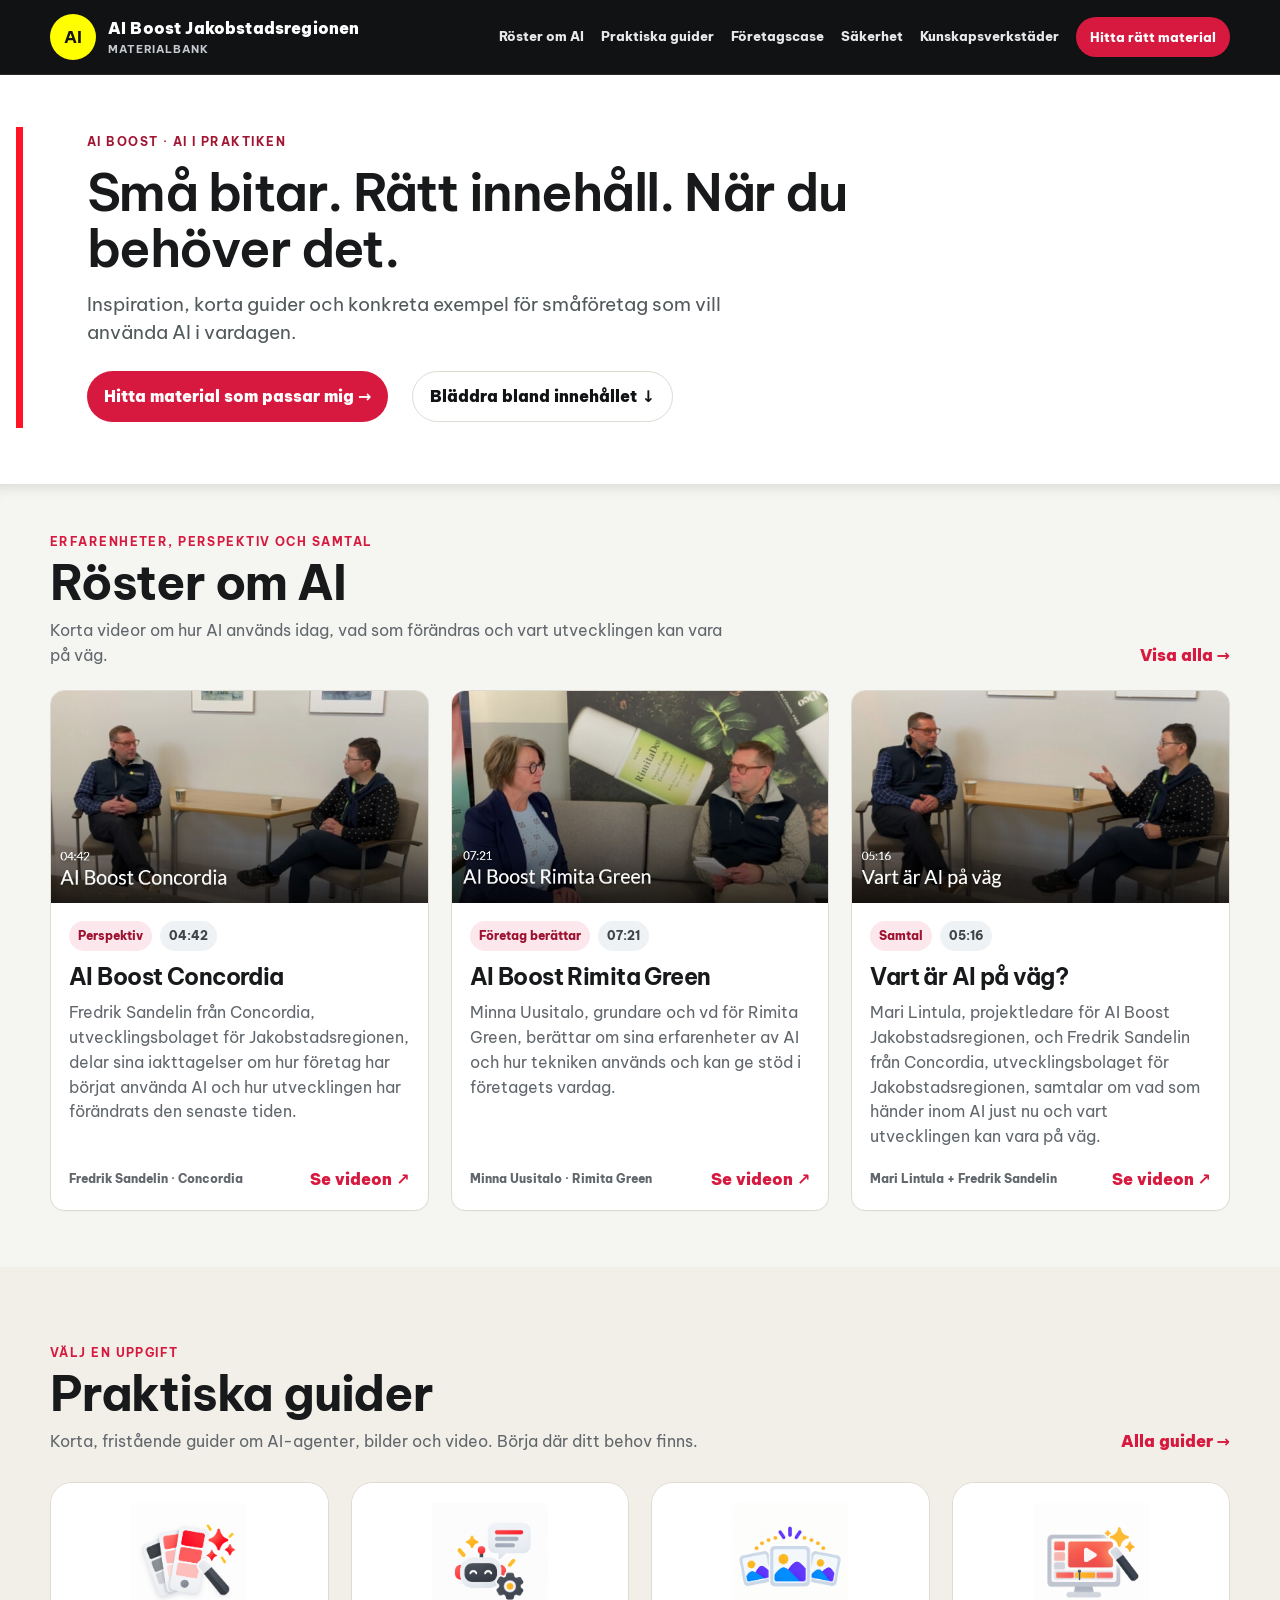
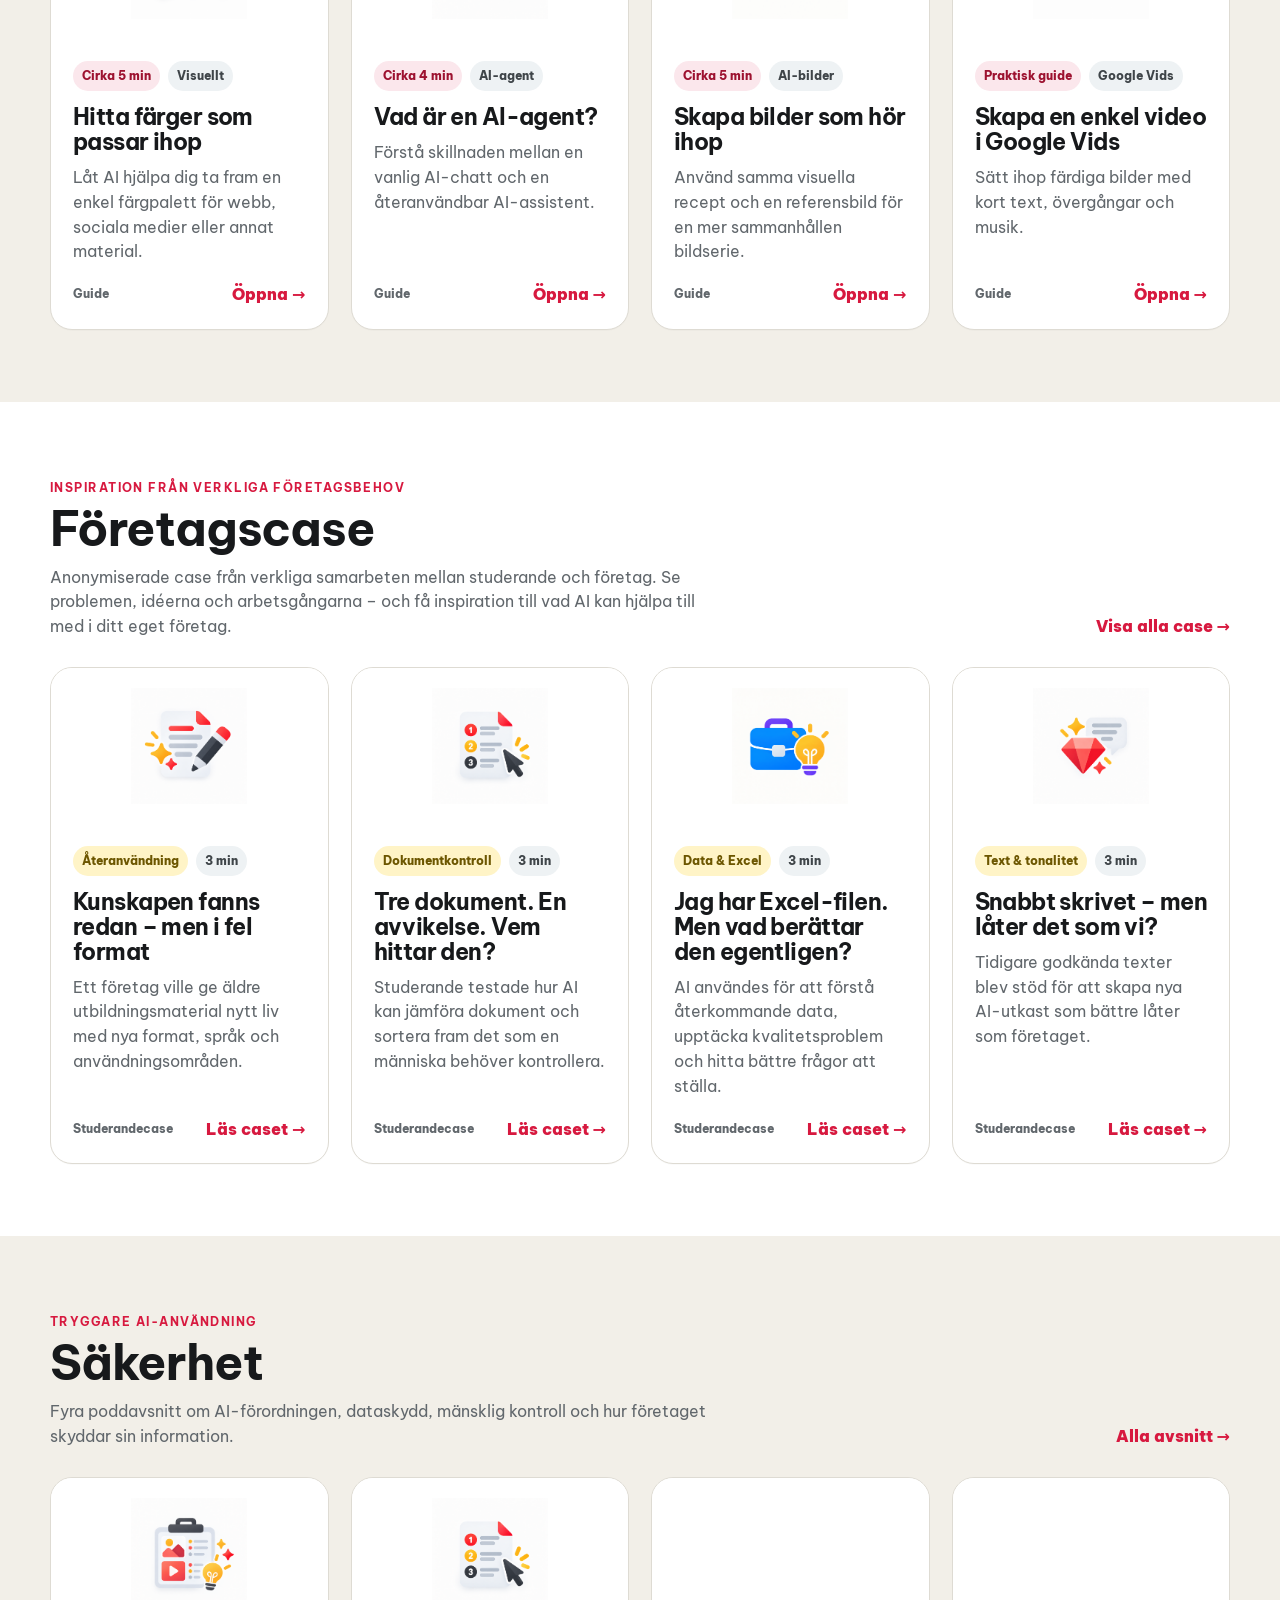
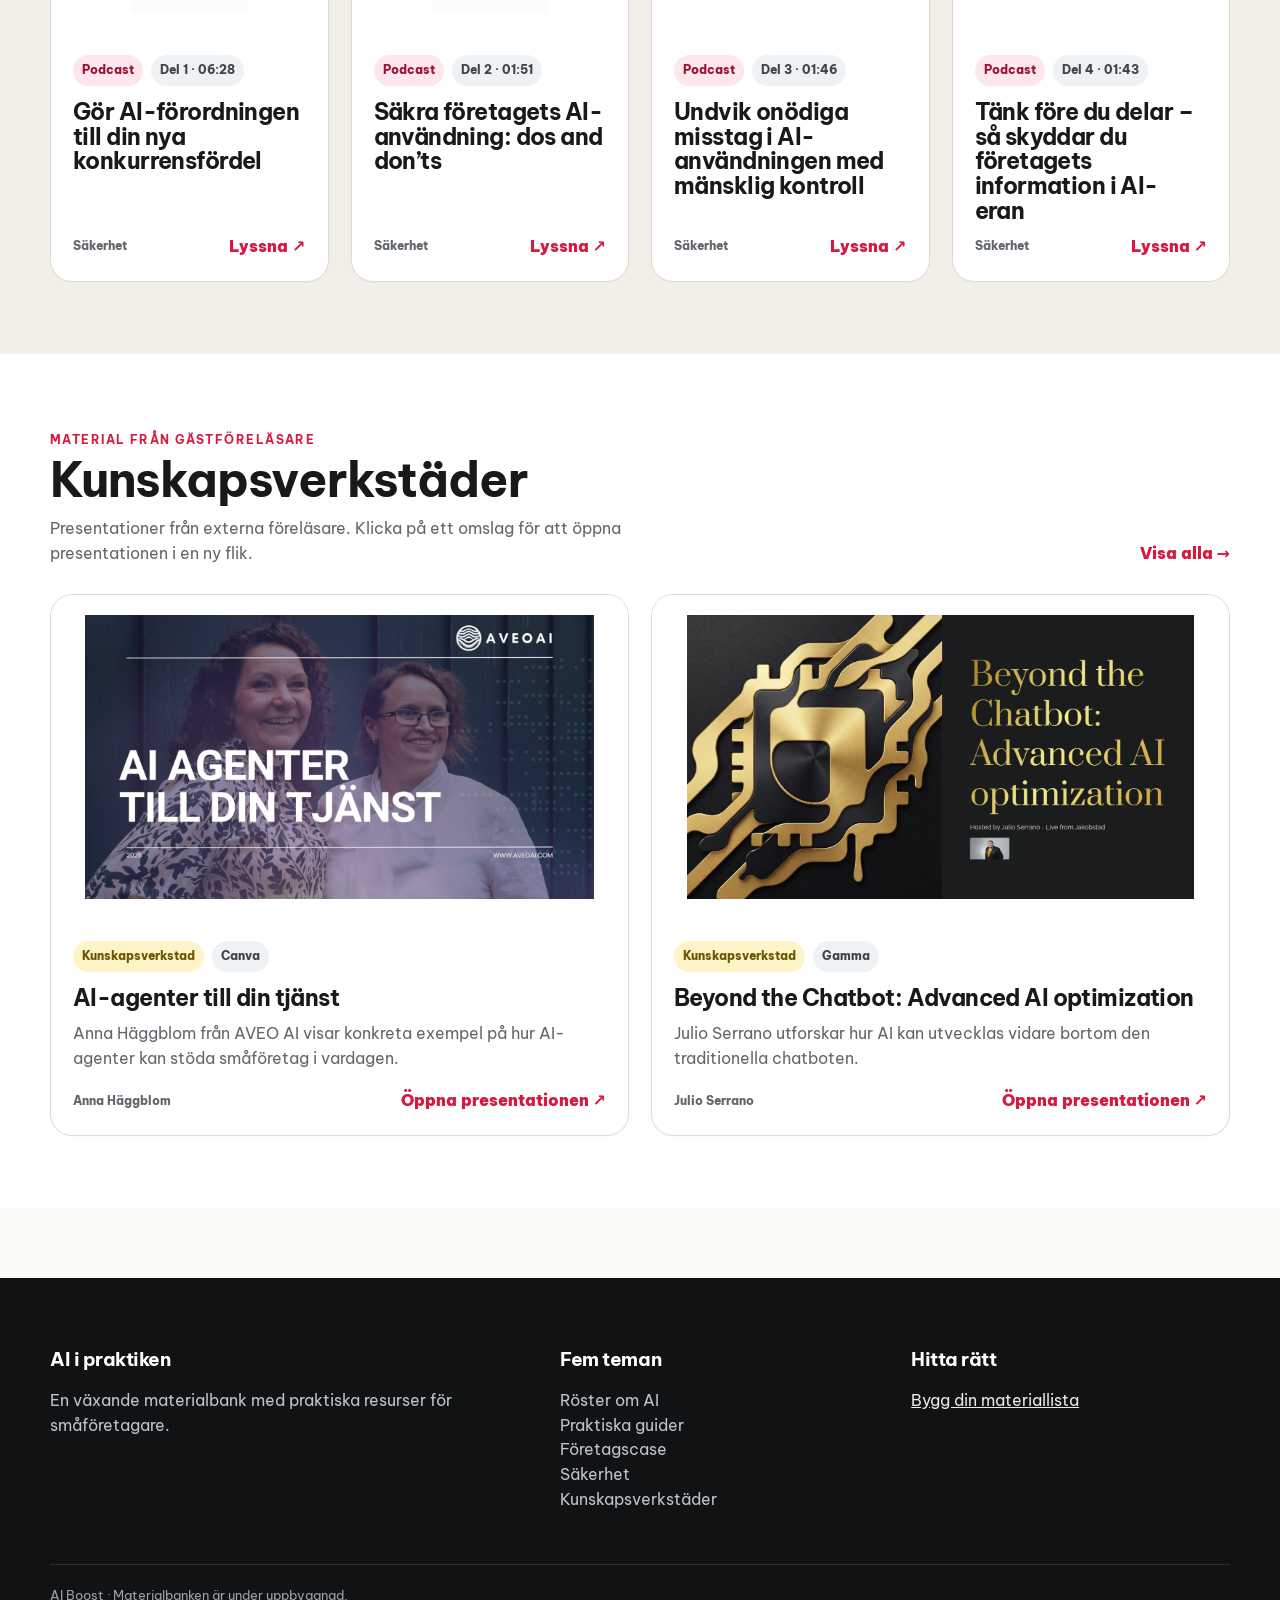
<file: index.html>
<!doctype html>
<html lang="sv">
<head>
  <meta charset="utf-8">
  <meta name="viewport" content="width=device-width,initial-scale=1">
  <meta name="description" content="Korta AI-guider, erfarenheter, perspektiv och samtal om AI, studerandecase, säkerhetsmaterial och kunskapsverkstäder för småföretagare.">
  <title>Materialbank · AI i praktiken</title>
  <link rel="stylesheet" href="assets/css/shared.css">
  <script defer src="assets/js/shared.js"></script>
  <style>
    .workshop-cover { display:block; overflow:hidden; line-height:0; }
    .workshop-cover img { display:block; width:100%; aspect-ratio:16/9; object-fit:cover; }
    .workshop-cover:focus-visible { outline:3px solid #b91c3b; outline-offset:3px; }
  .podcast-cover{display:block;overflow:hidden;line-height:0}.podcast-cover:focus-visible{outline:3px solid #b91c3b;outline-offset:3px}.podcast-summary{border-top:1px solid var(--line);margin-top:14px;padding-top:10px}.podcast-summary summary{cursor:pointer;font-weight:700;color:var(--ink)}.summary-language h4{margin:14px 0 5px}.summary-language p{margin:0 0 10px}
.podcast-grid{grid-template-columns:repeat(4,minmax(0,1fr))}
@media(max-width:980px){.podcast-grid{grid-template-columns:repeat(2,minmax(0,1fr))}}
@media(max-width:620px){.podcast-grid{grid-template-columns:1fr}}

    /* Startsidan följer den nya, luftigare riktningen utan att ändra sidornas gemensamma CSS. */
    .page-index .global-site-header .brand-mark{
      flex:0 0 46px;width:46px;height:46px;border-radius:50%;
      margin:0;background:#ffff00;color:#111314;
      display:grid;place-items:center;font-size:17px;font-weight:700;
    }
    .page-index .global-site-header .brand-mark::after{content:"AI"}
    .page-index .landing-hero{
      min-height:0;background:#fff;color:#17191a;border:0;overflow:hidden;
    }
    .page-index .landing-hero::before,.page-index .landing-hero::after{display:none}
    .page-index .landing-hero .hero-inner{
      width:min(1280px,calc(100% - 32px));padding:52px 0 56px;
    }
    .page-index .landing-hero .hero-copy{
      max-width:none;border-left:7px solid #ff1325;
      padding:6px 0 6px clamp(18px,5vw,64px);
    }
    .page-index .landing-hero .eyebrow{
      display:block;margin:0 0 12px;padding:0;border-radius:0;
      color:#a31532;background:transparent;
    }
    .page-index .landing-hero h1{
      max-width:900px;margin:0 0 14px;color:#17191a;
      font-size:clamp(32px,5vw,52px);font-weight:600;
      line-height:1.08;letter-spacing:-.03em;
    }
    .page-index .landing-hero p{
      max-width:680px;margin:0;color:#525a5c;
      font-size:clamp(16px,2vw,19px);line-height:1.5;
    }
    .page-index .landing-hero .hero-actions{
      gap:14px 24px;margin-top:24px;
    }
    .page-index #foretag-berattar{
      padding:44px 0 56px;background:#f5f5f2;
    }
    .page-index #foretag-berattar .section-header{margin-bottom:22px}
    .page-index .video-card{border-radius:14px}
    .page-index .voice-cover{
      display:block;overflow:hidden;aspect-ratio:16/9;line-height:0;
    }
    .page-index .voice-cover img{
      display:block;width:100%;height:100%;aspect-ratio:16/9;
      object-fit:cover!important;padding:0!important;
    }
    .page-index .video-card .entry-body{padding:18px}
    .page-index .voice-cover:focus-visible{
      outline:3px solid #ff1325;outline-offset:-3px;
    }
    @media(max-width:760px){
      .page-index .landing-hero .hero-inner{padding:38px 0 42px}
      .page-index #foretag-berattar{padding:36px 0 44px}
    }

  
    /* A shorter preview on phones; all material remains on the theme pages. */
    .page-index .mobile-browse-all{display:none}
    @media(max-width:680px){
      .page-index .portal-section > .container > .grid{grid-template-columns:1fr}
      .page-index .portal-section > .container > .grid > .entry-card:nth-child(n+3){display:none}
      .page-index #sa-har-gor-du > .container > .grid > .entry-card:nth-child(2){order:-1}
      .page-index .mobile-browse-all{display:block;margin:22px 0 0}
    }
</style>
</head>
<body class="page-index">
<a class="skip-link" href="#main">Hoppa till innehållet</a>
<header class="site-header"></header>
<main id="main">
  <section class="landing-hero">
    <div class="hero-inner"><div class="hero-copy">
      <span class="eyebrow">AI Boost · AI i praktiken</span>
      <h1>Små bitar. Rätt innehåll. När du behöver det.</h1>
      <p>Inspiration, korta guider och konkreta exempel för småföretag som vill använda AI i vardagen.</p>
      <div class="hero-actions"><a class="btn btn-primary" href="hitta.html">Hitta material som passar mig →</a><a class="btn btn-light" href="#foretag-berattar">Bläddra bland innehållet ↓</a></div>
    </div></div>
  </section>
  
<section class="portal-section" id="foretag-berattar" style="box-shadow: inset 0 14px 16px -14px rgba(17, 19, 20, 0.18);"><div class="container"><div class="section-header"><div><span class="eyebrow">Erfarenheter, perspektiv och samtal</span><h2>Röster om AI</h2><p>Korta videor om hur AI används idag, vad som förändras och vart utvecklingen kan vara på väg.</p></div><a class="link" href="foretag-berattar.html">Visa alla →</a></div><div class="grid grid-3">
  <article class="entry-card illustration-card video-card"><a class="voice-cover" href="https://video.novia.fi/media/AI+Boost+Concordia/0_kg3w6xwl" target="_blank" rel="noopener noreferrer" aria-label="Öppna videon AI Boost Concordia i en ny flik"><img src="assets/images/voices/ai-boost-concordia.jpg" alt="Stillbild från videon AI Boost Concordia" loading="lazy" decoding="async"></a><div class="entry-body"><div class="meta"><span class="chip red">Perspektiv</span><span class="chip">04:42</span></div><h3>AI Boost Concordia</h3><p>Fredrik Sandelin från Concordia, utvecklingsbolaget för Jakobstadsregionen, delar sina iakttagelser om hur företag har börjat använda AI och hur utvecklingen har förändrats den senaste tiden.</p><div class="card-cta-row"><span class="card-type">Fredrik Sandelin · Concordia</span><a class="card-link" href="https://video.novia.fi/media/AI+Boost+Concordia/0_kg3w6xwl" target="_blank" rel="noopener noreferrer">Se videon ↗</a></div></div></article>
  <article class="entry-card illustration-card video-card"><a class="voice-cover" href="https://video.novia.fi/media/AI+Boost+Rimita+Green/0_vdpmho92" target="_blank" rel="noopener noreferrer" aria-label="Öppna videon AI Boost Rimita Green i en ny flik"><img src="assets/images/voices/ai-boost-rimita-green.jpg" alt="Stillbild från videon AI Boost Rimita Green" loading="lazy" decoding="async"></a><div class="entry-body"><div class="meta"><span class="chip red">Företag berättar</span><span class="chip">07:21</span></div><h3>AI Boost Rimita Green</h3><p>Minna Uusitalo, grundare och vd för Rimita Green, berättar om sina erfarenheter av AI och hur tekniken används och kan ge stöd i företagets vardag.</p><div class="card-cta-row"><span class="card-type">Minna Uusitalo · Rimita Green</span><a class="card-link" href="https://video.novia.fi/media/AI+Boost+Rimita+Green/0_vdpmho92" target="_blank" rel="noopener noreferrer">Se videon ↗</a></div></div></article>
  <article class="entry-card illustration-card video-card"><a class="voice-cover" href="https://video.novia.fi/media/Vart+a%CC%88r+AI+pa%CC%8A+va%CC%88g/0_exvmksa3" target="_blank" rel="noopener noreferrer" aria-label="Öppna videon Vart är AI på väg? i en ny flik"><img src="assets/images/voices/vart-ar-ai-pa-vag.jpg" alt="Stillbild från videon Vart är AI på väg?" loading="lazy" decoding="async"></a><div class="entry-body"><div class="meta"><span class="chip red">Samtal</span><span class="chip">05:16</span></div><h3>Vart är AI på väg?</h3><p>Mari Lintula, projektledare för AI Boost Jakobstadsregionen, och Fredrik Sandelin från Concordia, utvecklingsbolaget för Jakobstadsregionen, samtalar om vad som händer inom AI just nu och vart utvecklingen kan vara på väg.</p><div class="card-cta-row"><span class="card-type">Mari Lintula + Fredrik Sandelin</span><a class="card-link" href="https://video.novia.fi/media/Vart+a%CC%88r+AI+pa%CC%8A+va%CC%88g/0_exvmksa3" target="_blank" rel="noopener noreferrer">Se videon ↗</a></div></div></article>
</div><p class="mobile-browse-all"><a class="btn btn-light" href="foretag-berattar.html">Se alla videor →</a></p></div></section><section class="portal-section soft" id="sa-har-gor-du"><div class="container"><div class="section-header"><div><span class="eyebrow">Välj en uppgift</span><h2>Praktiska guider</h2><p>Korta, fristående guider om AI-agenter, bilder och video. Börja där ditt behov finns.</p></div><a class="link" href="sa-har-gor-du.html">Alla guider →</a></div><div class="grid grid-4"><article class="entry-card illustration-card"><img src="assets/images/illustrations/ai-color-palette-wand.png" alt=""><div class="entry-body"><div class="meta"><span class="chip red">Cirka 5 min</span><span class="chip ">Visuellt</span></div><h3>Hitta färger som passar ihop</h3><p>Låt AI hjälpa dig ta fram en enkel färgpalett för webb, sociala medier eller annat material.</p><div class="card-cta-row"><span class="card-type">Guide</span><a class="card-link" href="skapa-video/02-hitta-farger-med-ai.html">Öppna →</a></div></div></article><article class="entry-card illustration-card"><img src="assets/images/illustrations/friendly-ai-chatbot-settings.png" alt=""><div class="entry-body"><div class="meta"><span class="chip red">Cirka 4 min</span><span class="chip ">AI-agent</span></div><h3>Vad är en AI-agent?</h3><p>Förstå skillnaden mellan en vanlig AI-chatt och en återanvändbar AI-assistent.</p><div class="card-cta-row"><span class="card-type">Guide</span><a class="card-link" href="01-vad-ar-en-ai-agent.html">Öppna →</a></div></div></article><article class="entry-card illustration-card"><img src="assets/images/illustrations/consistent-ai-image-series.png" alt=""><div class="entry-body"><div class="meta"><span class="chip red">Cirka 5 min</span><span class="chip ">AI-bilder</span></div><h3>Skapa bilder som hör ihop</h3><p>Använd samma visuella recept och en referensbild för en mer sammanhållen bildserie.</p><div class="card-cta-row"><span class="card-type">Guide</span><a class="card-link" href="skapa-video/04-skapa-bilder-som-hor-ihop.html">Öppna →</a></div></div></article><article class="entry-card illustration-card"><img src="assets/images/illustrations/ai-video-editing-magic.png" alt=""><div class="entry-body"><div class="meta"><span class="chip red">Praktisk guide</span><span class="chip ">Google Vids</span></div><h3>Skapa en enkel video i Google Vids</h3><p>Sätt ihop färdiga bilder med kort text, övergångar och musik.</p><div class="card-cta-row"><span class="card-type">Guide</span><a class="card-link" href="google-vids-snabbstart-smaforetagare.html">Öppna →</a></div></div></article></div><p class="mobile-browse-all"><a class="btn btn-light" href="sa-har-gor-du.html">Se alla praktiska guider →</a></p></div></section><section class="portal-section" id="studerande-foretag"><div class="container"><div class="section-header"><div><span class="eyebrow">Inspiration från verkliga företagsbehov</span><h2>Företagscase</h2><p>Anonymiserade case från verkliga samarbeten mellan studerande och företag. Se problemen, idéerna och arbetsgångarna – och få inspiration till vad AI kan hjälpa till med i ditt eget företag.</p></div><a class="link" href="foretagscase/index.html">Visa alla case →</a></div><div class="grid grid-4">
<article class="entry-card illustration-card"><img src="assets/images/illustrations/creative-document-editing.png" alt=""><div class="entry-body"><div class="meta"><span class="chip yellow">Återanvändning</span><span class="chip">3 min</span></div><h3>Kunskapen fanns redan – men i fel format</h3><p>Ett företag ville ge äldre utbildningsmaterial nytt liv med nya format, språk och användningsområden.</p><div class="card-cta-row"><span class="card-type">Studerandecase</span><a class="card-link" href="foretagscase/01-atervinn-befintligt-material.html">Läs caset →</a></div></div></article>
<article class="entry-card illustration-card"><img src="assets/images/illustrations/numbered-checklist-cursor.png" alt=""><div class="entry-body"><div class="meta"><span class="chip yellow">Dokumentkontroll</span><span class="chip">3 min</span></div><h3>Tre dokument. En avvikelse. Vem hittar den?</h3><p>Studerande testade hur AI kan jämföra dokument och sortera fram det som en människa behöver kontrollera.</p><div class="card-cta-row"><span class="card-type">Studerandecase</span><a class="card-link" href="foretagscase/02-jamfor-dokument.html">Läs caset →</a></div></div></article>
<article class="entry-card illustration-card"><img src="assets/images/illustrations/business-idea-lightbulb.png" alt=""><div class="entry-body"><div class="meta"><span class="chip yellow">Data &amp; Excel</span><span class="chip">3 min</span></div><h3>Jag har Excel-filen. Men vad berättar den egentligen?</h3><p>AI användes för att förstå återkommande data, upptäcka kvalitetsproblem och hitta bättre frågor att ställa.</p><div class="card-cta-row"><span class="card-type">Studerandecase</span><a class="card-link" href="foretagscase/03-forsta-exceldata.html">Läs caset →</a></div></div></article>
<article class="entry-card illustration-card"><img src="assets/images/illustrations/ai-gem-chat.png" alt=""><div class="entry-body"><div class="meta"><span class="chip yellow">Text &amp; tonalitet</span><span class="chip">3 min</span></div><h3>Snabbt skrivet – men låter det som vi?</h3><p>Tidigare godkända texter blev stöd för att skapa nya AI-utkast som bättre låter som företaget.</p><div class="card-cta-row"><span class="card-type">Studerandecase</span><a class="card-link" href="foretagscase/04-skriv-i-foretagets-rost.html">Läs caset →</a></div></div></article>
</div><p class="mobile-browse-all"><a class="btn btn-light" href="foretagscase/index.html">Se alla företagscase →</a></p></div></section><section class="portal-section soft" id="sakerhet"><div class="container"><div class="section-header"><div><span class="eyebrow">Tryggare AI-användning</span><h2>Säkerhet</h2><p>Fyra poddavsnitt om AI-förordningen, dataskydd, mänsklig kontroll och hur företaget skyddar sin information.</p></div><a class="link" href="sakerhet.html">Alla avsnitt →</a></div><div class="grid podcast-grid">
<article class="entry-card illustration-card podcast-card"><a class="podcast-cover" href="https://video.novia.fi/media/Del+1+G%C3%B6r+AI-f%C3%B6rordningen+till+din+nya+konkurrensf%C3%B6rdel/0_0viuikf0" target="_blank" rel="noopener noreferrer" aria-label="Öppna poddavsnitt 1 i en ny flik"><img src="assets/images/illustrations/ai-content-planning-clipboard.png" alt="Illustration för poddavsnittet om EU:s AI-förordning" loading="lazy" decoding="async"></a><div class="entry-body"><div class="meta"><span class="chip red">Podcast</span><span class="chip">Del 1 · 06:28</span></div><h3>Gör AI-förordningen till din nya konkurrensfördel</h3><div class="card-cta-row"><span class="card-type">Säkerhet</span><a class="card-link" href="https://video.novia.fi/media/Del+1+G%C3%B6r+AI-f%C3%B6rordningen+till+din+nya+konkurrensf%C3%B6rdel/0_0viuikf0" target="_blank" rel="noopener noreferrer">Lyssna ↗</a></div></div></article>
<article class="entry-card illustration-card podcast-card"><a class="podcast-cover" href="https://video.novia.fi/media/Del+2+S%C3%A4kra+f%C3%B6retagets+AI-anv%C3%A4ndning+dos+n+donts/0_l7pray80" target="_blank" rel="noopener noreferrer" aria-label="Öppna poddavsnitt 2 i en ny flik"><img src="assets/images/illustrations/numbered-checklist-cursor.png" alt="Illustration för poddavsnittet om säkra arbetssätt med AI" loading="lazy" decoding="async"></a><div class="entry-body"><div class="meta"><span class="chip red">Podcast</span><span class="chip">Del 2 · 01:51</span></div><h3>Säkra företagets AI-användning: dos and don’ts</h3><div class="card-cta-row"><span class="card-type">Säkerhet</span><a class="card-link" href="https://video.novia.fi/media/Del+2+S%C3%A4kra+f%C3%B6retagets+AI-anv%C3%A4ndning+dos+n+donts/0_l7pray80" target="_blank" rel="noopener noreferrer">Lyssna ↗</a></div></div></article>
<article class="entry-card illustration-card podcast-card"><a class="podcast-cover" href="https://video.novia.fi/media/del+3+undvik+on%C3%B6diga+misstag+i+ai-anv%C3%A4ndningen+med+m%C3%A4nsklig+kontroll/0_vuhvkl0r/858207" target="_blank" rel="noopener noreferrer" aria-label="Öppna poddavsnitt 3 i en ny flik"><img src="assets/images/illustrations/friendly-ai-automation-checklist.png" alt="Illustration för poddavsnittet om mänsklig kontroll av AI" loading="lazy" decoding="async"></a><div class="entry-body"><div class="meta"><span class="chip red">Podcast</span><span class="chip">Del 3 · 01:46</span></div><h3>Undvik onödiga misstag i AI-användningen med mänsklig kontroll</h3><div class="card-cta-row"><span class="card-type">Säkerhet</span><a class="card-link" href="https://video.novia.fi/media/del+3+undvik+on%C3%B6diga+misstag+i+ai-anv%C3%A4ndningen+med+m%C3%A4nsklig+kontroll/0_vuhvkl0r/858207" target="_blank" rel="noopener noreferrer">Lyssna ↗</a></div></div></article>
<article class="entry-card illustration-card podcast-card"><a class="podcast-cover" href="https://video.novia.fi/media/del+4+t%C3%A4nk+f%C3%B6re+du+delar+%E2%80%93+s%C3%A5+skyddar+du+f%C3%B6retagets+information+i+ai-eran/0_142wi3vn/858207" target="_blank" rel="noopener noreferrer" aria-label="Öppna poddavsnitt 4 i en ny flik"><img src="assets/images/illustrations/secure-voice-chat-shield.png" alt="Illustration för poddavsnittet om att skydda företagets information" loading="lazy" decoding="async"></a><div class="entry-body"><div class="meta"><span class="chip red">Podcast</span><span class="chip">Del 4 · 01:43</span></div><h3>Tänk före du delar – så skyddar du företagets information i AI-eran</h3><div class="card-cta-row"><span class="card-type">Säkerhet</span><a class="card-link" href="https://video.novia.fi/media/del+4+t%C3%A4nk+f%C3%B6re+du+delar+%E2%80%93+s%C3%A5+skyddar+du+f%C3%B6retagets+information+i+ai-eran/0_142wi3vn/858207" target="_blank" rel="noopener noreferrer">Lyssna ↗</a></div></div></article>
</div><p class="mobile-browse-all"><a class="btn btn-light" href="sakerhet.html">Se alla säkerhetsavsnitt →</a></p></div></section><section class="portal-section" id="kunskapsverkstader"><div class="container"><div class="section-header"><div><span class="eyebrow">Material från gästföreläsare</span><h2>Kunskapsverkstäder</h2><p>Presentationer från externa föreläsare. Klicka på ett omslag för att öppna presentationen i en ny flik.</p></div><a class="link" href="kunskapsverkstader.html">Visa alla →</a></div><div class="grid grid-2">
  <article class="entry-card illustration-card workshop-card"><a class="workshop-cover" href="https://www.canva.com/design/DAG4Tw3Ht5U/Wo9PWU7QAGArMmmlsU_dNQ/view?utm_content=DAG4Tw3Ht5U&amp;utm_campaign=designshare&amp;utm_medium=link2&amp;utm_source=uniquelinks&amp;utlId=h24df236371#9" target="_blank" rel="noopener noreferrer" aria-label="Öppna Anna Häggbloms Canva-presentation i en ny flik"><img src="assets/images/workshops/anna-haggblom-ai-agenter.jpg" alt="Omslaget till presentationen AI-agenter till din tjänst från AVEO AI" loading="lazy" decoding="async"></a><div class="entry-body"><div class="meta"><span class="chip yellow">Kunskapsverkstad</span><span class="chip">Canva</span></div><h3>AI-agenter till din tjänst</h3><p>Anna Häggblom från AVEO AI visar konkreta exempel på hur AI-agenter kan stöda småföretag i vardagen.</p><div class="card-cta-row"><span class="card-type">Anna Häggblom</span><a class="card-link" href="https://www.canva.com/design/DAG4Tw3Ht5U/Wo9PWU7QAGArMmmlsU_dNQ/view?utm_content=DAG4Tw3Ht5U&amp;utm_campaign=designshare&amp;utm_medium=link2&amp;utm_source=uniquelinks&amp;utlId=h24df236371#9" target="_blank" rel="noopener noreferrer">Öppna presentationen ↗</a></div></div></article>
  <article class="entry-card illustration-card workshop-card"><a class="workshop-cover" href="https://gamma.app/docs/Beyond-the-Chatbot-Advanced-AI-optimization-m4lkj3m9h8tm0np?mode=doc" target="_blank" rel="noopener noreferrer" aria-label="Öppna Julio Serranos Gamma-presentation i en ny flik"><img src="assets/images/workshops/julio-serrano-beyond-the-chatbot.jpg" alt="Omslaget till Beyond the Chatbot: Advanced AI optimization" loading="lazy" decoding="async"></a><div class="entry-body"><div class="meta"><span class="chip yellow">Kunskapsverkstad</span><span class="chip">Gamma</span></div><h3>Beyond the Chatbot: Advanced AI optimization</h3><p>Julio Serrano utforskar hur AI kan utvecklas vidare bortom den traditionella chatboten.</p><div class="card-cta-row"><span class="card-type">Julio Serrano</span><a class="card-link" href="https://gamma.app/docs/Beyond-the-Chatbot-Advanced-AI-optimization-m4lkj3m9h8tm0np?mode=doc" target="_blank" rel="noopener noreferrer">Öppna presentationen ↗</a></div></div></article>
</div></div></section>
</main>
<footer class="site-footer"><div class="container"><div class="footer-grid"><div><h3>AI i praktiken</h3><p>En växande materialbank med praktiska resurser för småföretagare.</p></div><div><h3>Fem teman</h3><p>Röster om AI<br>Praktiska guider<br>Företagscase<br>Säkerhet<br>Kunskapsverkstäder</p></div><div><h3>Hitta rätt</h3><p><a href="hitta.html">Bygg din materiallista</a></p></div></div><div class="footer-note">AI Boost · Materialbanken är under uppbyggnad.</div></div></footer>
</body></html>
</file>
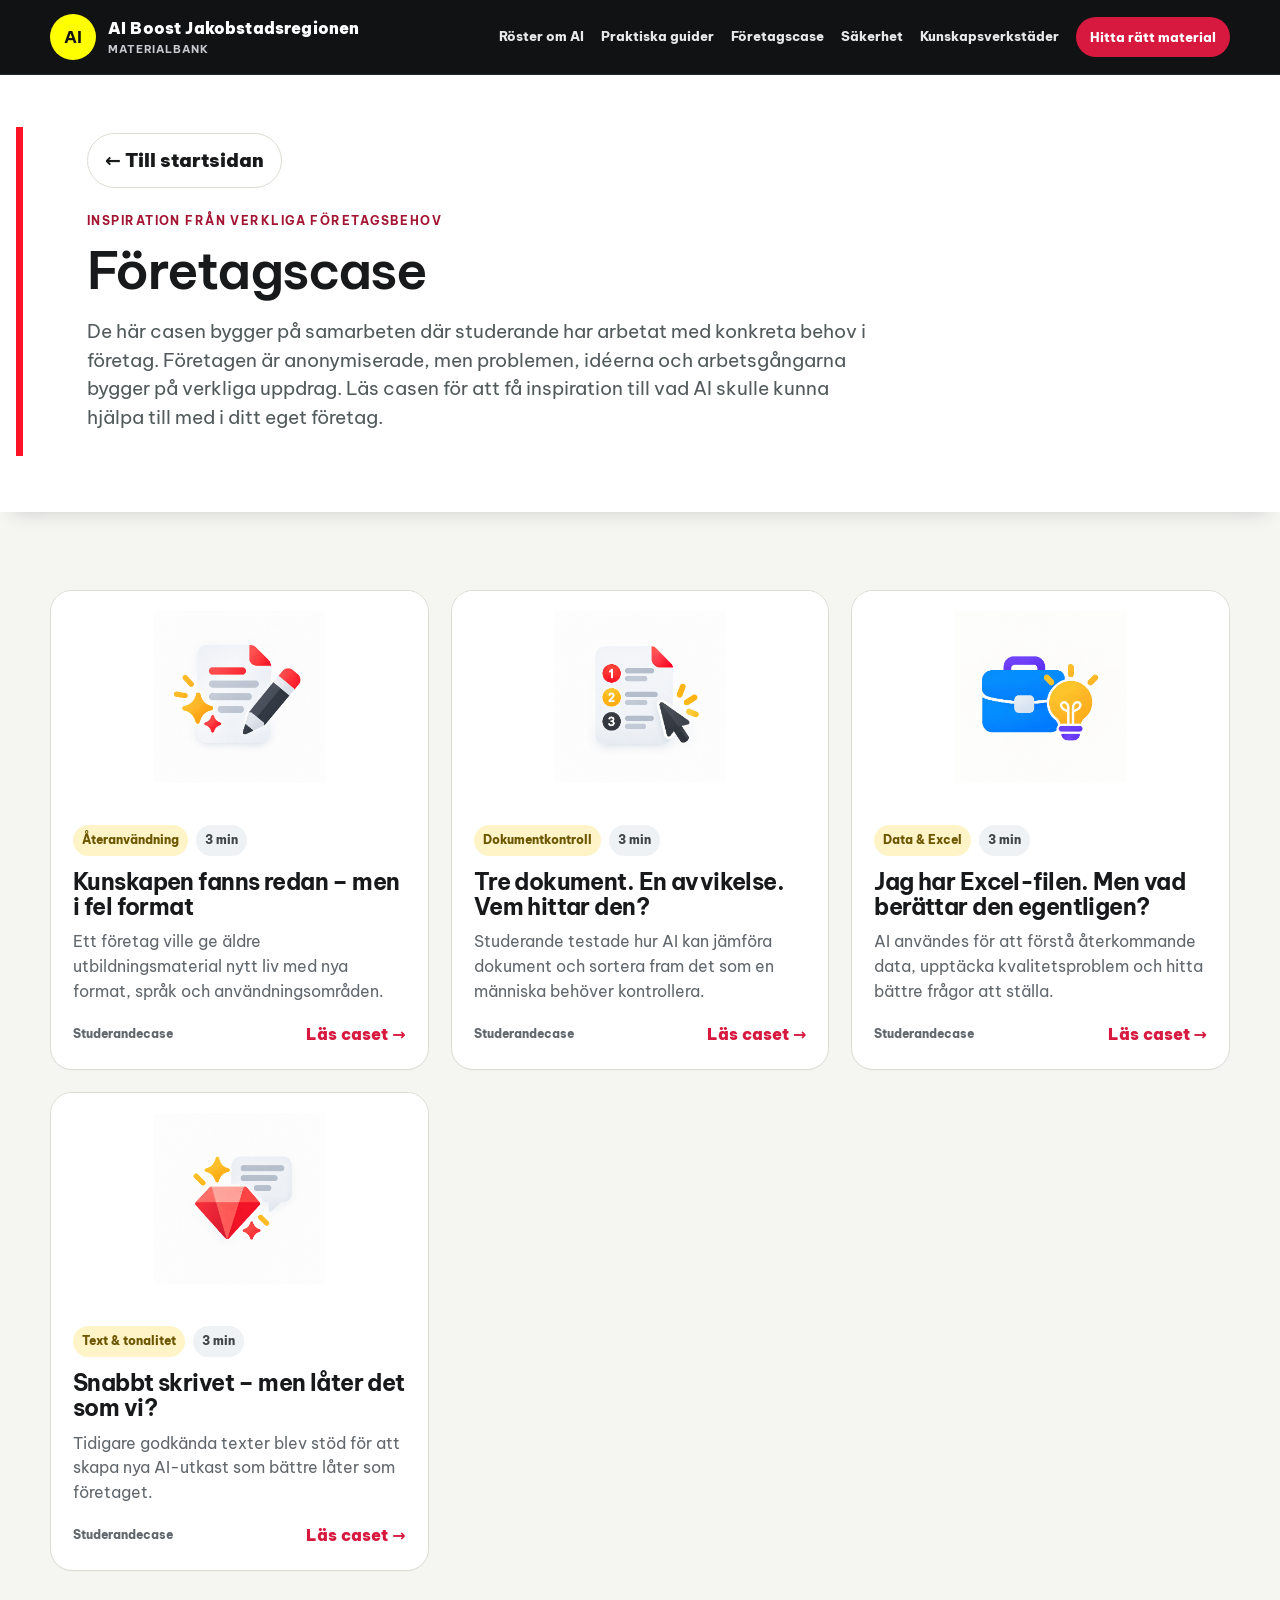
<file: foretagscase/index.html>
<!doctype html>
<html lang="sv">
<head>
  <meta charset="utf-8">
  <meta name="viewport" content="width=device-width,initial-scale=1">
  <meta name="description" content="Anonymiserade företagscase från samarbeten där studerande arbetat med konkreta företagsbehov och AI i praktiken.">
  <title>Företagscase · AI i praktiken</title>
  <link rel="stylesheet" href="../assets/css/shared.css">
  <script defer src="../assets/js/shared.js"></script>
</head>
<body class="page-theme">
<a class="skip-link" href="#main">Hoppa till innehållet</a>
<header class="site-header"></header>

<section class="theme-hero">
  <div class="container">
    <p class="section-back"><a class="btn btn-light" href="../index.html">← Till startsidan</a></p>
    <span class="eyebrow">Inspiration från verkliga företagsbehov</span>
    <h1>Företagscase</h1>
    <p>De här casen bygger på samarbeten där studerande har arbetat med konkreta behov i företag. Företagen är anonymiserade, men problemen, idéerna och arbetsgångarna bygger på verkliga uppdrag. Läs casen för att få inspiration till vad AI skulle kunna hjälpa till med i ditt eget företag.</p>
  </div>
</section>

<main id="main" class="theme-main">
  <div class="container">
    <div class="grid grid-3">

      <article class="entry-card illustration-card">
        <img src="../assets/images/illustrations/creative-document-editing.png" alt="">
        <div class="entry-body">
          <div class="meta"><span class="chip yellow">Återanvändning</span><span class="chip">3 min</span></div>
          <h3>Kunskapen fanns redan – men i fel format</h3>
          <p>Ett företag ville ge äldre utbildningsmaterial nytt liv med nya format, språk och användningsområden.</p>
          <div class="card-cta-row"><span class="card-type">Studerandecase</span><a class="card-link" href="01-atervinn-befintligt-material.html">Läs caset →</a></div>
        </div>
      </article>

      <article class="entry-card illustration-card">
        <img src="../assets/images/illustrations/numbered-checklist-cursor.png" alt="">
        <div class="entry-body">
          <div class="meta"><span class="chip yellow">Dokumentkontroll</span><span class="chip">3 min</span></div>
          <h3>Tre dokument. En avvikelse. Vem hittar den?</h3>
          <p>Studerande testade hur AI kan jämföra dokument och sortera fram det som en människa behöver kontrollera.</p>
          <div class="card-cta-row"><span class="card-type">Studerandecase</span><a class="card-link" href="02-jamfor-dokument.html">Läs caset →</a></div>
        </div>
      </article>

      <article class="entry-card illustration-card">
        <img src="../assets/images/illustrations/business-idea-lightbulb.png" alt="">
        <div class="entry-body">
          <div class="meta"><span class="chip yellow">Data &amp; Excel</span><span class="chip">3 min</span></div>
          <h3>Jag har Excel-filen. Men vad berättar den egentligen?</h3>
          <p>AI användes för att förstå återkommande data, upptäcka kvalitetsproblem och hitta bättre frågor att ställa.</p>
          <div class="card-cta-row"><span class="card-type">Studerandecase</span><a class="card-link" href="03-forsta-exceldata.html">Läs caset →</a></div>
        </div>
      </article>

      <article class="entry-card illustration-card">
        <img src="../assets/images/illustrations/ai-gem-chat.png" alt="">
        <div class="entry-body">
          <div class="meta"><span class="chip yellow">Text &amp; tonalitet</span><span class="chip">3 min</span></div>
          <h3>Snabbt skrivet – men låter det som vi?</h3>
          <p>Tidigare godkända texter blev stöd för att skapa nya AI-utkast som bättre låter som företaget.</p>
          <div class="card-cta-row"><span class="card-type">Studerandecase</span><a class="card-link" href="04-skriv-i-foretagets-rost.html">Läs caset →</a></div>
        </div>
      </article>

    </div>
  </div>
</main>
</body>
</html>
</file>
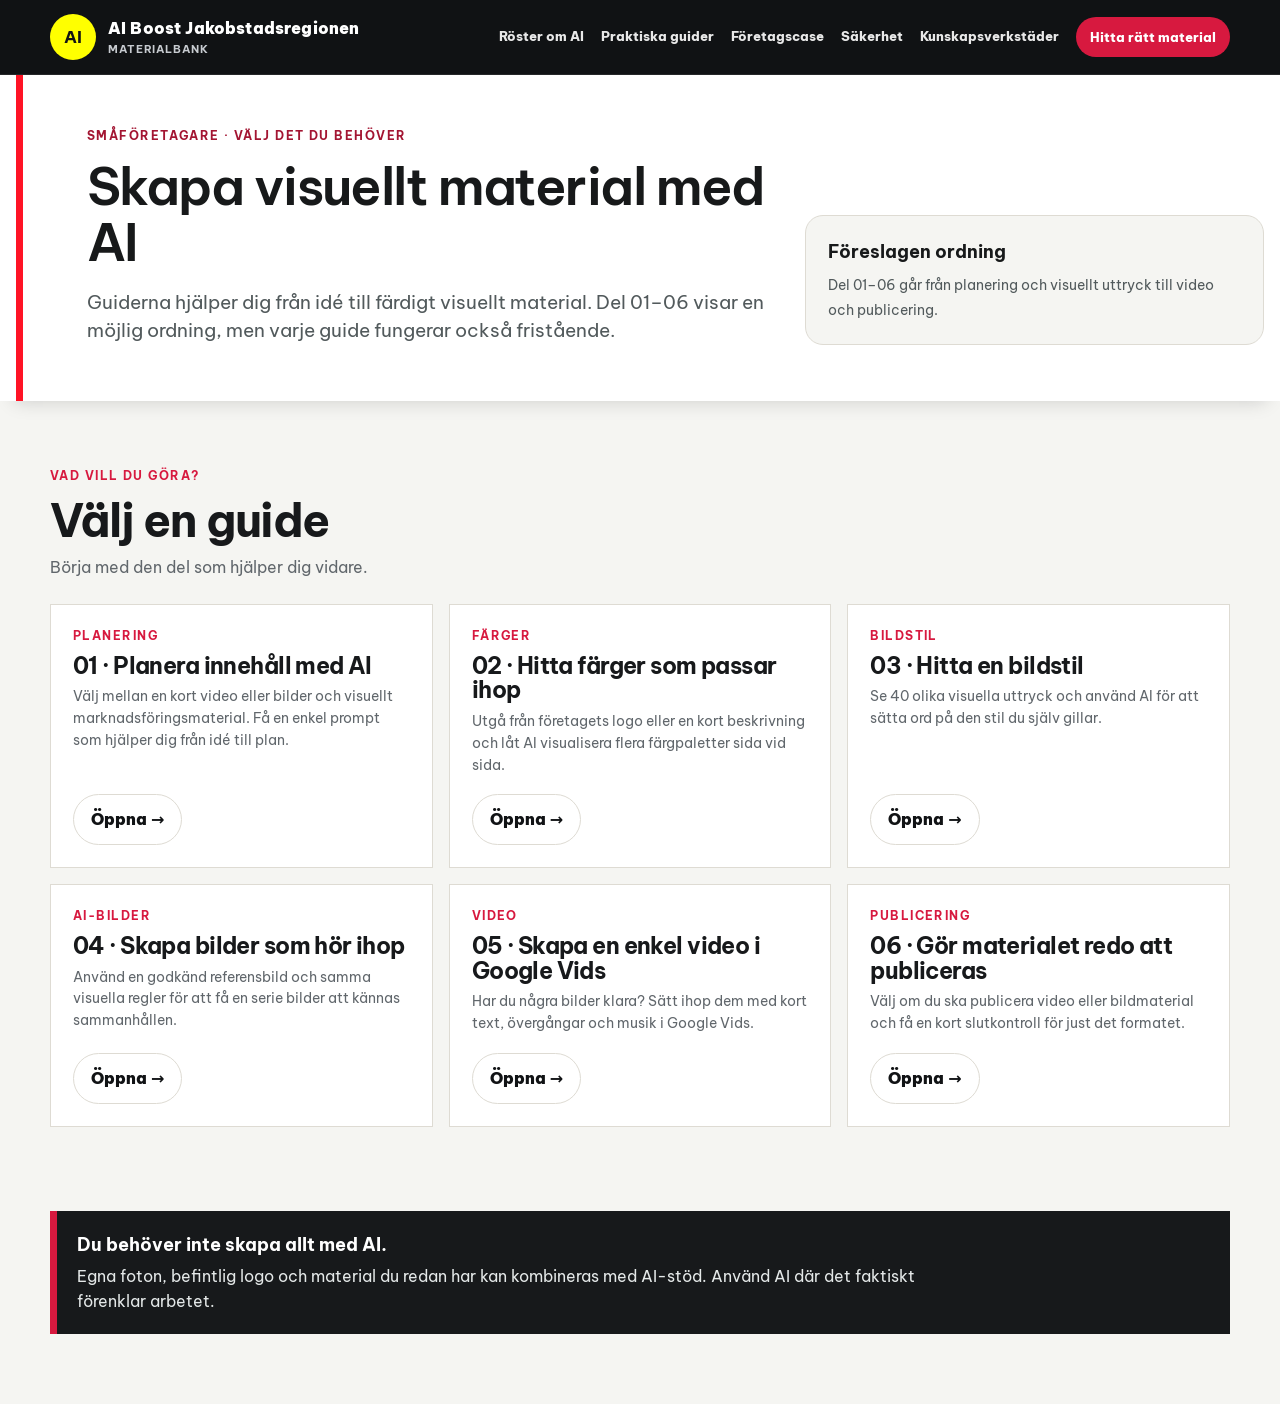
<file: skapa-video/index.html>
<!DOCTYPE html>
<html lang="sv">
<head>
<meta charset="utf-8"/>
<meta name="viewport" content="width=device-width, initial-scale=1"/>
<meta name="description" content="Korta fristående AI-guider för småföretagare som vill planera, formge, skapa och publicera visuellt material."/>
<title>Skapa visuellt material med AI · Novia</title>
<link rel="stylesheet" href="../assets/css/shared.css"/>
<script defer src="../assets/js/shared.js"></script>
</head>
<body class="page-video-series">
<a class="skip-link" href="#main">Hoppa till innehållet</a>
<header class="sitebar"><div class="sitebar-inner"><a class="brand" href="../index.html"><span class="brand-mark"></span>Novia · Praktisk AI-guide</a><div class="series">Visuellt material med AI</div></div></header>
<section class="hero"><div class="hero-inner hero-grid"><div><p class="eyebrow">Småföretagare · välj det du behöver</p><h1>Skapa visuellt material med AI</h1><p class="lead">Guiderna hjälper dig från idé till färdigt visuellt material. Del 01–06 visar en möjlig ordning, men varje guide fungerar också fristående.</p></div><div class="quick-card"><strong>Föreslagen ordning</strong><span>Del 01–06 går från planering och visuellt uttryck till video och publicering.</span></div></div></section>
<main id="main">

<section class="wide section"><div class="section-head"><p class="eyebrow">Vad vill du göra?</p><h2>Välj en guide</h2><p>Börja med den del som hjälper dig vidare.</p></div>
<div class="hub-grid">
<article><span class="topic">Planering</span><h2>01 · Planera innehåll med AI</h2><p>Välj mellan en kort video eller bilder och visuellt marknadsföringsmaterial. Få en enkel prompt som hjälper dig från idé till plan.</p><a class="btn secondary" href="01-planera-video-med-ai.html">Öppna →</a></article>
<article><span class="topic">Färger</span><h2>02 · Hitta färger som passar ihop</h2><p>Utgå från företagets logo eller en kort beskrivning och låt AI visualisera flera färgpaletter sida vid sida.</p><a class="btn secondary" href="02-hitta-farger-med-ai.html">Öppna →</a></article>
<article><span class="topic">Bildstil</span><h2>03 · Hitta en bildstil</h2><p>Se 40 olika visuella uttryck och använd AI för att sätta ord på den stil du själv gillar.</p><a class="btn secondary" href="03-valj-bildstil.html">Öppna →</a></article>
<article><span class="topic">AI-bilder</span><h2>04 · Skapa bilder som hör ihop</h2><p>Använd en godkänd referensbild och samma visuella regler för att få en serie bilder att kännas sammanhållen.</p><a class="btn secondary" href="04-skapa-bilder-som-hor-ihop.html">Öppna →</a></article>
<article><span class="topic">Video</span><h2>05 · Skapa en enkel video i Google Vids</h2><p>Har du några bilder klara? Sätt ihop dem med kort text, övergångar och musik i Google Vids.</p><a class="btn secondary" href="../google-vids-snabbstart-smaforetagare.html">Öppna →</a></article>
<article><span class="topic">Publicering</span><h2>06 · Gör materialet redo att publiceras</h2><p>Välj om du ska publicera video eller bildmaterial och få en kort slutkontroll för just det formatet.</p><a class="btn secondary" href="06-redo-att-publicera.html">Öppna →</a></article>
</div></section>
<section class="wide section"><div class="callout-dark"><strong>Du behöver inte skapa allt med AI.</strong><p>Egna foton, befintlig logo och material du redan har kan kombineras med AI-stöd. Använd AI där det faktiskt förenklar arbetet.</p></div></section>
</main>
</body></html>
</file>
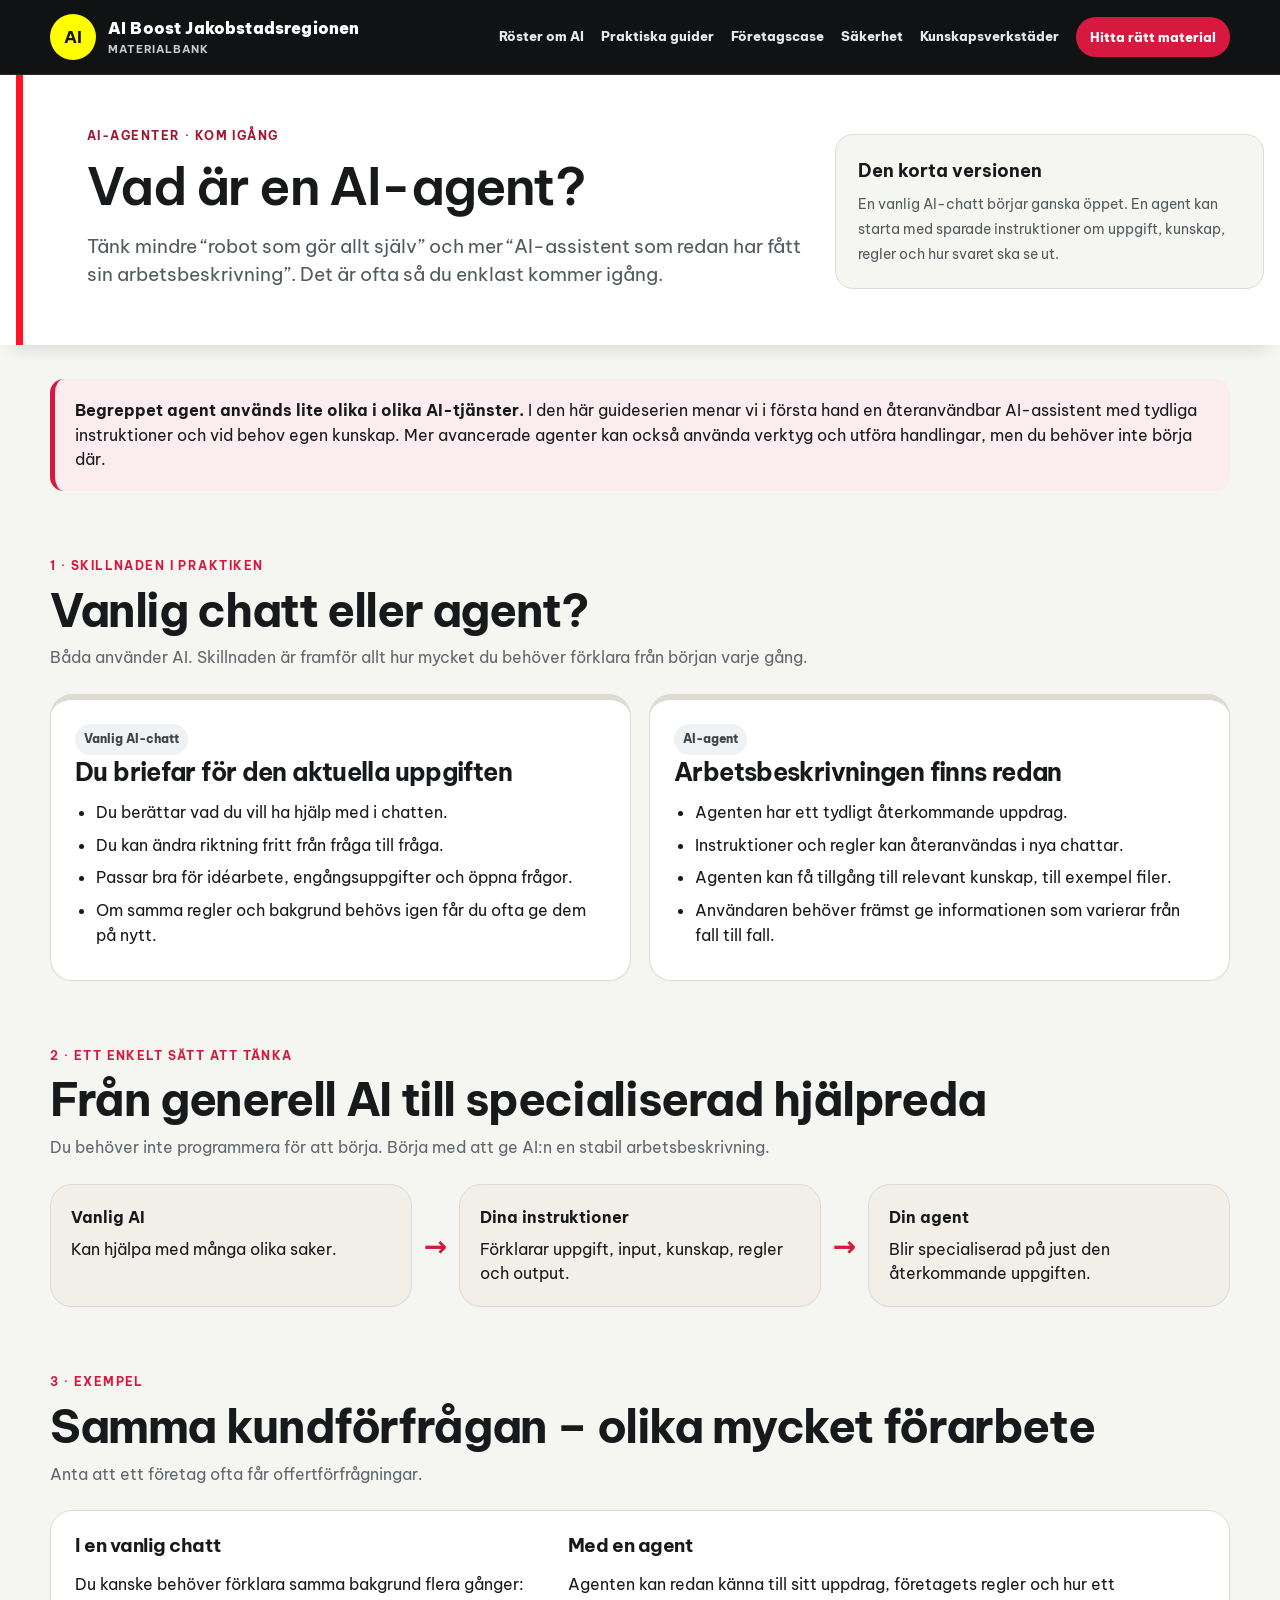
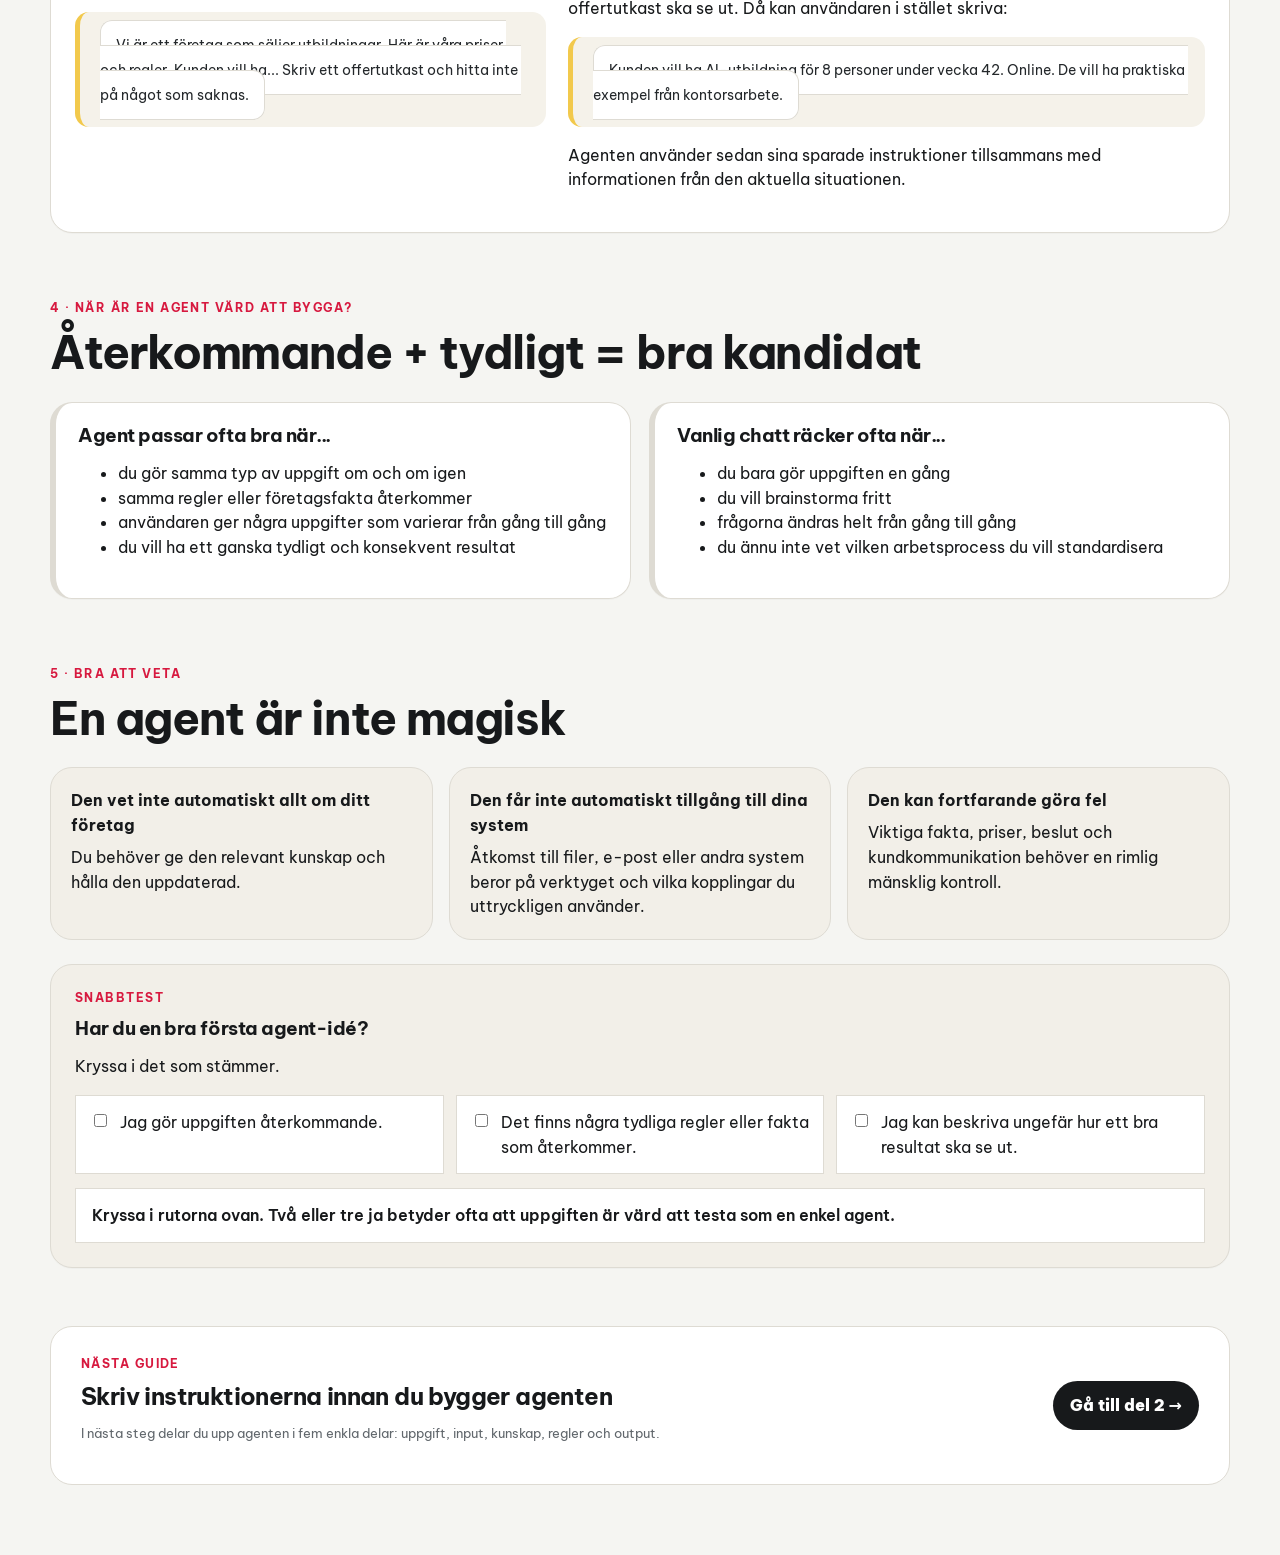
<file: 01-vad-ar-en-ai-agent.html>
<!DOCTYPE html>

<html lang="sv">
<head>
<meta charset="utf-8"/>
<meta content="width=device-width, initial-scale=1" name="viewport"/>
<meta content="En enkel introduktion för småföretagare: vad är en AI-agent och vad är skillnaden mellan en agent och en vanlig AI-chatt?" name="description"/>
<title>Vad är en AI-agent? · Novia</title>




<link href="assets/css/shared.css" rel="stylesheet"/><script defer="True" src="assets/js/shared.js"></script>
  <meta name="materialbank:id" content="ai-agent-intro">
  <meta name="materialbank:type" content="guide">
  <meta name="materialbank:summary" content="Förstå vad en AI-agent är, hur den skiljer sig från en vanlig AI-chatt och när den kan vara värd att testa i ett litet företag.">
  <meta name="materialbank:topics" content="ai-agenter,effektivisering">
  <meta name="materialbank:platforms" content="verktygsoberoende">
  <meta name="materialbank:level" content="kom-igang">
  <meta name="materialbank:intents" content="forsta,lara">
  <meta name="materialbank:duration" content="4">
  <meta name="materialbank:keywords" content="agent,AI-agent,AI agent,chatt,chatbot,automation,arbetsflöde,återanvändbar,småföretag">
  <meta name="materialbank:featured" content="true">
  <meta name="materialbank:status" content="published">
  <meta name="keywords" content="agent, AI-agent, AI agent, chatt, chatbot, automation, arbetsflöde, återanvändbar, småföretag">
</head>
<body class="page-agent-intro">
<a class="skip" href="#main">Hoppa till innehållet</a>
<header class="sitebar"><div class="sitebar-inner"><a class="brand" href="#top"><span class="brand-mark"></span>Novia · Praktisk AI-guide</a><div class="series">AI-agenter · Del 1</div></div></header>
<section class="hero" id="top"><div class="hero-inner"><div><p class="eyebrow">AI-agenter · kom igång</p><h1>Vad är en AI-agent?</h1><p class="lead">Tänk mindre “robot som gör allt själv” och mer “AI-assistent som redan har fått sin arbetsbeskrivning”. Det är ofta så du enklast kommer igång.</p></div><div class="hero-card"><strong>Den korta versionen</strong><span>En vanlig AI-chatt börjar ganska öppet. En agent kan starta med sparade instruktioner om uppgift, kunskap, regler och hur svaret ska se ut.</span></div></div></section>
<main id="main">
<section class="wide intro"><div class="notice"><strong>Begreppet agent används lite olika i olika AI-tjänster.</strong> I den här guideserien menar vi i första hand en återanvändbar AI-assistent med tydliga instruktioner och vid behov egen kunskap. Mer avancerade agenter kan också använda verktyg och utföra handlingar, men du behöver inte börja där.</div></section>
<section class="wide section"><div class="section-head"><p class="eyebrow">1 · Skillnaden i praktiken</p><h2>Vanlig chatt eller agent?</h2><p>Båda använder AI. Skillnaden är framför allt hur mycket du behöver förklara från början varje gång.</p></div>
<div class="compare">
<article class="panel chat"><span class="badge">Vanlig AI-chatt</span><h3>Du briefar för den aktuella uppgiften</h3><ul><li>Du berättar vad du vill ha hjälp med i chatten.</li><li>Du kan ändra riktning fritt från fråga till fråga.</li><li>Passar bra för idéarbete, engångsuppgifter och öppna frågor.</li><li>Om samma regler och bakgrund behövs igen får du ofta ge dem på nytt.</li></ul></article>
<article class="panel agent"><span class="badge">AI-agent</span><h3>Arbetsbeskrivningen finns redan</h3><ul><li>Agenten har ett tydligt återkommande uppdrag.</li><li>Instruktioner och regler kan återanvändas i nya chattar.</li><li>Agenten kan få tillgång till relevant kunskap, till exempel filer.</li><li>Användaren behöver främst ge informationen som varierar från fall till fall.</li></ul></article>
</div>
</section>
<section class="wide section"><div class="section-head"><p class="eyebrow">2 · Ett enkelt sätt att tänka</p><h2>Från generell AI till specialiserad hjälpreda</h2><p>Du behöver inte programmera för att börja. Börja med att ge AI:n en stabil arbetsbeskrivning.</p></div>
<div class="flow"><div class="flow-card"><strong>Vanlig AI</strong>Kan hjälpa med många olika saker.</div><div class="arrow">→</div><div class="flow-card"><strong>Dina instruktioner</strong>Förklarar uppgift, input, kunskap, regler och output.</div><div class="arrow">→</div><div class="flow-card"><strong>Din agent</strong>Blir specialiserad på just den återkommande uppgiften.</div></div>
</section>
<section class="wide section"><div class="section-head"><p class="eyebrow">3 · Exempel</p><h2>Samma kundförfrågan – olika mycket förarbete</h2><p>Anta att ett företag ofta får offertförfrågningar.</p></div>
<div class="example example-grid"><div><h3>I en vanlig chatt</h3><p>Du kanske behöver förklara samma bakgrund flera gånger:</p><div class="quote"><code>Vi är ett företag som säljer utbildningar. Här är våra priser och regler. Kunden vill ha... Skriv ett offertutkast och hitta inte på något som saknas.</code></div></div><div><h3>Med en agent</h3><p>Agenten kan redan känna till sitt uppdrag, företagets regler och hur ett offertutkast ska se ut. Då kan användaren i stället skriva:</p><div class="quote"><code>Kunden vill ha AI-utbildning för 8 personer under vecka 42. Online. De vill ha praktiska exempel från kontorsarbete.</code></div><p>Agenten använder sedan sina sparade instruktioner tillsammans med informationen från den aktuella situationen.</p></div></div>
</section>
<section class="wide section"><div class="section-head"><p class="eyebrow">4 · När är en agent värd att bygga?</p><h2>Återkommande + tydligt = bra kandidat</h2></div>
<div class="when-grid"><article class="when yes"><h3>Agent passar ofta bra när...</h3><ul><li>du gör samma typ av uppgift om och om igen</li><li>samma regler eller företagsfakta återkommer</li><li>användaren ger några uppgifter som varierar från gång till gång</li><li>du vill ha ett ganska tydligt och konsekvent resultat</li></ul></article><article class="when no"><h3>Vanlig chatt räcker ofta när...</h3><ul><li>du bara gör uppgiften en gång</li><li>du vill brainstorma fritt</li><li>frågorna ändras helt från gång till gång</li><li>du ännu inte vet vilken arbetsprocess du vill standardisera</li></ul></article></div>
</section>
<section class="wide section"><div class="section-head"><p class="eyebrow">5 · Bra att veta</p><h2>En agent är inte magisk</h2></div>
<div class="myth"><article><strong>Den vet inte automatiskt allt om ditt företag</strong>Du behöver ge den relevant kunskap och hålla den uppdaterad.</article><article><strong>Den får inte automatiskt tillgång till dina system</strong>Åtkomst till filer, e-post eller andra system beror på verktyget och vilka kopplingar du uttryckligen använder.</article><article><strong>Den kan fortfarande göra fel</strong>Viktiga fakta, priser, beslut och kundkommunikation behöver en rimlig mänsklig kontroll.</article></div>
<div class="check"><p class="eyebrow">Snabbtest</p><h3>Har du en bra första agent-idé?</h3><p>Kryssa i det som stämmer.</p><div class="check-grid"><label><input class="agent-check" type="checkbox"/> <span>Jag gör uppgiften återkommande.</span></label><label><input class="agent-check" type="checkbox"/> <span>Det finns några tydliga regler eller fakta som återkommer.</span></label><label><input class="agent-check" type="checkbox"/> <span>Jag kan beskriva ungefär hur ett bra resultat ska se ut.</span></label></div><div class="result" id="result">Kryssa i rutorna ovan. Två eller tre ja betyder ofta att uppgiften är värd att testa som en enkel agent.</div></div>
</section>
<section class="wide next"><div><p class="eyebrow">Nästa guide</p><h2>Skriv instruktionerna innan du bygger agenten</h2><p class="small">I nästa steg delar du upp agenten i fem enkla delar: uppgift, input, kunskap, regler och output.</p></div><a class="btn" href="02-skriv-instruktioner-till-ai-agent.html">Gå till del 2 →</a></section>
</main>

</body>
</html>
</file>
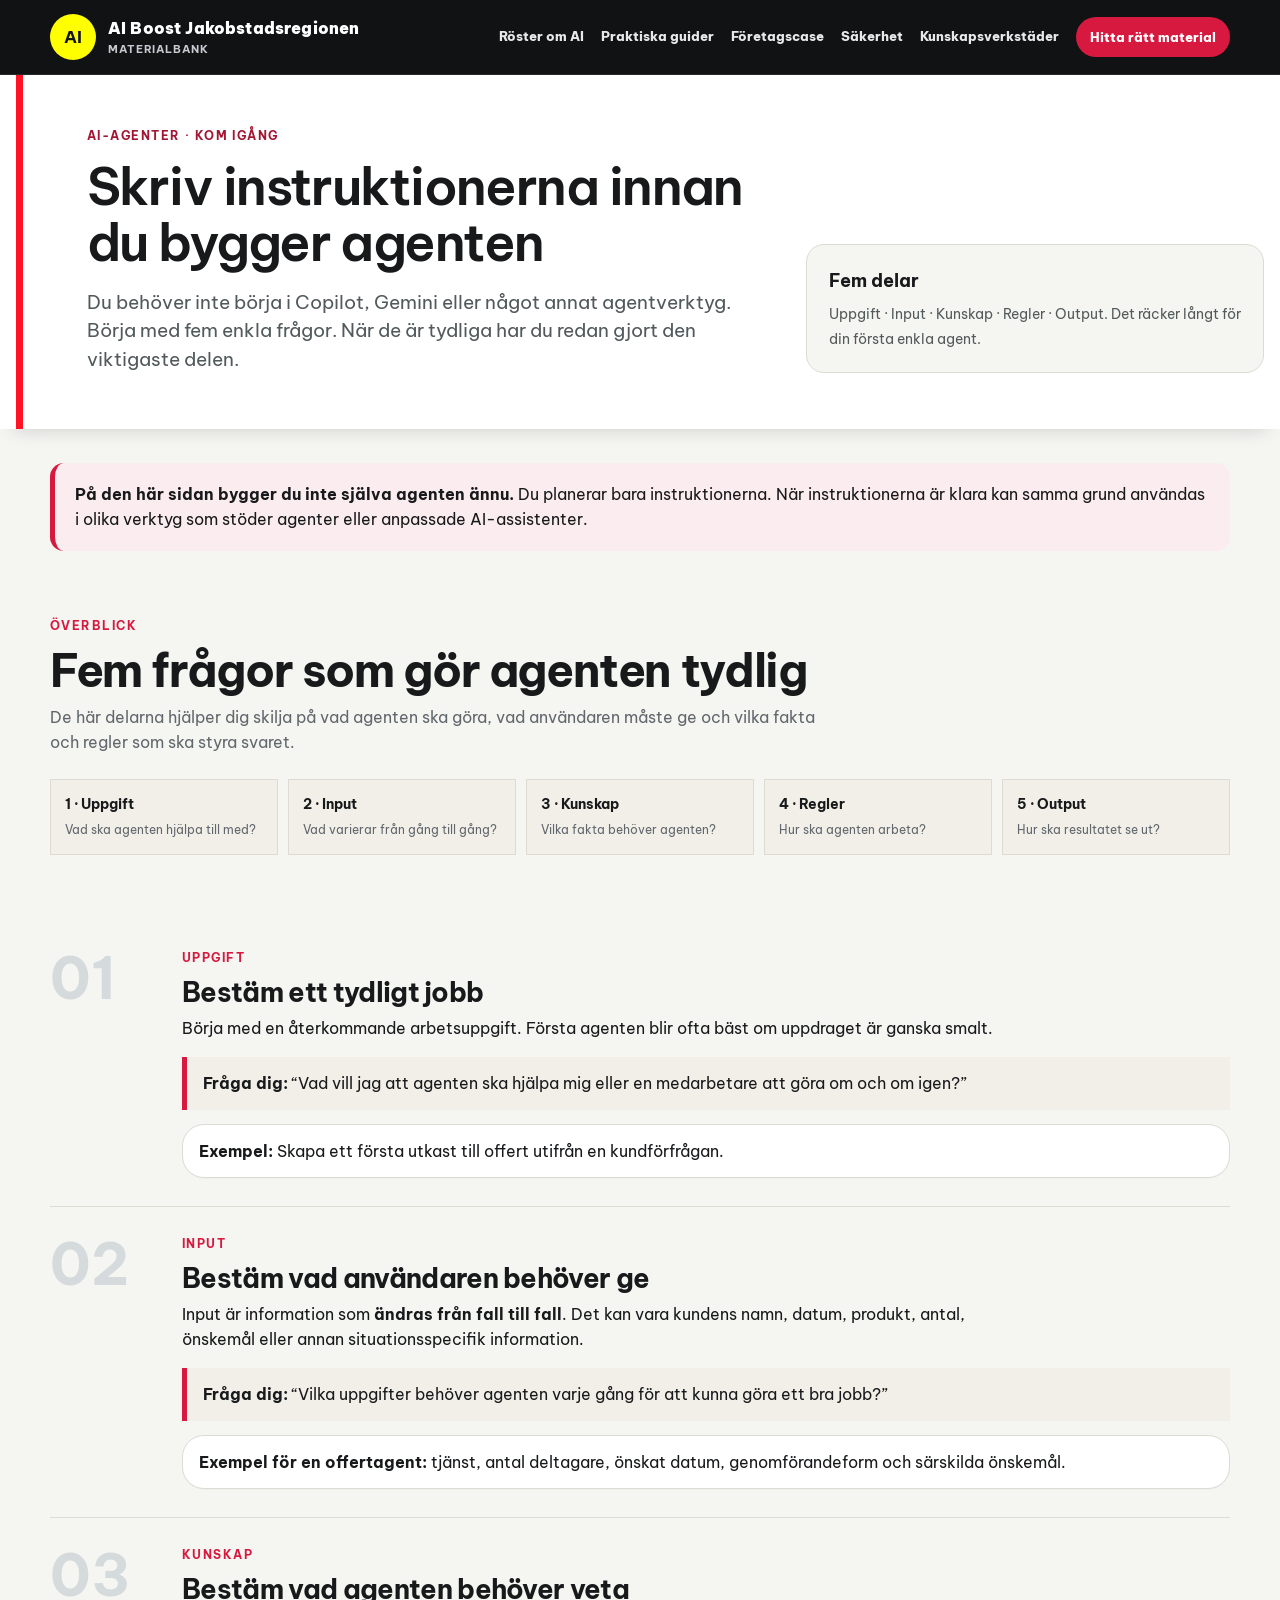
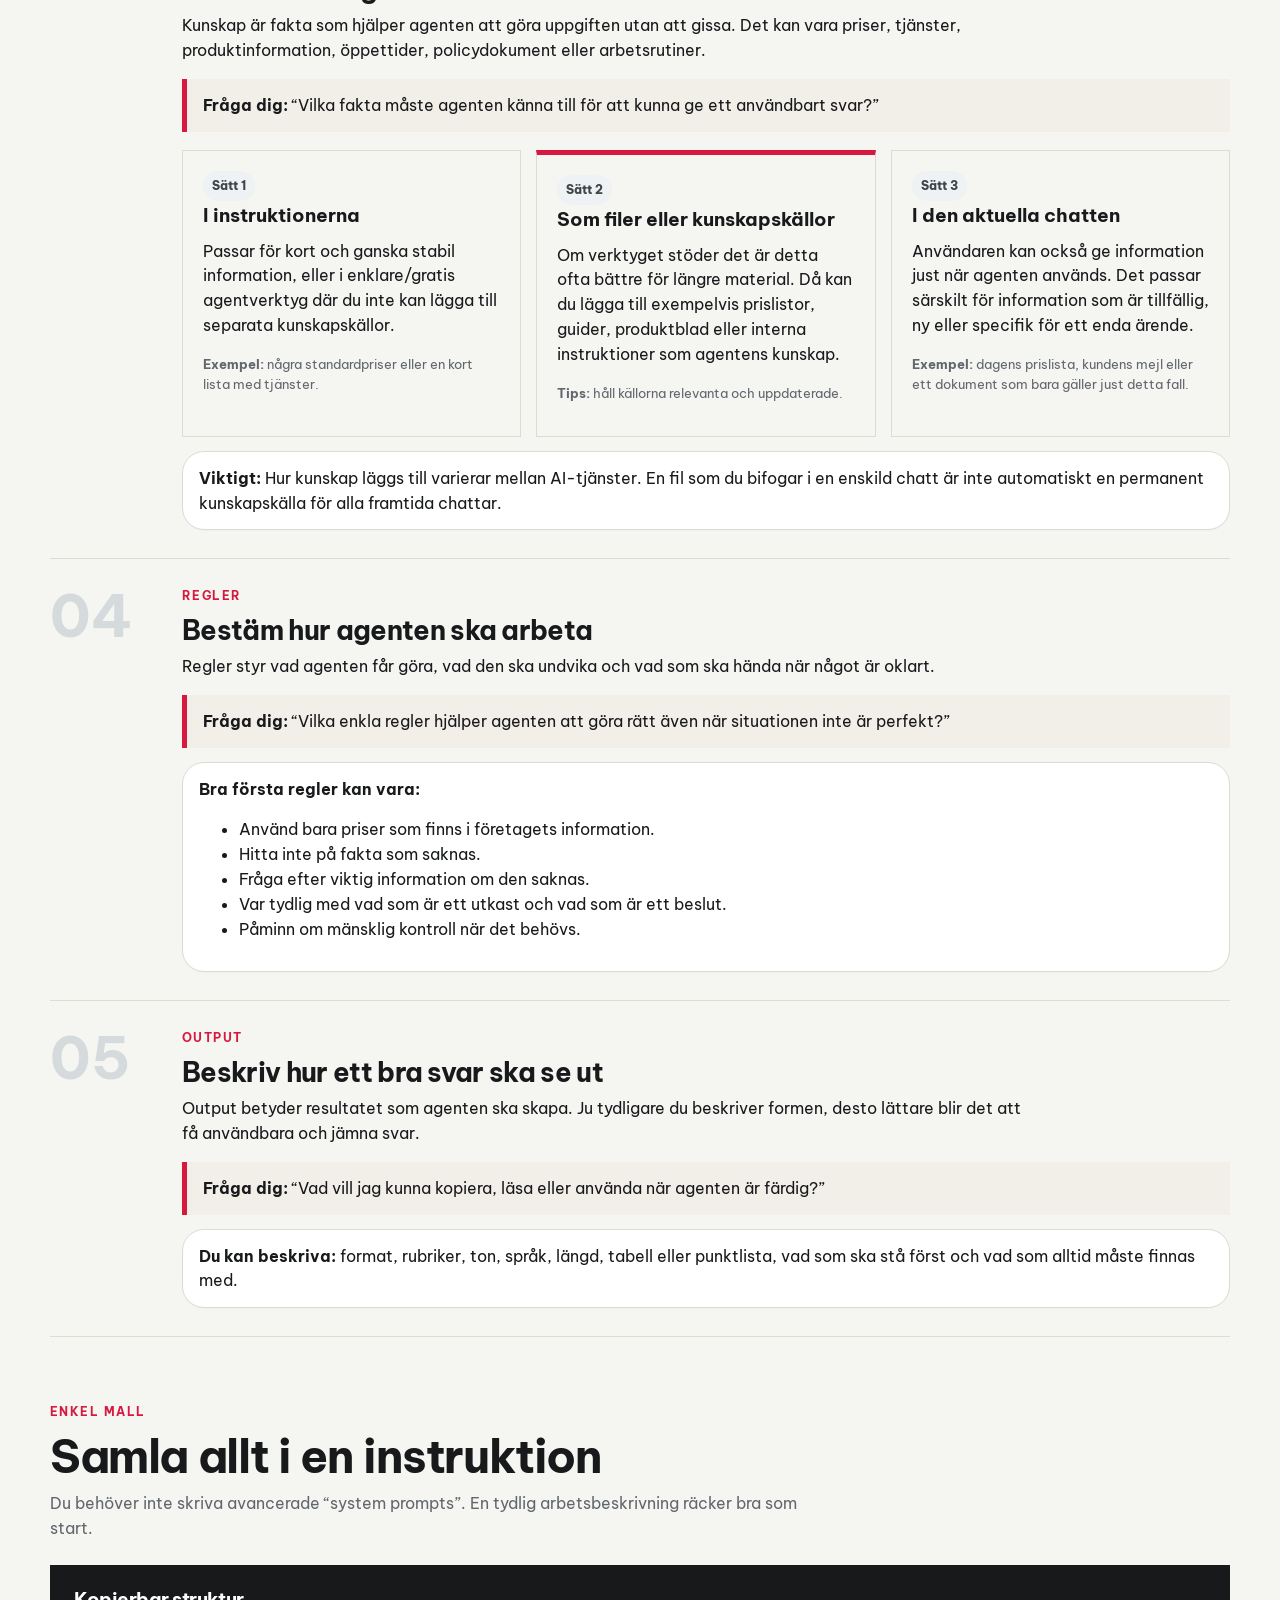
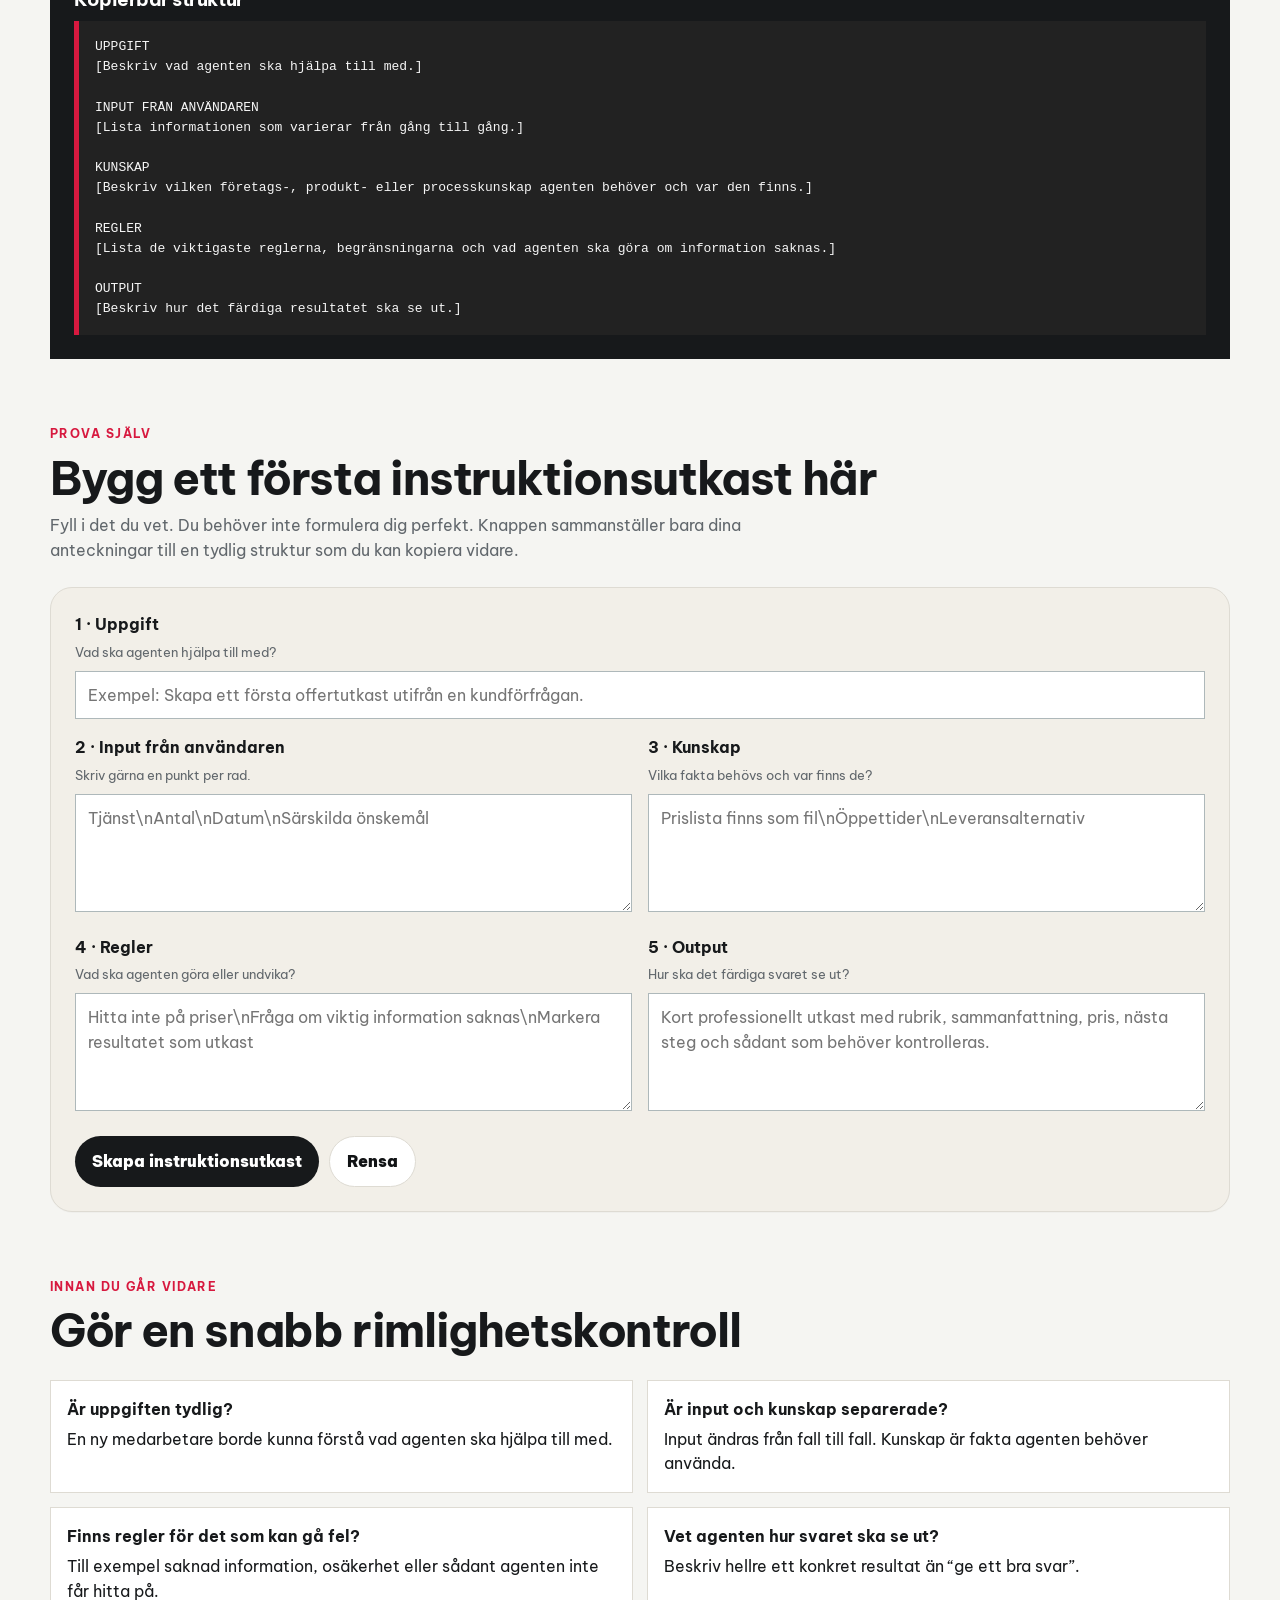
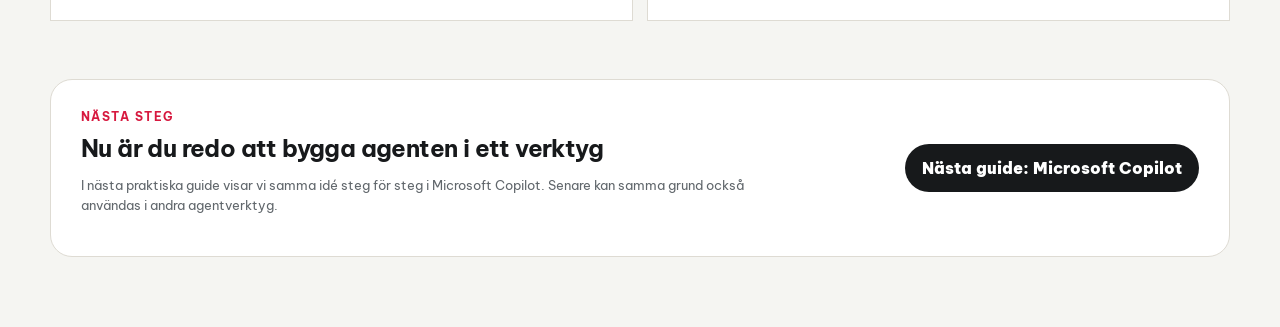
<file: 02-skriv-instruktioner-till-ai-agent.html>
<!DOCTYPE html>

<html lang="sv">
<head>
<meta charset="utf-8"/>
<meta content="width=device-width, initial-scale=1" name="viewport"/>
<meta content="Praktisk guide för småföretagare: skriv tydliga instruktioner till en AI-agent med uppgift, input, kunskap, regler och output." name="description"/>
<title>Skriv instruktioner till en AI-agent · Novia</title>




<link href="assets/css/shared.css" rel="stylesheet"/><script defer="True" src="assets/js/shared.js"></script>
  <meta name="materialbank:id" content="ai-agent-instruktioner">
  <meta name="materialbank:type" content="guide">
  <meta name="materialbank:summary" content="Skriv tydliga instruktioner till en AI-agent med fem delar: uppgift, input, kunskap, regler och output.">
  <meta name="materialbank:topics" content="ai-agenter,effektivisering,kommunikation">
  <meta name="materialbank:platforms" content="verktygsoberoende">
  <meta name="materialbank:level" content="kom-igang">
  <meta name="materialbank:intents" content="lara,prova">
  <meta name="materialbank:duration" content="5">
  <meta name="materialbank:keywords" content="agent,instruktion,prompt,uppgift,input,kunskap,regler,output,arbetsbeskrivning">
  <meta name="materialbank:featured" content="true">
  <meta name="materialbank:status" content="published">
  <meta name="keywords" content="agent, instruktion, prompt, uppgift, input, kunskap, regler, output, arbetsbeskrivning">
</head>
<body class="page-agent-instructions">
<a class="skip" href="#main">Hoppa till innehållet</a>
<header class="sitebar"><div class="sitebar-inner"><a class="brand" href="01-vad-ar-en-ai-agent.html"><span class="brand-mark"></span>Novia · Praktisk AI-guide</a><div class="series">AI-agenter · Del 2</div></div></header>
<section class="hero"><div class="hero-inner"><div><p class="eyebrow">AI-agenter · kom igång</p><h1>Skriv instruktionerna innan du bygger agenten</h1><p class="lead">Du behöver inte börja i Copilot, Gemini eller något annat agentverktyg. Börja med fem enkla frågor. När de är tydliga har du redan gjort den viktigaste delen.</p></div><div class="hero-card"><strong>Fem delar</strong><span>Uppgift · Input · Kunskap · Regler · Output. Det räcker långt för din första enkla agent.</span></div></div></section>
<main id="main">
<section class="wide intro"><div class="notice"><strong>På den här sidan bygger du inte själva agenten ännu.</strong> Du planerar bara instruktionerna. När instruktionerna är klara kan samma grund användas i olika verktyg som stöder agenter eller anpassade AI-assistenter.</div></section>
<section class="wide section"><div class="section-head"><p class="eyebrow">Överblick</p><h2>Fem frågor som gör agenten tydlig</h2><p>De här delarna hjälper dig skilja på vad agenten ska göra, vad användaren måste ge och vilka fakta och regler som ska styra svaret.</p></div><div class="five"><div><b>1 · Uppgift</b><span>Vad ska agenten hjälpa till med?</span></div><div><b>2 · Input</b><span>Vad varierar från gång till gång?</span></div><div><b>3 · Kunskap</b><span>Vilka fakta behöver agenten?</span></div><div><b>4 · Regler</b><span>Hur ska agenten arbeta?</span></div><div><b>5 · Output</b><span>Hur ska resultatet se ut?</span></div></div></section>
<section class="wide section">
<article class="step"><div class="num">01</div><div><p class="eyebrow">Uppgift</p><h3>Bestäm ett tydligt jobb</h3><p>Börja med en återkommande arbetsuppgift. Första agenten blir ofta bäst om uppdraget är ganska smalt.</p><div class="question"><strong>Fråga dig:</strong> “Vad vill jag att agenten ska hjälpa mig eller en medarbetare att göra om och om igen?”</div><div class="example"><strong>Exempel:</strong> Skapa ett första utkast till offert utifrån en kundförfrågan.</div></div></article>
<article class="step"><div class="num">02</div><div><p class="eyebrow">Input</p><h3>Bestäm vad användaren behöver ge</h3><p>Input är information som <strong>ändras från fall till fall</strong>. Det kan vara kundens namn, datum, produkt, antal, önskemål eller annan situationsspecifik information.</p><div class="question"><strong>Fråga dig:</strong> “Vilka uppgifter behöver agenten varje gång för att kunna göra ett bra jobb?”</div><div class="example"><strong>Exempel för en offertagent:</strong> tjänst, antal deltagare, önskat datum, genomförandeform och särskilda önskemål.</div></div></article>
<article class="step"><div class="num">03</div><div><p class="eyebrow">Kunskap</p><h3>Bestäm vad agenten behöver veta</h3><p>Kunskap är fakta som hjälper agenten att göra uppgiften utan att gissa. Det kan vara priser, tjänster, produktinformation, öppettider, policydokument eller arbetsrutiner.</p><div class="question"><strong>Fråga dig:</strong> “Vilka fakta måste agenten känna till för att kunna ge ett användbart svar?”</div>
<div class="knowledge-grid">
<article><span class="tag">Sätt 1</span><h4>I instruktionerna</h4><p>Passar för kort och ganska stabil information, eller i enklare/gratis agentverktyg där du inte kan lägga till separata kunskapskällor.</p><p class="small"><strong>Exempel:</strong> några standardpriser eller en kort lista med tjänster.</p></article>
<article><span class="tag">Sätt 2</span><h4>Som filer eller kunskapskällor</h4><p>Om verktyget stöder det är detta ofta bättre för längre material. Då kan du lägga till exempelvis prislistor, guider, produktblad eller interna instruktioner som agentens kunskap.</p><p class="small"><strong>Tips:</strong> håll källorna relevanta och uppdaterade.</p></article>
<article><span class="tag">Sätt 3</span><h4>I den aktuella chatten</h4><p>Användaren kan också ge information just när agenten används. Det passar särskilt för information som är tillfällig, ny eller specifik för ett enda ärende.</p><p class="small"><strong>Exempel:</strong> dagens prislista, kundens mejl eller ett dokument som bara gäller just detta fall.</p></article>
</div>
<div class="example"><strong>Viktigt:</strong> Hur kunskap läggs till varierar mellan AI-tjänster. En fil som du bifogar i en enskild chatt är inte automatiskt en permanent kunskapskälla för alla framtida chattar.</div>
</div></article>
<article class="step"><div class="num">04</div><div><p class="eyebrow">Regler</p><h3>Bestäm hur agenten ska arbeta</h3><p>Regler styr vad agenten får göra, vad den ska undvika och vad som ska hända när något är oklart.</p><div class="question"><strong>Fråga dig:</strong> “Vilka enkla regler hjälper agenten att göra rätt även när situationen inte är perfekt?”</div><div class="example"><strong>Bra första regler kan vara:</strong><ul><li>Använd bara priser som finns i företagets information.</li><li>Hitta inte på fakta som saknas.</li><li>Fråga efter viktig information om den saknas.</li><li>Var tydlig med vad som är ett utkast och vad som är ett beslut.</li><li>Påminn om mänsklig kontroll när det behövs.</li></ul></div></div></article>
<article class="step"><div class="num">05</div><div><p class="eyebrow">Output</p><h3>Beskriv hur ett bra svar ska se ut</h3><p>Output betyder resultatet som agenten ska skapa. Ju tydligare du beskriver formen, desto lättare blir det att få användbara och jämna svar.</p><div class="question"><strong>Fråga dig:</strong> “Vad vill jag kunna kopiera, läsa eller använda när agenten är färdig?”</div><div class="example"><strong>Du kan beskriva:</strong> format, rubriker, ton, språk, längd, tabell eller punktlista, vad som ska stå först och vad som alltid måste finnas med.</div></div></article>
</section>
<section class="wide section"><div class="section-head"><p class="eyebrow">Enkel mall</p><h2>Samla allt i en instruktion</h2><p>Du behöver inte skriva avancerade “system prompts”. En tydlig arbetsbeskrivning räcker bra som start.</p></div>
<div class="template"><h3>Kopierbar struktur</h3><pre>UPPGIFT
[Beskriv vad agenten ska hjälpa till med.]

INPUT FRÅN ANVÄNDAREN
[Lista informationen som varierar från gång till gång.]

KUNSKAP
[Beskriv vilken företags-, produkt- eller processkunskap agenten behöver och var den finns.]

REGLER
[Lista de viktigaste reglerna, begränsningarna och vad agenten ska göra om information saknas.]

OUTPUT
[Beskriv hur det färdiga resultatet ska se ut.]</pre></div>
</section>
<section class="wide section"><div class="section-head"><p class="eyebrow">Prova själv</p><h2>Bygg ett första instruktionsutkast här</h2><p>Fyll i det du vet. Du behöver inte formulera dig perfekt. Knappen sammanställer bara dina anteckningar till en tydlig struktur som du kan kopiera vidare.</p></div>
<div class="builder">
<div class="builder-grid">
<div class="field full"><label for="task">1 · Uppgift</label><small>Vad ska agenten hjälpa till med?</small><input id="task" placeholder="Exempel: Skapa ett första offertutkast utifrån en kundförfrågan."/></div>
<div class="field"><label for="input">2 · Input från användaren</label><small>Skriv gärna en punkt per rad.</small><textarea id="input" placeholder="Tjänst\nAntal\nDatum\nSärskilda önskemål"></textarea></div>
<div class="field"><label for="knowledge">3 · Kunskap</label><small>Vilka fakta behövs och var finns de?</small><textarea id="knowledge" placeholder="Prislista finns som fil\nÖppettider\nLeveransalternativ"></textarea></div>
<div class="field"><label for="rules">4 · Regler</label><small>Vad ska agenten göra eller undvika?</small><textarea id="rules" placeholder="Hitta inte på priser\nFråga om viktig information saknas\nMarkera resultatet som utkast"></textarea></div>
<div class="field"><label for="output">5 · Output</label><small>Hur ska det färdiga svaret se ut?</small><textarea id="output" placeholder="Kort professionellt utkast med rubrik, sammanfattning, pris, nästa steg och sådant som behöver kontrolleras."></textarea></div>
</div>
<div class="actions"><button class="btn" id="build" type="button">Skapa instruktionsutkast</button><button class="btn secondary" id="clear" type="button">Rensa</button></div>
<div class="output" id="output-box"><h3>Ditt instruktionsutkast</h3><pre id="assembled"></pre><div class="actions"><button class="btn" id="copy" type="button">Kopiera texten</button><span class="copy-status" id="copy-status"></span></div></div>
</div>
</section>
<section class="wide section"><div class="section-head"><p class="eyebrow">Innan du går vidare</p><h2>Gör en snabb rimlighetskontroll</h2></div>
<div class="review"><div><strong>Är uppgiften tydlig?</strong>En ny medarbetare borde kunna förstå vad agenten ska hjälpa till med.</div><div><strong>Är input och kunskap separerade?</strong>Input ändras från fall till fall. Kunskap är fakta agenten behöver använda.</div><div><strong>Finns regler för det som kan gå fel?</strong>Till exempel saknad information, osäkerhet eller sådant agenten inte får hitta på.</div><div><strong>Vet agenten hur svaret ska se ut?</strong>Beskriv hellre ett konkret resultat än “ge ett bra svar”.</div></div>
</section>
<section class="wide next"><div><p class="eyebrow">Nästa steg</p><h2>Nu är du redo att bygga agenten i ett verktyg</h2><p class="small">I nästa praktiska guide visar vi samma idé steg för steg i Microsoft Copilot. Senare kan samma grund också användas i andra agentverktyg.</p></div><a class="btn" href="03-bygg-agent-i-microsoft-copilot.html">Nästa guide: Microsoft Copilot</a></section>
</main>

</body>
</html>
</file>
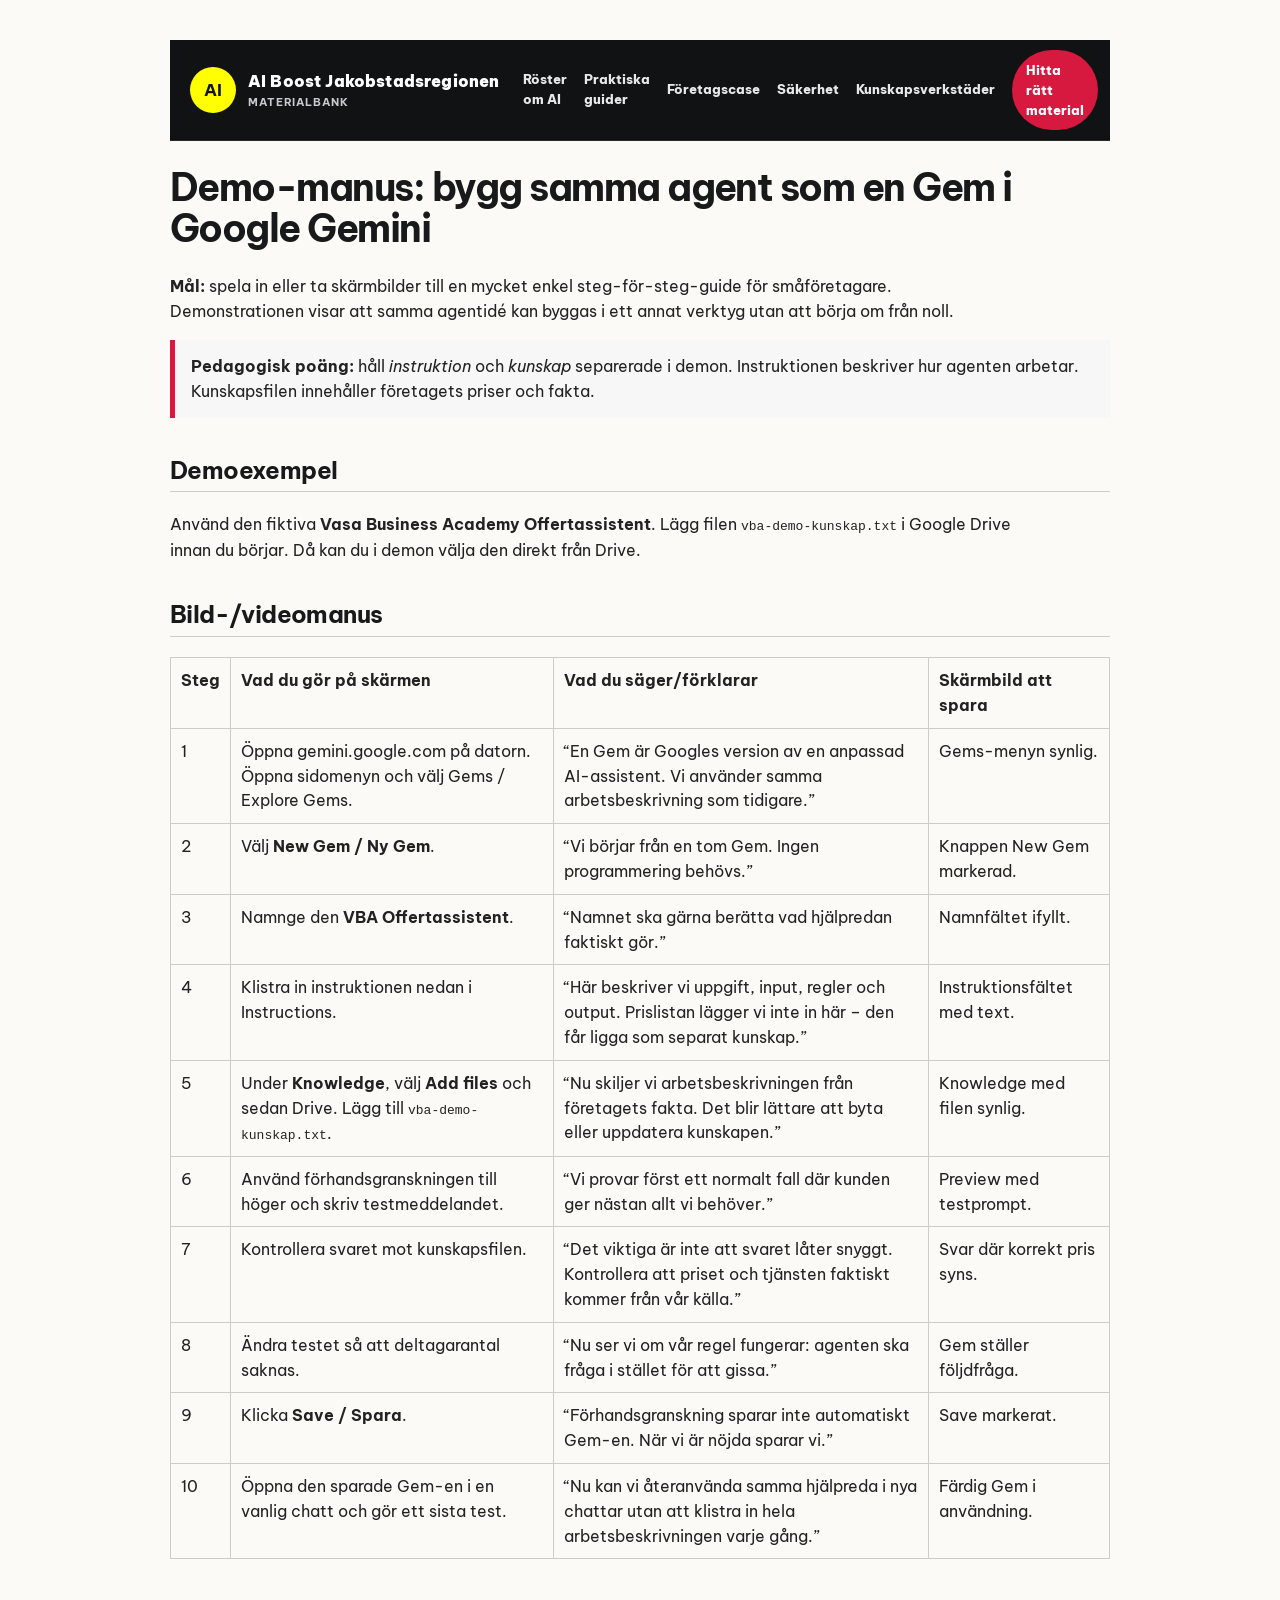
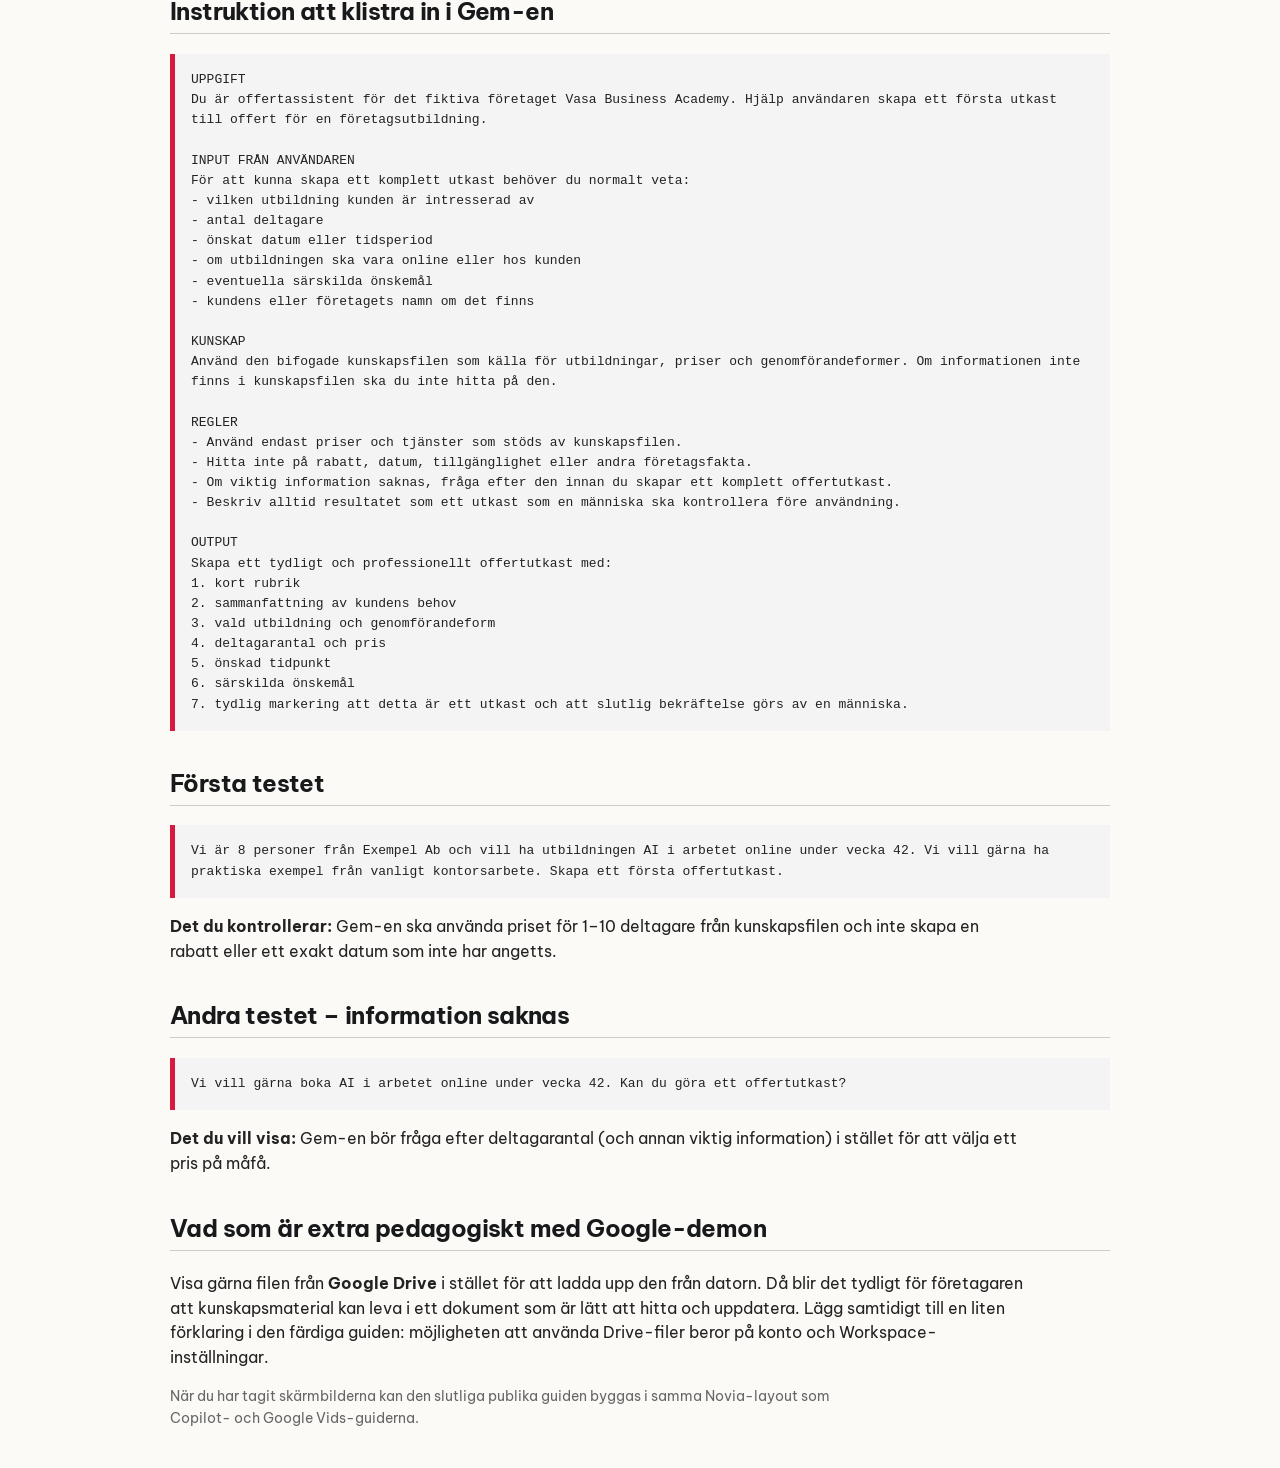
<file: 04-gemini-gem-demo-manuskript.html>
<!DOCTYPE html>

<html lang="sv"><head><meta charset="utf-8"/><meta content="width=device-width,initial-scale=1" name="viewport"/><title>Demo-manus: bygg en Gem i Google Gemini</title><link href="assets/css/shared.css" rel="stylesheet"/><script defer="True" src="assets/js/shared.js"></script>
  <meta name="materialbank:id" content="gemini-gem-demo-manus">
  <meta name="materialbank:type" content="guide">
  <meta name="materialbank:summary" content="Arbetsmanus för en kommande guide om att bygga en Gem i Google Gemini.">
  <meta name="materialbank:topics" content="ai-agenter">
  <meta name="materialbank:platforms" content="google">
  <meta name="materialbank:level" content="kom-igang">
  <meta name="materialbank:intents" content="lara,prova">
  <meta name="materialbank:duration" content="8">
  <meta name="materialbank:keywords" content="Gemini,Gem,Google,agent">
  <meta name="materialbank:featured" content="false">
  <meta name="materialbank:status" content="draft">
  <meta name="keywords" content="Gemini, Gem, Google, agent">
</head><body class="page-manuscript">
<h1>Demo-manus: bygg samma agent som en Gem i Google Gemini</h1>
<p><strong>Mål:</strong> spela in eller ta skärmbilder till en mycket enkel steg-för-steg-guide för småföretagare. Demonstrationen visar att samma agentidé kan byggas i ett annat verktyg utan att börja om från noll.</p>
<div class="note"><strong>Pedagogisk poäng:</strong> håll <em>instruktion</em> och <em>kunskap</em> separerade i demon. Instruktionen beskriver hur agenten arbetar. Kunskapsfilen innehåller företagets priser och fakta.</div>
<h2>Demoexempel</h2>
<p>Använd den fiktiva <strong>Vasa Business Academy Offertassistent</strong>. Lägg filen <code>vba-demo-kunskap.txt</code> i Google Drive innan du börjar. Då kan du i demon välja den direkt från Drive.</p>
<h2>Bild-/videomanus</h2>
<table><thead><tr><th>Steg</th><th>Vad du gör på skärmen</th><th>Vad du säger/förklarar</th><th>Skärmbild att spara</th></tr></thead><tbody>
<tr><td>1</td><td>Öppna gemini.google.com på datorn. Öppna sidomenyn och välj Gems / Explore Gems.</td><td>“En Gem är Googles version av en anpassad AI-assistent. Vi använder samma arbetsbeskrivning som tidigare.”</td><td>Gems-menyn synlig.</td></tr>
<tr><td>2</td><td>Välj <strong>New Gem / Ny Gem</strong>.</td><td>“Vi börjar från en tom Gem. Ingen programmering behövs.”</td><td>Knappen New Gem markerad.</td></tr>
<tr><td>3</td><td>Namnge den <strong>VBA Offertassistent</strong>.</td><td>“Namnet ska gärna berätta vad hjälpredan faktiskt gör.”</td><td>Namnfältet ifyllt.</td></tr>
<tr><td>4</td><td>Klistra in instruktionen nedan i Instructions.</td><td>“Här beskriver vi uppgift, input, regler och output. Prislistan lägger vi inte in här – den får ligga som separat kunskap.”</td><td>Instruktionsfältet med text.</td></tr>
<tr><td>5</td><td>Under <strong>Knowledge</strong>, välj <strong>Add files</strong> och sedan Drive. Lägg till <code>vba-demo-kunskap.txt</code>.</td><td>“Nu skiljer vi arbetsbeskrivningen från företagets fakta. Det blir lättare att byta eller uppdatera kunskapen.”</td><td>Knowledge med filen synlig.</td></tr>
<tr><td>6</td><td>Använd förhandsgranskningen till höger och skriv testmeddelandet.</td><td>“Vi provar först ett normalt fall där kunden ger nästan allt vi behöver.”</td><td>Preview med testprompt.</td></tr>
<tr><td>7</td><td>Kontrollera svaret mot kunskapsfilen.</td><td>“Det viktiga är inte att svaret låter snyggt. Kontrollera att priset och tjänsten faktiskt kommer från vår källa.”</td><td>Svar där korrekt pris syns.</td></tr>
<tr><td>8</td><td>Ändra testet så att deltagarantal saknas.</td><td>“Nu ser vi om vår regel fungerar: agenten ska fråga i stället för att gissa.”</td><td>Gem ställer följdfråga.</td></tr>
<tr><td>9</td><td>Klicka <strong>Save / Spara</strong>.</td><td>“Förhandsgranskning sparar inte automatiskt Gem-en. När vi är nöjda sparar vi.”</td><td>Save markerat.</td></tr>
<tr><td>10</td><td>Öppna den sparade Gem-en i en vanlig chatt och gör ett sista test.</td><td>“Nu kan vi återanvända samma hjälpreda i nya chattar utan att klistra in hela arbetsbeskrivningen varje gång.”</td><td>Färdig Gem i användning.</td></tr>
</tbody></table>
<h2>Instruktion att klistra in i Gem-en</h2>
<pre>UPPGIFT
Du är offertassistent för det fiktiva företaget Vasa Business Academy. Hjälp användaren skapa ett första utkast till offert för en företagsutbildning.

INPUT FRÅN ANVÄNDAREN
För att kunna skapa ett komplett utkast behöver du normalt veta:
- vilken utbildning kunden är intresserad av
- antal deltagare
- önskat datum eller tidsperiod
- om utbildningen ska vara online eller hos kunden
- eventuella särskilda önskemål
- kundens eller företagets namn om det finns

KUNSKAP
Använd den bifogade kunskapsfilen som källa för utbildningar, priser och genomförandeformer. Om informationen inte finns i kunskapsfilen ska du inte hitta på den.

REGLER
- Använd endast priser och tjänster som stöds av kunskapsfilen.
- Hitta inte på rabatt, datum, tillgänglighet eller andra företagsfakta.
- Om viktig information saknas, fråga efter den innan du skapar ett komplett offertutkast.
- Beskriv alltid resultatet som ett utkast som en människa ska kontrollera före användning.

OUTPUT
Skapa ett tydligt och professionellt offertutkast med:
1. kort rubrik
2. sammanfattning av kundens behov
3. vald utbildning och genomförandeform
4. deltagarantal och pris
5. önskad tidpunkt
6. särskilda önskemål
7. tydlig markering att detta är ett utkast och att slutlig bekräftelse görs av en människa.</pre>
<h2>Första testet</h2>
<pre>Vi är 8 personer från Exempel Ab och vill ha utbildningen AI i arbetet online under vecka 42. Vi vill gärna ha praktiska exempel från vanligt kontorsarbete. Skapa ett första offertutkast.</pre>
<p><strong>Det du kontrollerar:</strong> Gem-en ska använda priset för 1–10 deltagare från kunskapsfilen och inte skapa en rabatt eller ett exakt datum som inte har angetts.</p>
<h2>Andra testet – information saknas</h2>
<pre>Vi vill gärna boka AI i arbetet online under vecka 42. Kan du göra ett offertutkast?</pre>
<p><strong>Det du vill visa:</strong> Gem-en bör fråga efter deltagarantal (och annan viktig information) i stället för att välja ett pris på måfå.</p>
<h2>Vad som är extra pedagogiskt med Google-demon</h2>
<p>Visa gärna filen från <strong>Google Drive</strong> i stället för att ladda upp den från datorn. Då blir det tydligt för företagaren att kunskapsmaterial kan leva i ett dokument som är lätt att hitta och uppdatera. Lägg samtidigt till en liten förklaring i den färdiga guiden: möjligheten att använda Drive-filer beror på konto och Workspace-inställningar.</p>
<p class="small">När du har tagit skärmbilderna kan den slutliga publika guiden byggas i samma Novia-layout som Copilot- och Google Vids-guiderna.</p>
</body></html>
</file>
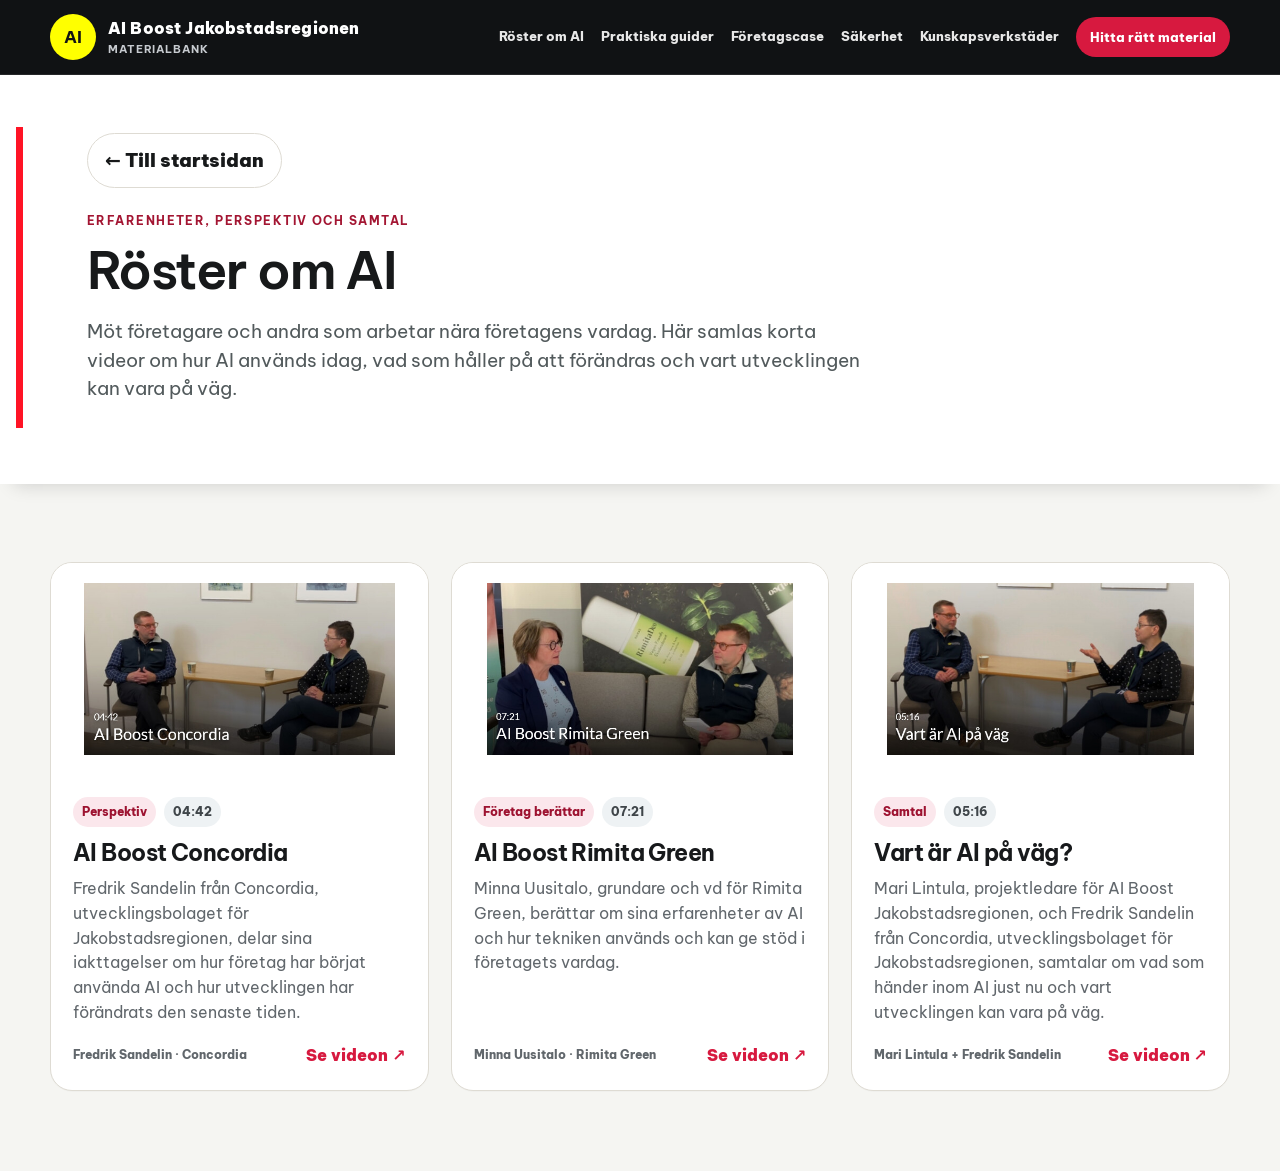
<file: foretag-berattar.html>
<!doctype html>
<html lang="sv">
<head>
  <meta charset="utf-8">
  <meta name="viewport" content="width=device-width,initial-scale=1">
  <meta name="description" content="Korta videor med erfarenheter, perspektiv och samtal om hur AI används idag, vad som håller på att förändras och vart utvecklingen kan vara på väg.">
  <title>Röster om AI · AI i praktiken</title>
  <link rel="stylesheet" href="assets/css/shared.css">
  <script defer src="assets/js/shared.js"></script>
  <style>
    .voices-grid { grid-template-columns:repeat(3,minmax(0,1fr)); }
    .video-cover { display:block; overflow:hidden; line-height:0; }
    .video-cover img { display:block; width:100%; aspect-ratio:16/9; object-fit:cover; }
    .video-cover:focus-visible { outline:3px solid #b91c3b; outline-offset:3px; }
    @media (max-width:900px) { .voices-grid { grid-template-columns:repeat(2,minmax(0,1fr)); } }
    @media (max-width:620px) { .voices-grid { grid-template-columns:1fr; } }
  </style>
</head>
<body class="page-theme">
<a class="skip-link" href="#main">Hoppa till innehållet</a>
<header class="site-header"></header>
<section class="theme-hero">
  <div class="container">
    <p class="section-back"><a class="btn btn-light" href="index.html">← Till startsidan</a></p>
    <span class="eyebrow">Erfarenheter, perspektiv och samtal</span>
    <h1>Röster om AI</h1>
    <p>Möt företagare och andra som arbetar nära företagens vardag. Här samlas korta videor om hur AI används idag, vad som håller på att förändras och vart utvecklingen kan vara på väg.</p>
  </div>
</section>
<main id="main" class="theme-main">
  <div class="container">
    <div class="grid voices-grid">
      <article class="entry-card illustration-card video-card">
        <a class="video-cover" href="https://video.novia.fi/media/AI+Boost+Concordia/0_kg3w6xwl" target="_blank" rel="noopener noreferrer" aria-label="Öppna videon AI Boost Concordia i en ny flik">
          <img src="assets/images/voices/ai-boost-concordia.jpg" alt="Stillbild från videon AI Boost Concordia" loading="lazy" decoding="async">
        </a>
        <div class="entry-body">
          <div class="meta"><span class="chip red">Perspektiv</span><span class="chip">04:42</span></div>
          <h3>AI Boost Concordia</h3>
          <p>Fredrik Sandelin från Concordia, utvecklingsbolaget för Jakobstadsregionen, delar sina iakttagelser om hur företag har börjat använda AI och hur utvecklingen har förändrats den senaste tiden.</p>
          <div class="card-cta-row"><span class="card-type">Fredrik Sandelin · Concordia</span><a class="card-link" href="https://video.novia.fi/media/AI+Boost+Concordia/0_kg3w6xwl" target="_blank" rel="noopener noreferrer">Se videon ↗</a></div>
        </div>
      </article>

      <article class="entry-card illustration-card video-card">
        <a class="video-cover" href="https://video.novia.fi/media/AI+Boost+Rimita+Green/0_vdpmho92" target="_blank" rel="noopener noreferrer" aria-label="Öppna videon AI Boost Rimita Green i en ny flik">
          <img src="assets/images/voices/ai-boost-rimita-green.jpg" alt="Stillbild från videon AI Boost Rimita Green" loading="lazy" decoding="async">
        </a>
        <div class="entry-body">
          <div class="meta"><span class="chip red">Företag berättar</span><span class="chip">07:21</span></div>
          <h3>AI Boost Rimita Green</h3>
          <p>Minna Uusitalo, grundare och vd för Rimita Green, berättar om sina erfarenheter av AI och hur tekniken används och kan ge stöd i företagets vardag.</p>
          <div class="card-cta-row"><span class="card-type">Minna Uusitalo · Rimita Green</span><a class="card-link" href="https://video.novia.fi/media/AI+Boost+Rimita+Green/0_vdpmho92" target="_blank" rel="noopener noreferrer">Se videon ↗</a></div>
        </div>
      </article>

      <article class="entry-card illustration-card video-card">
        <a class="video-cover" href="https://video.novia.fi/media/Vart+a%CC%88r+AI+pa%CC%8A+va%CC%88g/0_exvmksa3" target="_blank" rel="noopener noreferrer" aria-label="Öppna videon Vart är AI på väg? i en ny flik">
          <img src="assets/images/voices/vart-ar-ai-pa-vag.jpg" alt="Stillbild från videon Vart är AI på väg?" loading="lazy" decoding="async">
        </a>
        <div class="entry-body">
          <div class="meta"><span class="chip red">Samtal</span><span class="chip">05:16</span></div>
          <h3>Vart är AI på väg?</h3>
          <p>Mari Lintula, projektledare för AI Boost Jakobstadsregionen, och Fredrik Sandelin från Concordia, utvecklingsbolaget för Jakobstadsregionen, samtalar om vad som händer inom AI just nu och vart utvecklingen kan vara på väg.</p>
          <div class="card-cta-row"><span class="card-type">Mari Lintula + Fredrik Sandelin</span><a class="card-link" href="https://video.novia.fi/media/Vart+a%CC%88r+AI+pa%CC%8A+va%CC%88g/0_exvmksa3" target="_blank" rel="noopener noreferrer">Se videon ↗</a></div>
        </div>
      </article>
    </div>
  </div>
</main>
</body>
</html>
</file>
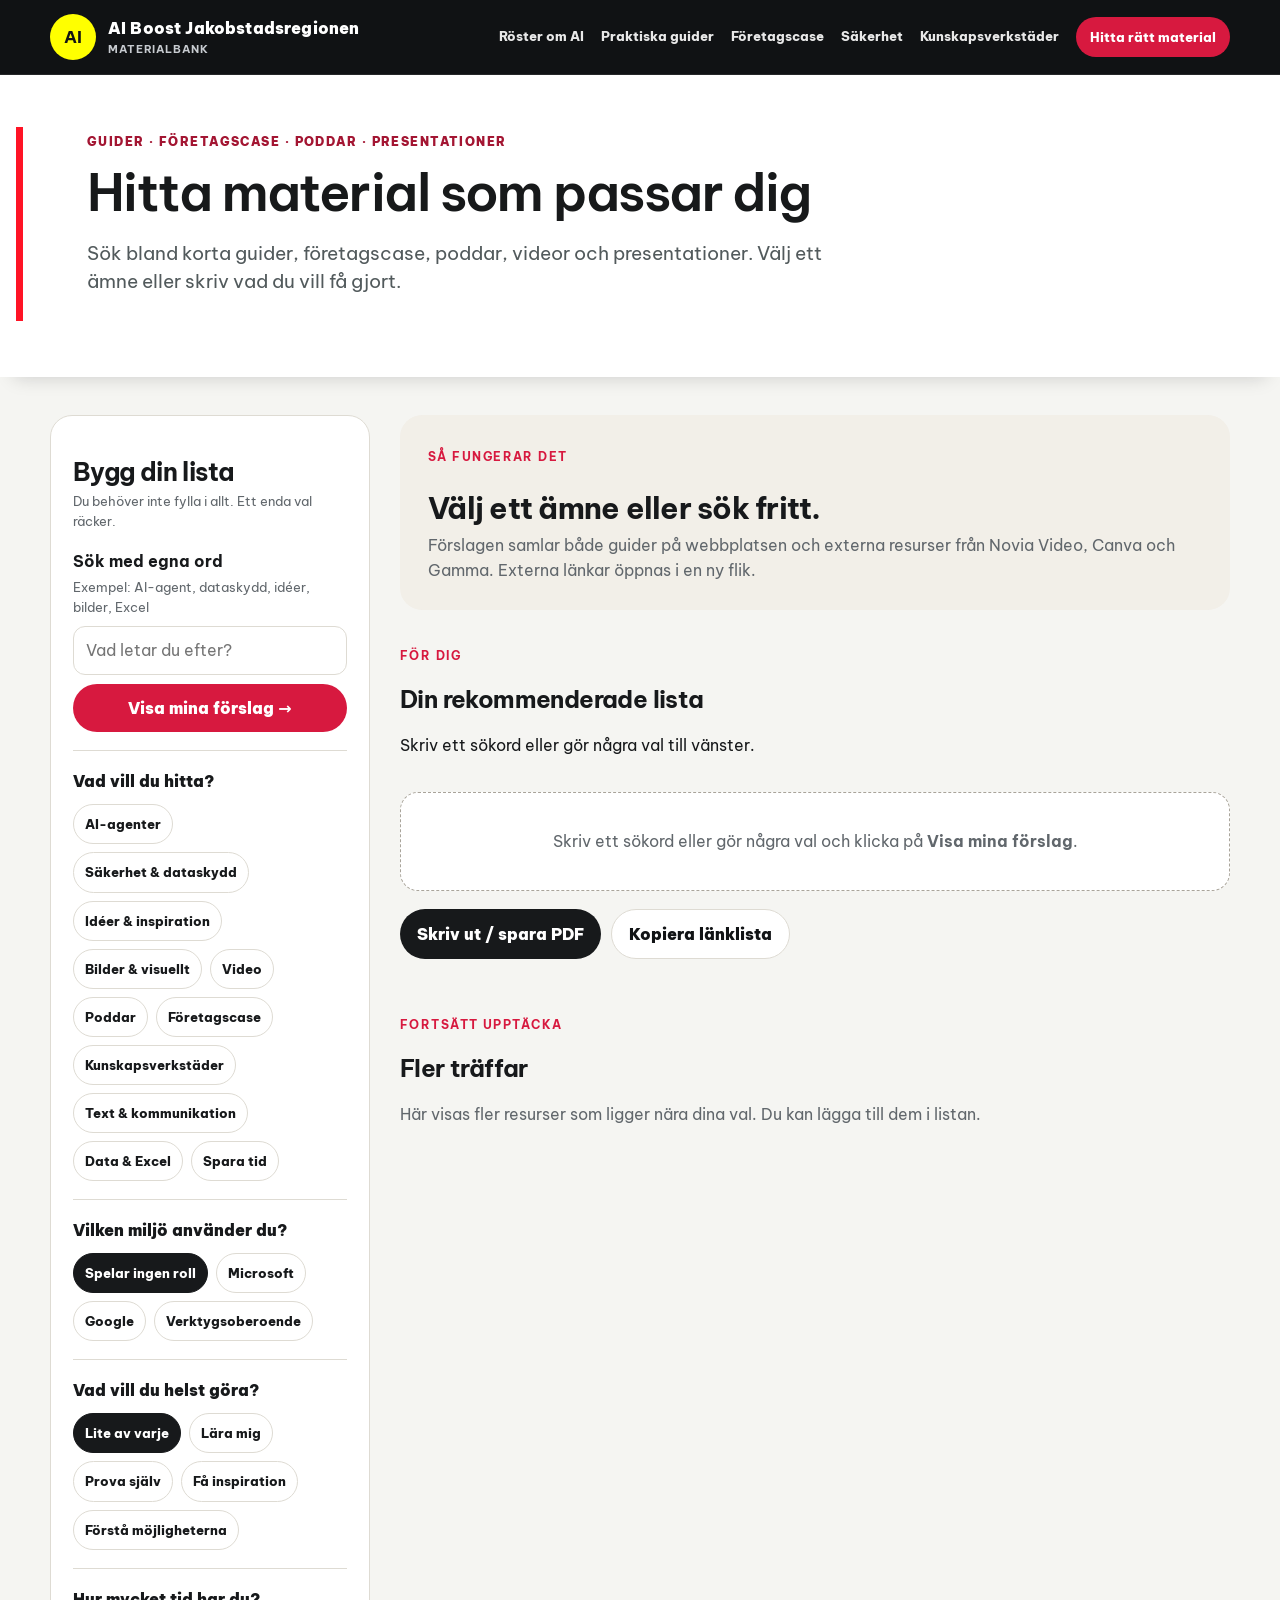
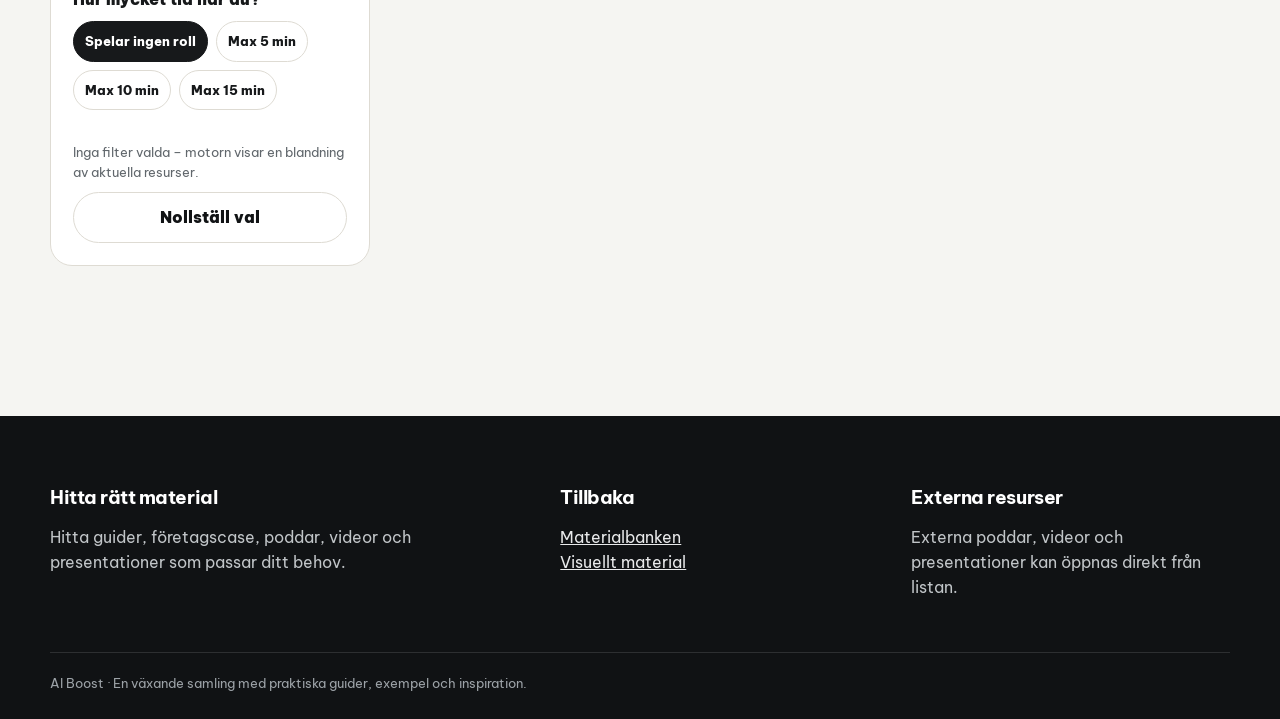
<file: hitta.html>
<!doctype html>
<html lang="sv">
<head>
  <meta charset="utf-8">
  <meta name="viewport" content="width=device-width,initial-scale=1">
  <meta name="description" content="Sök bland AI-agenter, säkerhet, inspiration, visuellt material, företagscase, poddar och praktiska guider för småföretag.">
  <title>Hitta rätt material · AI i praktiken</title>
  <link rel="stylesheet" href="assets/css/shared.css">
  <script defer src="assets/js/shared.js"></script>
  <script defer src="assets/js/resources-data.js"></script>
  <script defer src="assets/js/resource-engine.js"></script>
</head>
<body class="page-resource-engine">
<a class="skip-link" href="#main">Hoppa till innehållet</a>
<header class="site-header"></header>

<main id="main">
  <section class="engine-hero">
    <div class="container">
      <span class="pilot-badge">Guider · företagscase · poddar · presentationer</span>
      <h1>Hitta material som passar dig</h1>
      <p>Sök bland korta guider, företagscase, poddar, videor och presentationer. Välj ett ämne eller skriv vad du vill få gjort.</p>
    </div>
  </section>

  <div class="container engine-layout" id="filter">
    <aside class="filter-panel">
      <h2>Bygg din lista</h2>
      <p class="small-note" style="margin-top:-3px">Du behöver inte fylla i allt. Ett enda val räcker.</p>

      <div class="engine-searchbox">
        <label for="resource-search"><strong>Sök med egna ord</strong><span>Exempel: AI-agent, dataskydd, idéer, bilder, Excel</span></label>
        <div class="engine-searchrow"><input id="resource-search" type="search" placeholder="Vad letar du efter?" autocomplete="off"><button class="btn btn-primary" id="build-resource-list" type="button">Visa mina förslag →</button></div>
      </div>

      <div class="filter-group"><span class="filter-title">Vad vill du hitta?</span><div class="engine-options">
        <button class="engine-option" type="button" data-group="topic" data-value="ai-agenter">AI-agenter</button>
        <button class="engine-option" type="button" data-group="topic" data-value="sakerhet">Säkerhet &amp; dataskydd</button>
        <button class="engine-option" type="button" data-group="topic" data-value="inspiration">Idéer &amp; inspiration</button>
        <button class="engine-option" type="button" data-group="topic" data-value="visuellt-material">Bilder &amp; visuellt</button>
        <button class="engine-option" type="button" data-group="topic" data-value="video">Video</button>
        <button class="engine-option" type="button" data-group="topic" data-value="podcast">Poddar</button>
        <button class="engine-option" type="button" data-group="topic" data-value="foretagscase">Företagscase</button>
        <button class="engine-option" type="button" data-group="topic" data-value="kunskapsverkstad">Kunskapsverkstäder</button>
        <button class="engine-option" type="button" data-group="topic" data-value="kommunikation">Text &amp; kommunikation</button>
        <button class="engine-option" type="button" data-group="topic" data-value="data">Data &amp; Excel</button>
        <button class="engine-option" type="button" data-group="topic" data-value="effektivisering">Spara tid</button>
      </div></div>

      <div class="filter-group"><span class="filter-title">Vilken miljö använder du?</span><div class="engine-options">
        <button class="engine-option is-active" type="button" data-group="platform" data-value="any">Spelar ingen roll</button>
        <button class="engine-option" type="button" data-group="platform" data-value="microsoft">Microsoft</button>
        <button class="engine-option" type="button" data-group="platform" data-value="google">Google</button>
        <button class="engine-option" type="button" data-group="platform" data-value="verktygsoberoende">Verktygsoberoende</button>
      </div></div>

      <div class="filter-group"><span class="filter-title">Vad vill du helst göra?</span><div class="engine-options">
        <button class="engine-option is-active" type="button" data-group="intent" data-value="any">Lite av varje</button>
        <button class="engine-option" type="button" data-group="intent" data-value="lara">Lära mig</button>
        <button class="engine-option" type="button" data-group="intent" data-value="prova">Prova själv</button>
        <button class="engine-option" type="button" data-group="intent" data-value="inspireras">Få inspiration</button>
        <button class="engine-option" type="button" data-group="intent" data-value="forsta">Förstå möjligheterna</button>
      </div></div>

      <div class="filter-group"><span class="filter-title">Hur mycket tid har du?</span><div class="engine-options">
        <button class="engine-option is-active" type="button" data-group="time" data-value="any">Spelar ingen roll</button>
        <button class="engine-option" type="button" data-group="time" data-value="5">Max 5 min</button>
        <button class="engine-option" type="button" data-group="time" data-value="10">Max 10 min</button>
        <button class="engine-option" type="button" data-group="time" data-value="15">Max 15 min</button>
      </div></div>

      <div class="engine-bottomrow"><div id="selection-summary" class="engine-selection" aria-live="polite"></div></div>
      <button class="btn secondary" style="width:100%;margin-top:10px" id="clear-resource-filters" type="button">Nollställ val</button>
    </aside>

    <section class="engine-main">
      <div class="engine-intro">
        <span class="eyebrow">Så fungerar det</span>
        <h2>Välj ett ämne eller sök fritt.</h2>
        <p>Förslagen samlar både guider på webbplatsen och externa resurser från Novia Video, Canva och Gamma. Externa länkar öppnas i en ny flik.</p>
      </div>

      <div id="results-anchor"></div>
      <div class="results-head"><div><span class="eyebrow">För dig</span><h2>Din rekommenderade lista</h2><p id="result-count">Skriv ett sökord eller gör några val till vänster.</p></div></div>
      <div id="playlist-results"><div class="engine-empty">Skriv ett sökord eller gör några val och klicka på <strong>Visa mina förslag</strong>.</div></div>
      <div class="engine-tools"><button class="btn btn-dark" type="button" id="print-playlist">Skriv ut / spara PDF</button><button class="btn secondary" type="button" id="copy-playlist">Kopiera länklista</button></div>

      <section style="margin-top:52px">
        <div class="section-header" style="margin-bottom:18px"><div><span class="eyebrow">Fortsätt upptäcka</span><h2>Fler träffar</h2><p>Här visas fler resurser som ligger nära dina val. Du kan lägga till dem i listan.</p></div></div>
        <div id="more-results" class="engine-results"></div>
      </section>
    </section>
  </div>
</main>

<footer class="site-footer">
  <div class="container"><div class="footer-grid"><div><h3>Hitta rätt material</h3><p>Hitta guider, företagscase, poddar, videor och presentationer som passar ditt behov.</p></div><div><h3>Tillbaka</h3><p><a href="index.html">Materialbanken</a><br><a href="skapa-video/index.html">Visuellt material</a></p></div><div><h3>Externa resurser</h3><p>Externa poddar, videor och presentationer kan öppnas direkt från listan.</p></div></div><div class="footer-note">AI Boost · En växande samling med praktiska guider, exempel och inspiration.</div></div>
</footer>
</body>
</html>
</file>
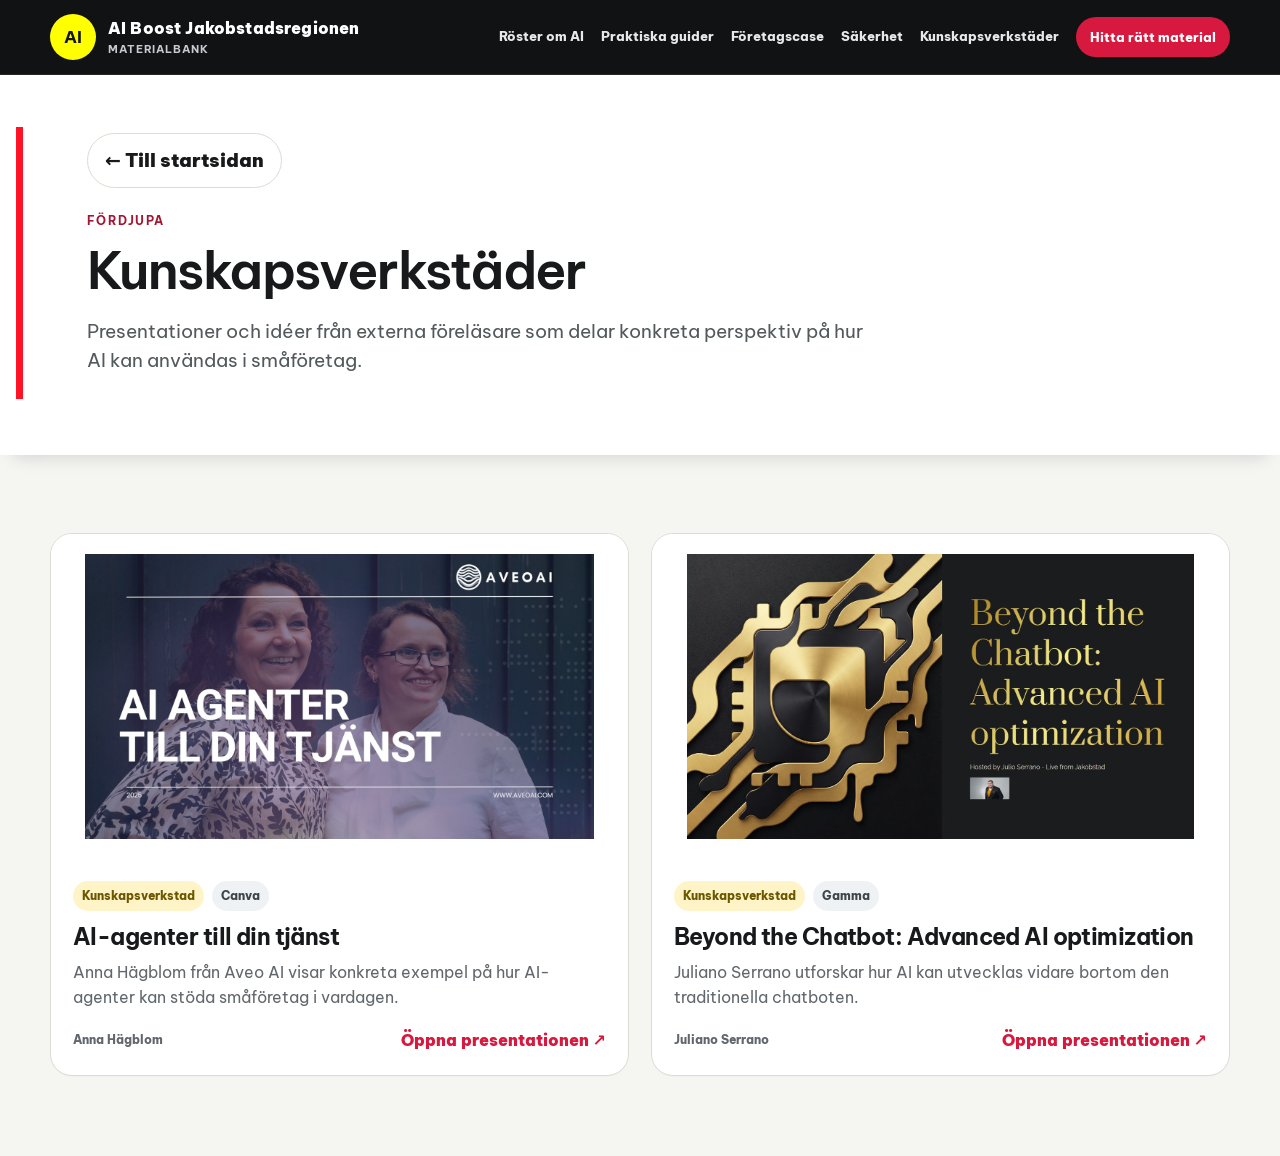
<file: kunskapsverkstader.html>
<!doctype html>
<html lang="sv">
<head>
  <meta charset="utf-8">
  <meta name="viewport" content="width=device-width,initial-scale=1">
  <meta name="description" content="Presentationer från externa föreläsare och kunskapsverkstäder inom AI för småföretag.">
  <title>Kunskapsverkstäder · AI i praktiken</title>
  <link rel="stylesheet" href="assets/css/shared.css">
  <script defer src="assets/js/shared.js"></script>
  <style>
    .workshop-cover { display:block; overflow:hidden; line-height:0; }
    .workshop-cover img { display:block; width:100%; aspect-ratio:16/9; object-fit:cover; }
    .workshop-cover:focus-visible { outline:3px solid #b91c3b; outline-offset:3px; }
  </style>
</head>
<body class="page-theme">
<a class="skip-link" href="#main">Hoppa till innehållet</a>
<header class="site-header"></header>
<section class="theme-hero"><div class="container"><p class="section-back"><a class="btn btn-light" href="index.html">← Till startsidan</a></p><span class="eyebrow">Fördjupa</span><h1>Kunskapsverkstäder</h1><p>Presentationer och idéer från externa föreläsare som delar konkreta perspektiv på hur AI kan användas i småföretag.</p></div></section>
<main id="main" class="theme-main"><div class="container"><div class="grid grid-2">
  <article class="entry-card illustration-card workshop-card">
    <a class="workshop-cover" href="https://www.canva.com/design/DAG4Tw3Ht5U/Wo9PWU7QAGArMmmlsU_dNQ/view?utm_content=DAG4Tw3Ht5U&amp;utm_campaign=designshare&amp;utm_medium=link2&amp;utm_source=uniquelinks&amp;utlId=h24df236371#9" target="_blank" rel="noopener noreferrer" aria-label="Öppna Anna Hägbloms Canva-presentation i en ny flik">
      <img src="assets/images/workshops/anna-haggblom-ai-agenter.jpg" alt="Omslaget till presentationen AI-agenter till din tjänst från Aveo AI" loading="lazy" decoding="async">
    </a>
    <div class="entry-body">
      <div class="meta"><span class="chip yellow">Kunskapsverkstad</span><span class="chip">Canva</span></div>
      <h3>AI-agenter till din tjänst</h3>
      <p>Anna Hägblom från Aveo AI visar konkreta exempel på hur AI-agenter kan stöda småföretag i vardagen.</p>
      <div class="card-cta-row"><span class="card-type">Anna Hägblom</span><a class="card-link" href="https://www.canva.com/design/DAG4Tw3Ht5U/Wo9PWU7QAGArMmmlsU_dNQ/view?utm_content=DAG4Tw3Ht5U&amp;utm_campaign=designshare&amp;utm_medium=link2&amp;utm_source=uniquelinks&amp;utlId=h24df236371#9" target="_blank" rel="noopener noreferrer">Öppna presentationen ↗</a></div>
    </div>
  </article>
  <article class="entry-card illustration-card workshop-card">
    <a class="workshop-cover" href="https://gamma.app/docs/Beyond-the-Chatbot-Advanced-AI-optimization-m4lkj3m9h8tm0np?mode=doc" target="_blank" rel="noopener noreferrer" aria-label="Öppna Juliano Serranos Gamma-presentation i en ny flik">
      <img src="assets/images/workshops/julio-serrano-beyond-the-chatbot.jpg" alt="Omslaget till Beyond the Chatbot: Advanced AI optimization" loading="lazy" decoding="async">
    </a>
    <div class="entry-body">
      <div class="meta"><span class="chip yellow">Kunskapsverkstad</span><span class="chip">Gamma</span></div>
      <h3>Beyond the Chatbot: Advanced AI optimization</h3>
      <p>Juliano Serrano utforskar hur AI kan utvecklas vidare bortom den traditionella chatboten.</p>
      <div class="card-cta-row"><span class="card-type">Juliano Serrano</span><a class="card-link" href="https://gamma.app/docs/Beyond-the-Chatbot-Advanced-AI-optimization-m4lkj3m9h8tm0np?mode=doc" target="_blank" rel="noopener noreferrer">Öppna presentationen ↗</a></div>
    </div>
  </article>
</div></div></main>
</body>
</html>
</file>
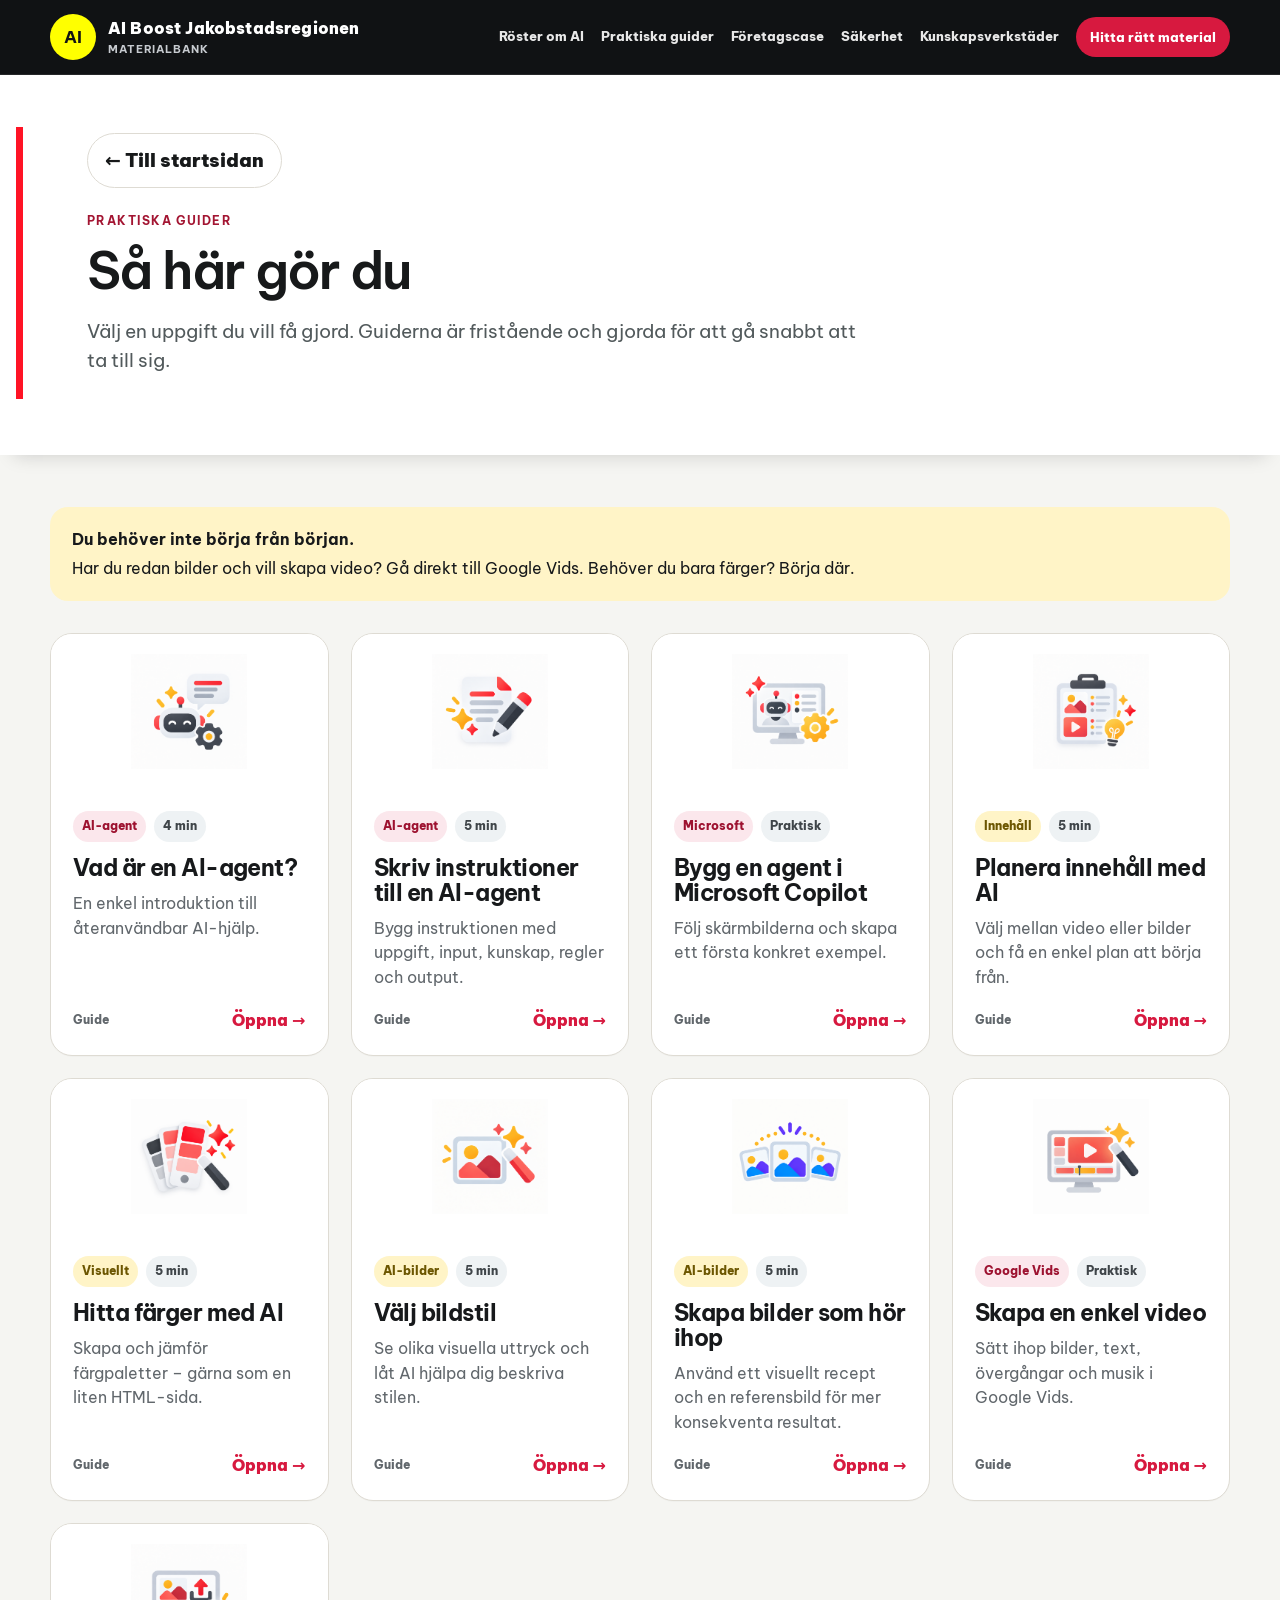
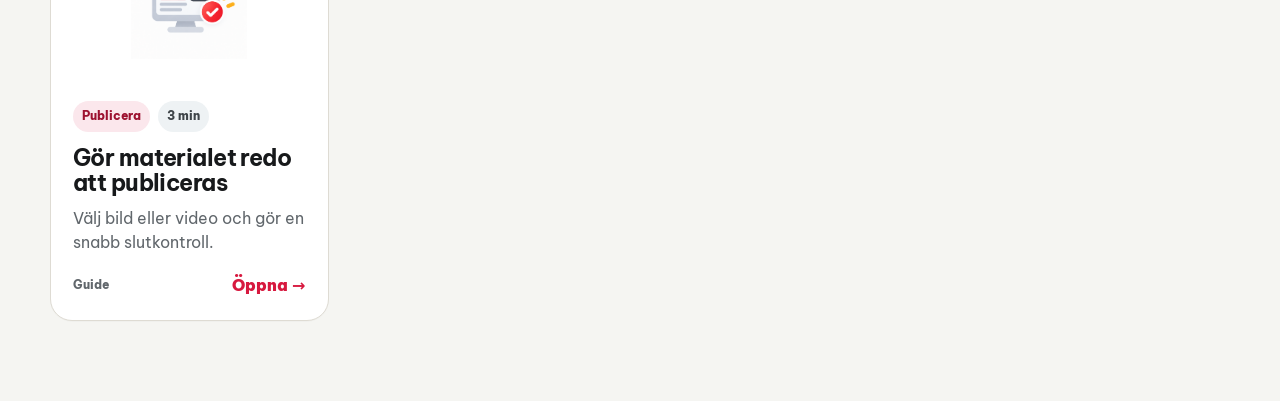
<file: sa-har-gor-du.html>
<!doctype html>
<html lang="sv">
<head>
  <meta charset="utf-8">
  <meta name="viewport" content="width=device-width,initial-scale=1">
  <meta name="description" content="Välj en uppgift du vill få gjord. Guiderna är fristående och gjorda för att gå snabbt att ta till sig.">
  <title>Så här gör du · AI i praktiken</title>
  <link rel="stylesheet" href="assets/css/shared.css">
  <script defer src="assets/js/shared.js"></script>
</head>
<body class="page-theme">
<a class="skip-link" href="#main">Hoppa till innehållet</a>
<header class="site-header"></header>
<section class="theme-hero"><div class="container"><p class="section-back"><a class="btn btn-light" href="index.html">← Till startsidan</a></p><span class="eyebrow">Praktiska guider</span><h1>Så här gör du</h1><p>Välj en uppgift du vill få gjord. Guiderna är fristående och gjorda för att gå snabbt att ta till sig.</p></div></section>
<main id="main" class="theme-main"><div class="container"><div class="theme-note"><strong>Du behöver inte börja från början.</strong> Har du redan bilder och vill skapa video? Gå direkt till Google Vids. Behöver du bara färger? Börja där.</div><div class="grid grid-4"><article class="entry-card illustration-card"><img src="assets/images/illustrations/friendly-ai-chatbot-settings.png" alt=""><div class="entry-body"><div class="meta"><span class="chip red">AI-agent</span><span class="chip ">4 min</span></div><h3>Vad är en AI-agent?</h3><p>En enkel introduktion till återanvändbar AI-hjälp.</p><div class="card-cta-row"><span class="card-type">Guide</span><a class="card-link" href="01-vad-ar-en-ai-agent.html">Öppna →</a></div></div></article><article class="entry-card illustration-card"><img src="assets/images/illustrations/creative-document-editing.png" alt=""><div class="entry-body"><div class="meta"><span class="chip red">AI-agent</span><span class="chip ">5 min</span></div><h3>Skriv instruktioner till en AI-agent</h3><p>Bygg instruktionen med uppgift, input, kunskap, regler och output.</p><div class="card-cta-row"><span class="card-type">Guide</span><a class="card-link" href="02-skriv-instruktioner-till-ai-agent.html">Öppna →</a></div></div></article><article class="entry-card illustration-card"><img src="assets/images/illustrations/friendly-robot-settings-monitor.png" alt=""><div class="entry-body"><div class="meta"><span class="chip red">Microsoft</span><span class="chip ">Praktisk</span></div><h3>Bygg en agent i Microsoft Copilot</h3><p>Följ skärmbilderna och skapa ett första konkret exempel.</p><div class="card-cta-row"><span class="card-type">Guide</span><a class="card-link" href="03-bygg-agent-i-microsoft-copilot.html">Öppna →</a></div></div></article><article class="entry-card illustration-card"><img src="assets/images/illustrations/ai-content-planning-clipboard.png" alt=""><div class="entry-body"><div class="meta"><span class="chip yellow">Innehåll</span><span class="chip ">5 min</span></div><h3>Planera innehåll med AI</h3><p>Välj mellan video eller bilder och få en enkel plan att börja från.</p><div class="card-cta-row"><span class="card-type">Guide</span><a class="card-link" href="skapa-video/01-planera-video-med-ai.html">Öppna →</a></div></div></article><article class="entry-card illustration-card"><img src="assets/images/illustrations/ai-color-palette-wand.png" alt=""><div class="entry-body"><div class="meta"><span class="chip yellow">Visuellt</span><span class="chip ">5 min</span></div><h3>Hitta färger med AI</h3><p>Skapa och jämför färgpaletter – gärna som en liten HTML-sida.</p><div class="card-cta-row"><span class="card-type">Guide</span><a class="card-link" href="skapa-video/02-hitta-farger-med-ai.html">Öppna →</a></div></div></article><article class="entry-card illustration-card"><img src="assets/images/illustrations/ai-image-creation-wand.png" alt=""><div class="entry-body"><div class="meta"><span class="chip yellow">AI-bilder</span><span class="chip ">5 min</span></div><h3>Välj bildstil</h3><p>Se olika visuella uttryck och låt AI hjälpa dig beskriva stilen.</p><div class="card-cta-row"><span class="card-type">Guide</span><a class="card-link" href="skapa-video/03-valj-bildstil.html">Öppna →</a></div></div></article><article class="entry-card illustration-card"><img src="assets/images/illustrations/consistent-ai-image-series.png" alt=""><div class="entry-body"><div class="meta"><span class="chip yellow">AI-bilder</span><span class="chip ">5 min</span></div><h3>Skapa bilder som hör ihop</h3><p>Använd ett visuellt recept och en referensbild för mer konsekventa resultat.</p><div class="card-cta-row"><span class="card-type">Guide</span><a class="card-link" href="skapa-video/04-skapa-bilder-som-hor-ihop.html">Öppna →</a></div></div></article><article class="entry-card illustration-card"><img src="assets/images/illustrations/ai-video-editing-magic.png" alt=""><div class="entry-body"><div class="meta"><span class="chip red">Google Vids</span><span class="chip ">Praktisk</span></div><h3>Skapa en enkel video</h3><p>Sätt ihop bilder, text, övergångar och musik i Google Vids.</p><div class="card-cta-row"><span class="card-type">Guide</span><a class="card-link" href="google-vids-snabbstart-smaforetagare.html">Öppna →</a></div></div></article><article class="entry-card illustration-card"><img src="assets/images/illustrations/monitor-upload-success.png" alt=""><div class="entry-body"><div class="meta"><span class="chip red">Publicera</span><span class="chip ">3 min</span></div><h3>Gör materialet redo att publiceras</h3><p>Välj bild eller video och gör en snabb slutkontroll.</p><div class="card-cta-row"><span class="card-type">Guide</span><a class="card-link" href="skapa-video/06-redo-att-publicera.html">Öppna →</a></div></div></article></div></div></main></body></html>
</file>
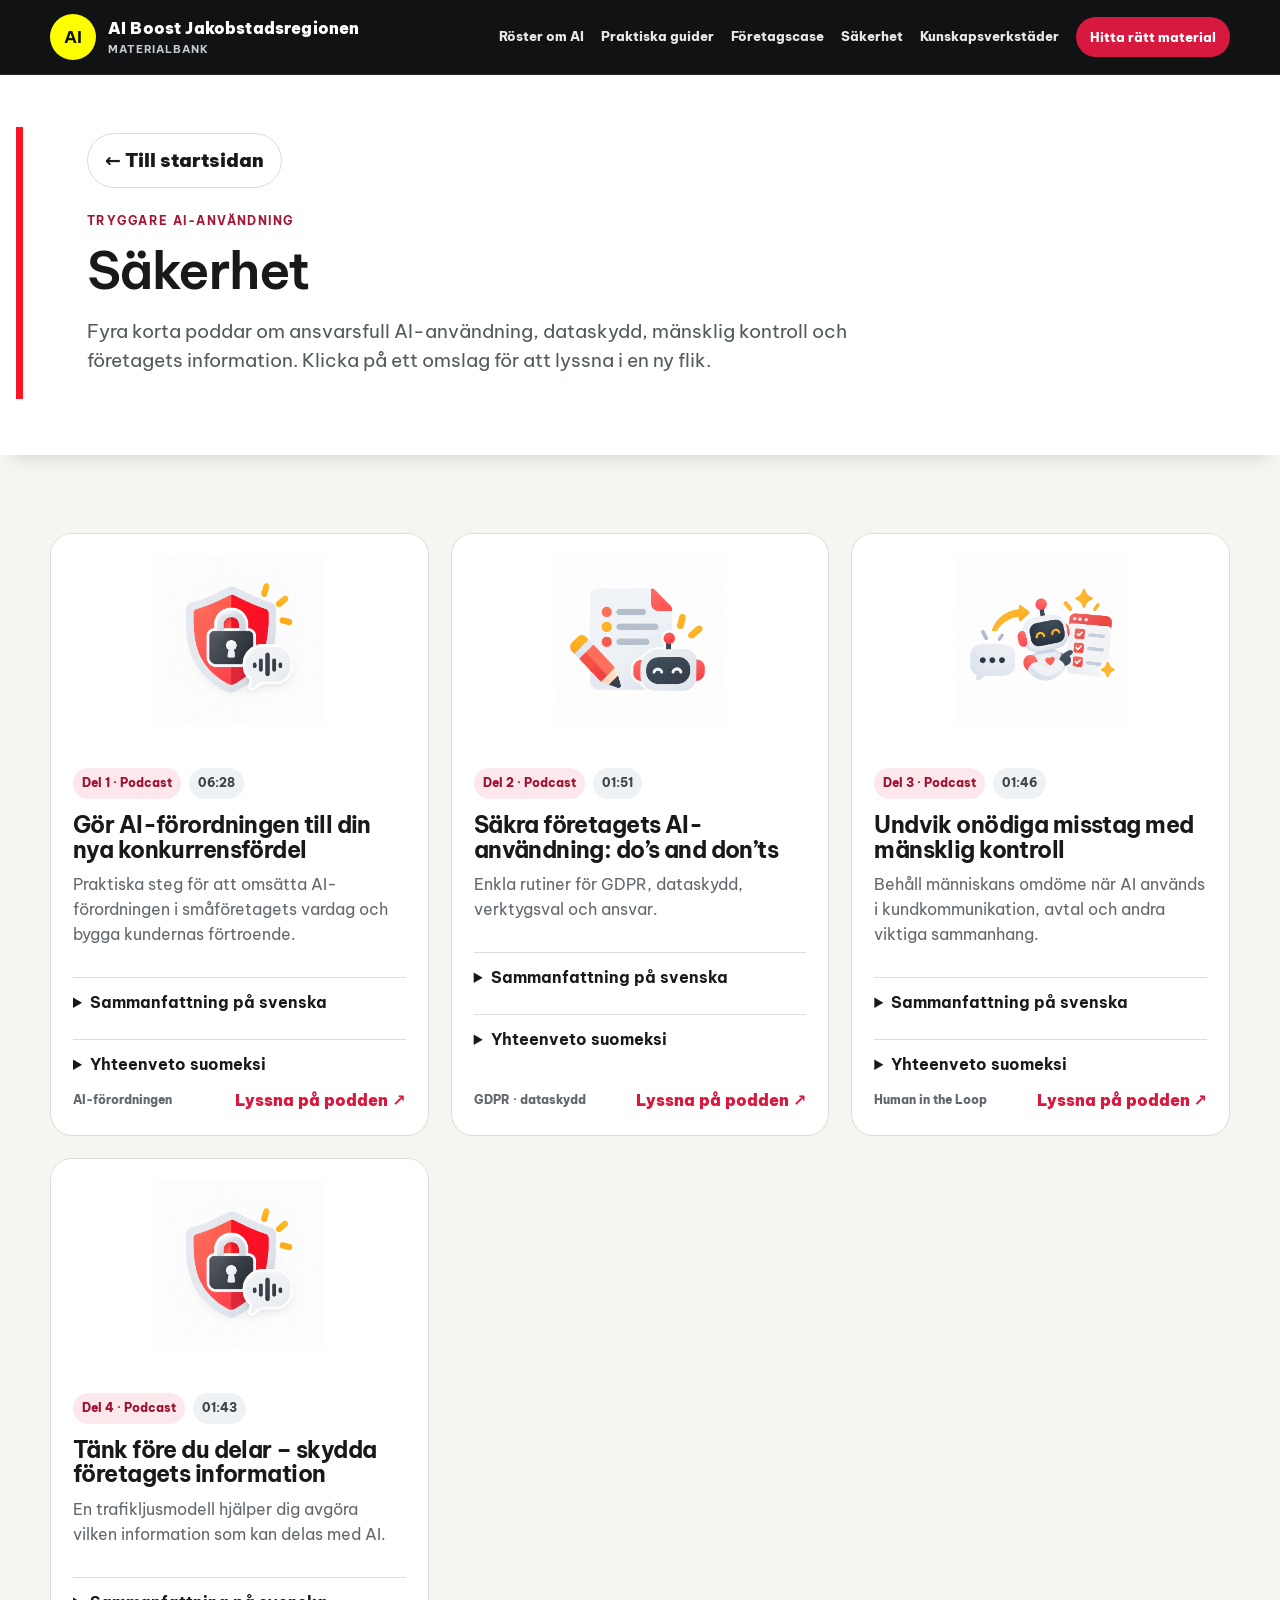
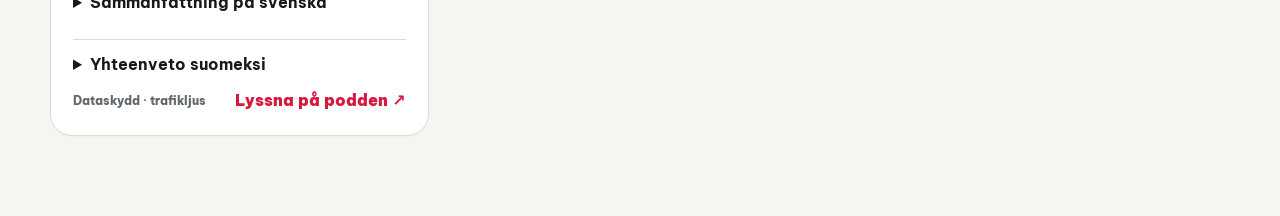
<file: sakerhet.html>
<!doctype html>
<html lang="sv">
<head>
  <meta charset="utf-8">
  <meta name="viewport" content="width=device-width,initial-scale=1">
  <meta name="description" content="Fyra korta poddar om AI-förordningen, dataskydd, mänsklig kontroll och hur företag skyddar information.">
  <title>Säkerhet · AI i praktiken</title>
  <link rel="stylesheet" href="assets/css/shared.css">
  <script defer src="assets/js/shared.js"></script>
</head>
<body class="page-theme">
<a class="skip-link" href="#main">Hoppa till innehållet</a>
<header class="site-header"></header>
<section class="theme-hero"><div class="container"><p class="section-back"><a class="btn btn-light" href="index.html">← Till startsidan</a></p><span class="eyebrow">Tryggare AI-användning</span><h1>Säkerhet</h1><p>Fyra korta poddar om ansvarsfull AI-användning, dataskydd, mänsklig kontroll och företagets information. Klicka på ett omslag för att lyssna i en ny flik.</p></div></section>
<main id="main" class="theme-main"><div class="container"><div class="grid grid-3">
<article class="entry-card illustration-card video-card">
  <a class="voice-cover" href="https://video.novia.fi/media/Del+1+G%C3%B6r+AI-f%C3%B6rordningen+till+din+nya+konkurrensf%C3%B6rdel/0_0viuikf0" target="_blank" rel="noopener noreferrer" aria-label="Öppna podden Del 1 Gör AI-förordningen till din nya konkurrensfördel i en ny flik"><img src="assets/images/illustrations/secure-voice-chat-shield.png" alt="" loading="lazy" decoding="async"></a>
  <div class="entry-body"><div class="meta"><span class="chip red">Del 1 · Podcast</span><span class="chip">06:28</span></div><h3>Gör AI-förordningen till din nya konkurrensfördel</h3>
  <p>Praktiska steg för att omsätta AI-förordningen i småföretagets vardag och bygga kundernas förtroende.</p>
  <details class="summary-row" style="border-top:1px solid var(--line);margin-top:12px;padding:12px 0;"><summary style="cursor:pointer;font-weight:700;color:var(--ink);">Sammanfattning på svenska</summary><p>Podden handlar om hur småföretag kan använda AI ansvarsfullt och omsätta EU:s AI-förordning i praktiska arbetssätt. Den tar upp hur företaget kan skydda kund- och personuppgifter genom att välja lämpliga verktyg och licenser samt begränsa vilken information som lämnas till AI-tjänster.</p><p>Transparenskravet är en viktig del av diskussionen. Kunder kan behöva informeras om att de möter AI eller tar del av AI-genererat innehåll. Personalen behöver också förstå hur verktygen fungerar och göra genomtänkta bedömningar i vardagen. Praktisk utbildning och tydliga rutiner kan stärka kundernas förtroende och ge företaget en konkurrensfördel.</p></details>
  <details class="summary-row" style="border-top:1px solid var(--line);margin-top:12px;padding:12px 0;"><summary style="cursor:pointer;font-weight:700;color:var(--ink);">Yhteenveto suomeksi</summary><p>Podcastissa käsitellään, miten pienyritykset voivat käyttää tekoälyä vastuullisesti ja soveltaa EU:n tekoälyasetusta käytännön työssä. Siinä kerrotaan, miten yritys voi suojata asiakas- ja henkilötietoja valitsemalla sopivat työkalut ja lisenssit sekä rajaamalla tekoälypalveluihin annettavia tietoja.</p><p>Avoimuusvaatimus on tärkeä osa keskustelua. Podcastissa tarkastellaan, milloin asiakkaille on kerrottava, että he ovat vuorovaikutuksessa tekoälyn kanssa tai saavat tekoälyn tuottamaa sisältöä. Henkilöstöä tulee kouluttaa ymmärtämään työkalujen toimintaa ja käyttämään harkintaa arjessa. Käytännönläheinen koulutus, selkeät toimintatavat ja avoin viestintä voivat vahvistaa asiakkaiden luottamusta ja tuoda yritykselle kilpailuetua.</p></details>
  <div class="card-cta-row"><span class="card-type">AI-förordningen</span><a class="card-link" href="https://video.novia.fi/media/Del+1+G%C3%B6r+AI-f%C3%B6rordningen+till+din+nya+konkurrensf%C3%B6rdel/0_0viuikf0" target="_blank" rel="noopener noreferrer">Lyssna på podden ↗</a></div></div>
</article>
<article class="entry-card illustration-card video-card">
  <a class="voice-cover" href="https://video.novia.fi/media/Del+2+S%C3%A4kra+f%C3%B6retagets+AI-anv%C3%A4ndning+dos+n+donts/0_l7pray80" target="_blank" rel="noopener noreferrer" aria-label="Öppna podden Del 2 Säkra företagets AI-användning i en ny flik"><img src="assets/images/illustrations/friendly-ai-checklist.png" alt="" loading="lazy" decoding="async"></a>
  <div class="entry-body"><div class="meta"><span class="chip red">Del 2 · Podcast</span><span class="chip">01:51</span></div><h3>Säkra företagets AI-användning: do’s and don’ts</h3>
  <p>Enkla rutiner för GDPR, dataskydd, verktygsval och ansvar.</p>
  <details class="summary-row" style="border-top:1px solid var(--line);margin-top:12px;padding:12px 0;"><summary style="cursor:pointer;font-weight:700;color:var(--ink);">Sammanfattning på svenska</summary><p>Hur kan ett mindre företag använda AI på ett säkert och ansvarsfullt sätt utan onödig administration? Podden ger praktiska råd om GDPR, dataskydd och EU:s AI-förordning.</p><p>Fokus ligger på enkla rutiner: bestäm vilken information som får användas i AI-verktyg, skydda personuppgifter och affärskritisk information och tydliggör vem som ansvarar för vad. Med tydliga spelregler, lämpliga verktyg och regelbunden uppföljning kan även små företag skapa en trygg grund för AI-användning.</p></details>
  <details class="summary-row" style="border-top:1px solid var(--line);margin-top:12px;padding:12px 0;"><summary style="cursor:pointer;font-weight:700;color:var(--ink);">Yhteenveto suomeksi</summary><p>Miten pieni yritys voi käyttää tekoälyä turvallisesti ja vastuullisesti ilman turhaa hallinnollista työtä? Podcast tarjoaa käytännön neuvoja GDPR:stä, tietosuojasta ja EU:n tekoälyasetuksesta.</p><p>Keskiössä ovat yksinkertaiset toimintatavat: sopikaa, mitä tietoja tekoälytyökaluissa voidaan käyttää, suojatkaa henkilötiedot ja liiketoiminnan kannalta tärkeät tiedot sekä määritelkää selkeästi vastuut. Selkeillä pelisäännöillä, sopivilla työkaluilla ja säännöllisellä seurannalla myös mikro- ja pienyritys voi luoda turvallisen pohjan tekoälyn hyödyntämiselle ilman raskasta hallinnollista järjestelmää.</p></details>
  <div class="card-cta-row"><span class="card-type">GDPR · dataskydd</span><a class="card-link" href="https://video.novia.fi/media/Del+2+S%C3%A4kra+f%C3%B6retagets+AI-anv%C3%A4ndning+dos+n+donts/0_l7pray80" target="_blank" rel="noopener noreferrer">Lyssna på podden ↗</a></div></div>
</article>
<article class="entry-card illustration-card video-card">
  <a class="voice-cover" href="https://video.novia.fi/media/del+3+undvik+on%C3%B6diga+misstag+i+ai-anv%C3%A4ndningen+med+m%C3%A4nsklig+kontroll/0_vuhvkl0r/858207" target="_blank" rel="noopener noreferrer" aria-label="Öppna podden Del 3 Undvik onödiga misstag i AI-användningen med mänsklig kontroll i en ny flik"><img src="assets/images/illustrations/friendly-ai-automation-checklist.png" alt="" loading="lazy" decoding="async"></a>
  <div class="entry-body"><div class="meta"><span class="chip red">Del 3 · Podcast</span><span class="chip">01:46</span></div><h3>Undvik onödiga misstag med mänsklig kontroll</h3>
  <p>Behåll människans omdöme när AI används i kundkommunikation, avtal och andra viktiga sammanhang.</p>
  <details class="summary-row" style="border-top:1px solid var(--line);margin-top:12px;padding:12px 0;"><summary style="cursor:pointer;font-weight:700;color:var(--ink);">Sammanfattning på svenska</summary><p>AI kan vara ett effektivt stöd i företaget, men resultatet behöver bedömas utifrån hur och var det ska användas. Human in the Loop innebär att människan behåller kontrollen och granskar AI-resultat när det behövs.</p><p>Ju större konsekvenser ett fel kan få, desto viktigare är granskningen, exempelvis vid kundkommunikation, avtal eller andra affärskritiska uppgifter. Enkla checklistor, tydligt ansvar och gemensamma rutiner hjälper mindre företag att dra nytta av AI samtidigt som det egna omdömet och ansvaret finns kvar.</p></details>
  <details class="summary-row" style="border-top:1px solid var(--line);margin-top:12px;padding:12px 0;"><summary style="cursor:pointer;font-weight:700;color:var(--ink);">Yhteenveto suomeksi</summary><p>Tekoäly voi olla yritykselle tehokas työkalu, mutta sen tuottamaa sisältöä on aina arvioitava sen mukaan, missä ja mihin tarkoitukseen sitä käytetään. Human in the Loop -periaatteessa ihminen säilyttää kontrollin ja tarkistaa tekoälyn tuottamat tulokset silloin, kun se on tarpeen.</p><p>Mitä suurempia seurauksia virheellä voi olla, sitä tärkeämpää tarkistaminen on – esimerkiksi asiakasviestinnässä, sopimuksissa tai muissa liiketoiminnan kannalta kriittisissä tilanteissa. Yksinkertaiset tarkistuslistat, selkeät vastuut ja yhteiset toimintatavat riittävät pitkälle. Näin tekoälyn mahdollisuuksia voidaan hyödyntää ja samalla varmistaa, että yrityksen oma harkinta ja vastuu säilyvät.</p></details>
  <div class="card-cta-row"><span class="card-type">Human in the Loop</span><a class="card-link" href="https://video.novia.fi/media/del+3+undvik+on%C3%B6diga+misstag+i+ai-anv%C3%A4ndningen+med+m%C3%A4nsklig+kontroll/0_vuhvkl0r/858207" target="_blank" rel="noopener noreferrer">Lyssna på podden ↗</a></div></div>
</article>
<article class="entry-card illustration-card video-card">
  <a class="voice-cover" href="https://video.novia.fi/media/del+4+t%C3%A4nk+f%C3%B6re+du+delar+%E2%80%93+s%C3%A5+skyddar+du+f%C3%B6retagets+information+i+ai-eran/0_142wi3vn/858207" target="_blank" rel="noopener noreferrer" aria-label="Öppna podden Del 4 Tänk före du delar i en ny flik"><img src="assets/images/illustrations/secure-voice-chat-shield.png" alt="" loading="lazy" decoding="async"></a>
  <div class="entry-body"><div class="meta"><span class="chip red">Del 4 · Podcast</span><span class="chip">01:43</span></div><h3>Tänk före du delar – skydda företagets information</h3>
  <p>En trafikljusmodell hjälper dig avgöra vilken information som kan delas med AI.</p>
  <details class="summary-row" style="border-top:1px solid var(--line);margin-top:12px;padding:12px 0;"><summary style="cursor:pointer;font-weight:700;color:var(--ink);">Sammanfattning på svenska</summary><p>Vilken information kan du använda i AI – och vad bör du vara försiktig med? Podden presenterar en enkel trafikljusmodell som hjälper företag att bedöma detta i vardagen.</p><p>Grönt ljus är information som kan användas utan större risk, exempelvis offentliga texter och produktidéer. Gult ljus betyder att du bör stanna upp före du delar information som interna rutiner eller mötesanteckningar. Rött ljus gäller känsliga personuppgifter, affärshemligheter eller annat som kräver särskilt skydd och inte ska matas in i öppna AI-tjänster. Anonymisering kan göra det möjligt att få hjälp utan att dela onödiga kunduppgifter.</p></details>
  <details class="summary-row" style="border-top:1px solid var(--line);margin-top:12px;padding:12px 0;"><summary style="cursor:pointer;font-weight:700;color:var(--ink);">Yhteenveto suomeksi</summary><p>Mitä tietoja tekoälyn kanssa voi käyttää – ja minkä tiedon kohdalla kannattaa olla varovainen? Podcastissa esitellään yksinkertainen liikennevalomalli, joka auttaa yrityksiä arvioimaan asiaa käytännön työssä.</p><p>Vihreä valo tarkoittaa tietoa, jota voi käyttää ilman merkittävää riskiä, kuten julkisia tekstejä ja tuoteideoita. Keltaisen valon kohdalla kannattaa pysähtyä miettimään ennen tiedon jakamista, esimerkiksi sisäisten toimintatapojen tai kokousmuistiinpanojen kohdalla. Punainen valo tarkoittaa arkaluonteisia henkilötietoja, liikesalaisuuksia tai muuta erityistä suojaa vaativaa tietoa, jota ei pidä syöttää avoimiin tekoälypalveluihin. Anonymisointi voi auttaa hyödyntämään tekoälyä jakamatta tarpeettomia asiakastietoja.</p></details>
  <div class="card-cta-row"><span class="card-type">Dataskydd · trafikljus</span><a class="card-link" href="https://video.novia.fi/media/del+4+t%C3%A4nk+f%C3%B6re+du+delar+%E2%80%93+s%C3%A5+skyddar+du+f%C3%B6retagets+information+i+ai-eran/0_142wi3vn/858207" target="_blank" rel="noopener noreferrer">Lyssna på podden ↗</a></div></div>
</article>
</div></div></main>
</body>
</html>
</file>
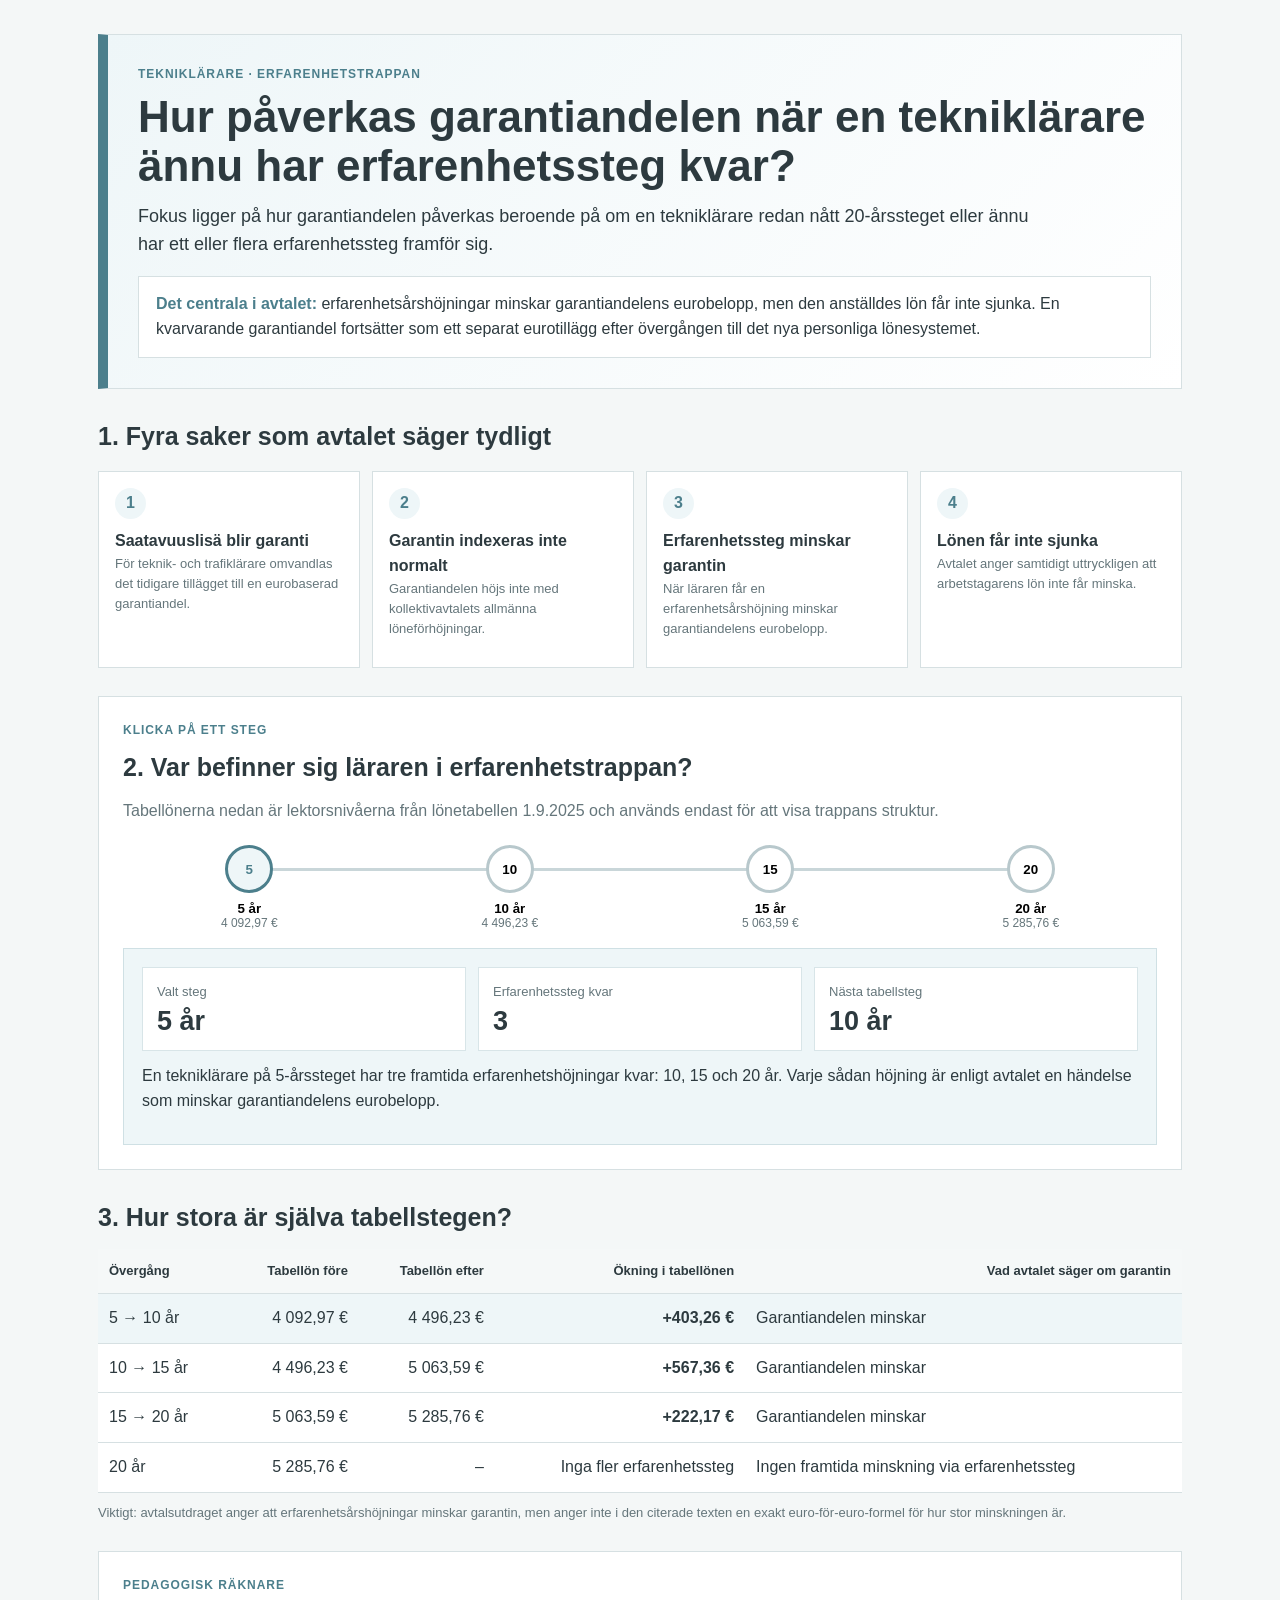
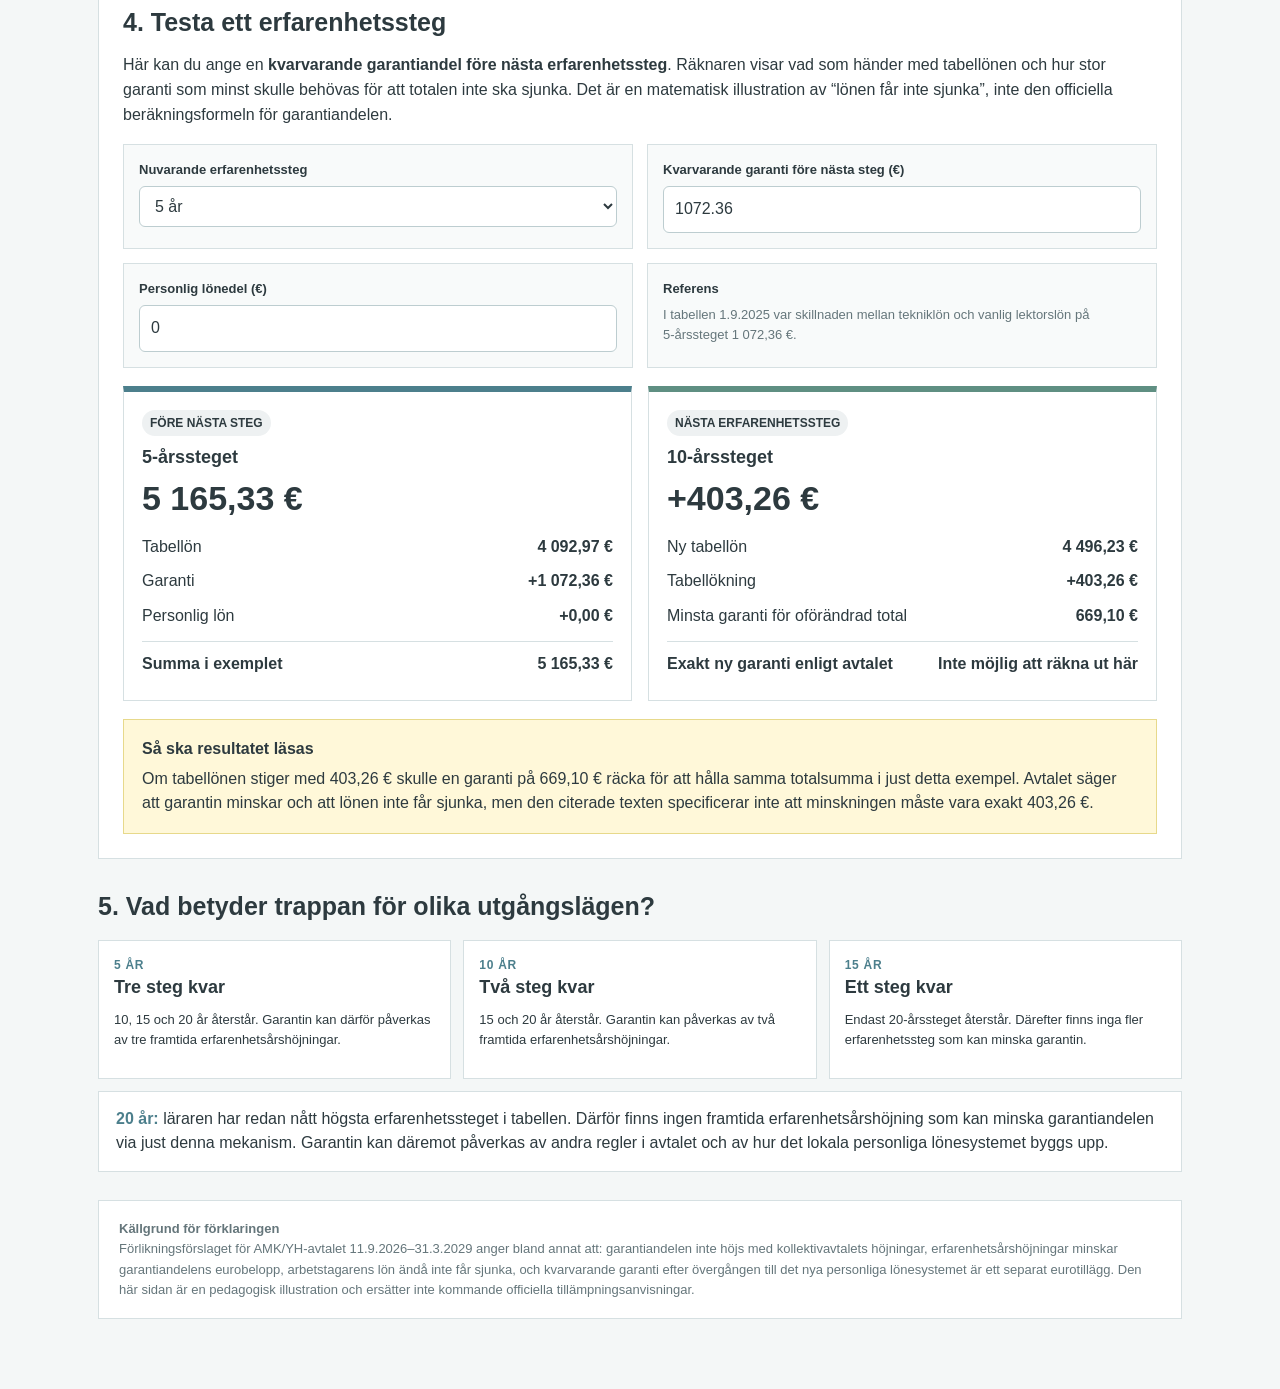
<file: tekniklarare_erfarenhetstrappan.html>
<!doctype html>
<html lang="sv">
<head>
<meta charset="utf-8">
<meta name="viewport" content="width=device-width, initial-scale=1">
<title>Tekniklärare – erfarenhetstrappan och garantiandelen</title>
<style>
:root{
  --ink:#2d3a3f;
  --muted:#65767b;
  --line:#d6e0e2;
  --bg:#f4f7f7;
  --card:#ffffff;
  --blue:#4c7f8c;
  --blue-soft:#eef6f8;
  --green:#5f8f82;
  --green-soft:#eef5f3;
  --yellow:#fff8d9;
  --yellow-line:#e7d98b;
  --grey:#eef1f2;
}
*{box-sizing:border-box}
body{
  margin:0;background:var(--bg);color:var(--ink);
  font-family:"Be Vietnam Pro",-apple-system,BlinkMacSystemFont,"Segoe UI",Roboto,Arial,sans-serif;
  line-height:1.55;
}
.wrap{max-width:1120px;margin:0 auto;padding:34px 18px 70px}
.hero{
  background:linear-gradient(135deg,var(--blue-soft),#fff);
  border:1px solid var(--line);border-left:10px solid var(--blue);
  padding:30px;
}
.eyebrow{
  text-transform:uppercase;letter-spacing:.08em;font-size:12px;
  font-weight:850;color:var(--blue);margin-bottom:8px;
}
h1{font-size:clamp(28px,4vw,44px);line-height:1.12;margin:0 0 13px}
h2{font-size:25px;margin:0 0 12px}
h3{font-size:18px;margin:0 0 8px}
p{margin:0 0 12px}
.lead{font-size:18px;max-width:900px}
.section{margin-top:28px}
.card{background:#fff;border:1px solid var(--line);padding:22px}
.note{
  margin-top:17px;background:#fff;border:1px solid var(--line);
  padding:15px 17px;
}
.note strong{color:var(--blue)}
.certain{
  display:grid;grid-template-columns:repeat(4,1fr);gap:12px;margin-top:16px;
}
@media(max-width:900px){.certain{grid-template-columns:1fr 1fr}}
@media(max-width:560px){.certain{grid-template-columns:1fr}}
.fact{
  background:#fff;border:1px solid var(--line);padding:16px;
  min-height:140px;
}
.fact .n{
  width:31px;height:31px;border-radius:50%;display:flex;align-items:center;justify-content:center;
  background:var(--blue-soft);color:var(--blue);font-weight:900;margin-bottom:10px;
}
.ladder-card{background:#fff;border:1px solid var(--line);padding:24px}
.ladder{
  display:grid;grid-template-columns:repeat(4,1fr);gap:8px;align-items:start;
  position:relative;margin:22px 0 10px;
}
.ladder:before{
  content:"";position:absolute;top:23px;left:10%;right:10%;height:3px;background:#c9d6d9;z-index:0;
}
.step{
  position:relative;z-index:1;text-align:center;cursor:pointer;
  border:0;background:transparent;padding:0 4px;
}
.dot{
  width:48px;height:48px;border-radius:50%;margin:0 auto 8px;
  background:#fff;border:3px solid #b8c8cc;
  display:flex;align-items:center;justify-content:center;font-weight:900;
}
.step.active .dot{border-color:var(--blue);background:var(--blue-soft);color:var(--blue)}
.step.past .dot{border-color:var(--green);background:var(--green-soft);color:var(--green)}
.step .label{font-weight:850}
.step .salary{font-size:12px;color:var(--muted)}
.summary{
  margin-top:18px;background:var(--blue-soft);border:1px solid #cfe0e4;padding:18px;
}
.summary-grid{display:grid;grid-template-columns:repeat(3,1fr);gap:12px}
@media(max-width:760px){.summary-grid{grid-template-columns:1fr}}
.metric{background:#fff;border:1px solid #d8e5e8;padding:14px}
.metric .big{font-size:27px;font-weight:900;line-height:1.1;margin-top:4px}
.table-wrap{overflow-x:auto}
table{border-collapse:collapse;width:100%;min-width:720px;background:#fff}
th,td{border-bottom:1px solid var(--line);padding:12px 11px;text-align:right}
th:first-child,td:first-child{text-align:left}
th{background:#f5f8f8;font-size:13px}
tr.current-row{background:var(--blue-soft)}
.small{font-size:13px}.muted{color:var(--muted)}
.calc{background:#fff;border:1px solid var(--line);padding:24px}
.controls{
  display:grid;grid-template-columns:1fr 1fr;gap:14px;margin-top:16px;
}
@media(max-width:720px){.controls{grid-template-columns:1fr}}
.control{background:#f8fafa;border:1px solid var(--line);padding:15px}
label{display:block;font-weight:800;font-size:13px;margin-bottom:6px}
select,input[type=number]{
  width:100%;padding:10px 11px;border:1px solid #bdcdd0;border-radius:6px;
  background:#fff;font:inherit;color:var(--ink);
}
.result-grid{
  display:grid;grid-template-columns:1fr 1fr;gap:16px;margin-top:18px;
}
@media(max-width:800px){.result-grid{grid-template-columns:1fr}}
.result{
  border:1px solid var(--line);padding:18px;background:#fff;
}
.result.blue{border-top:6px solid var(--blue)}
.result.green{border-top:6px solid var(--green)}
.bigmoney{font-size:34px;font-weight:900;line-height:1.1;margin:6px 0 12px}
.row{display:flex;justify-content:space-between;gap:12px;padding:5px 0}
.row.total{border-top:1px solid var(--line);margin-top:7px;padding-top:10px;font-weight:900}
.warning{
  margin-top:18px;background:var(--yellow);border:1px solid var(--yellow-line);padding:17px 18px;
}
.warning strong{display:block;margin-bottom:5px}
.timeline{
  display:grid;grid-template-columns:repeat(3,1fr);gap:12px;margin-top:14px;
}
@media(max-width:800px){.timeline{grid-template-columns:1fr}}
.titem{background:#fff;border:1px solid var(--line);padding:15px}
.titem .year{font-size:12px;font-weight:900;color:var(--blue);letter-spacing:.06em}
.source{
  margin-top:28px;background:#fff;border:1px solid var(--line);padding:18px 20px;
  color:var(--muted);font-size:13px;
}
.badge{
  display:inline-block;padding:4px 8px;border-radius:999px;background:var(--grey);
  font-size:12px;font-weight:800;margin-bottom:8px;
}
</style>
</head>
<body>
<div class="wrap">

<section class="hero">
  <div class="eyebrow">Tekniklärare · erfarenhetstrappan</div>
  <h1>Hur påverkas garantiandelen när en tekniklärare ännu har erfarenhetssteg kvar?</h1>
  <p class="lead">
    Fokus ligger på hur garantiandelen påverkas beroende på om en tekniklärare redan nått 20-årssteget
    eller ännu har ett eller flera erfarenhetssteg framför sig.
  </p>
  <div class="note">
    <strong>Det centrala i avtalet:</strong> erfarenhetsårshöjningar minskar garantiandelens eurobelopp,
    men den anställdes lön får inte sjunka. En kvarvarande garantiandel fortsätter som ett separat eurotillägg
    efter övergången till det nya personliga lönesystemet.
  </div>
</section>

<section class="section">
  <h2>1. Fyra saker som avtalet säger tydligt</h2>
  <div class="certain">
    <div class="fact"><div class="n">1</div><strong>Saatavuuslisä blir garanti</strong><p class="small muted">För teknik- och trafiklärare omvandlas det tidigare tillägget till en eurobaserad garantiandel.</p></div>
    <div class="fact"><div class="n">2</div><strong>Garantin indexeras inte normalt</strong><p class="small muted">Garantiandelen höjs inte med kollektivavtalets allmänna löneförhöjningar.</p></div>
    <div class="fact"><div class="n">3</div><strong>Erfarenhetssteg minskar garantin</strong><p class="small muted">När läraren får en erfarenhetsårshöjning minskar garantiandelens eurobelopp.</p></div>
    <div class="fact"><div class="n">4</div><strong>Lönen får inte sjunka</strong><p class="small muted">Avtalet anger samtidigt uttryckligen att arbetstagarens lön inte får minska.</p></div>
  </div>
</section>

<section class="section ladder-card">
  <div class="eyebrow">Klicka på ett steg</div>
  <h2>2. Var befinner sig läraren i erfarenhetstrappan?</h2>
  <p class="muted">Tabellönerna nedan är lektorsnivåerna från lönetabellen 1.9.2025 och används endast för att visa trappans struktur.</p>

  <div class="ladder">
    <button class="step active" data-step="5">
      <div class="dot">5</div><div class="label">5 år</div><div class="salary">4 092,97 €</div>
    </button>
    <button class="step" data-step="10">
      <div class="dot">10</div><div class="label">10 år</div><div class="salary">4 496,23 €</div>
    </button>
    <button class="step" data-step="15">
      <div class="dot">15</div><div class="label">15 år</div><div class="salary">5 063,59 €</div>
    </button>
    <button class="step" data-step="20">
      <div class="dot">20</div><div class="label">20 år</div><div class="salary">5 285,76 €</div>
    </button>
  </div>

  <div class="summary">
    <div class="summary-grid">
      <div class="metric"><div class="small muted">Valt steg</div><div id="selectedStep" class="big">5 år</div></div>
      <div class="metric"><div class="small muted">Erfarenhetssteg kvar</div><div id="stepsLeft" class="big">3</div></div>
      <div class="metric"><div class="small muted">Nästa tabellsteg</div><div id="nextStep" class="big">10 år</div></div>
    </div>
    <p id="stepExplanation" style="margin-top:13px">
      En tekniklärare på 5-årssteget har tre framtida erfarenhetshöjningar kvar: 10, 15 och 20 år.
      Varje sådan höjning är enligt avtalet en händelse som minskar garantiandelens eurobelopp.
    </p>
  </div>
</section>

<section class="section">
  <h2>3. Hur stora är själva tabellstegen?</h2>
  <div class="table-wrap">
    <table>
      <thead>
        <tr>
          <th>Övergång</th>
          <th>Tabellön före</th>
          <th>Tabellön efter</th>
          <th>Ökning i tabellönen</th>
          <th>Vad avtalet säger om garantin</th>
        </tr>
      </thead>
      <tbody>
        <tr id="row5">
          <td>5 → 10 år</td><td>4 092,97 €</td><td>4 496,23 €</td><td><strong>+403,26 €</strong></td>
          <td style="text-align:left">Garantiandelen minskar</td>
        </tr>
        <tr id="row10">
          <td>10 → 15 år</td><td>4 496,23 €</td><td>5 063,59 €</td><td><strong>+567,36 €</strong></td>
          <td style="text-align:left">Garantiandelen minskar</td>
        </tr>
        <tr id="row15">
          <td>15 → 20 år</td><td>5 063,59 €</td><td>5 285,76 €</td><td><strong>+222,17 €</strong></td>
          <td style="text-align:left">Garantiandelen minskar</td>
        </tr>
        <tr id="row20">
          <td>20 år</td><td>5 285,76 €</td><td>–</td><td>Inga fler erfarenhetssteg</td>
          <td style="text-align:left">Ingen framtida minskning via erfarenhetssteg</td>
        </tr>
      </tbody>
    </table>
  </div>
  <p class="small muted" style="margin-top:10px">
    Viktigt: avtalsutdraget anger att erfarenhetsårshöjningar minskar garantin, men anger inte i den citerade texten
    en exakt euro-för-euro-formel för hur stor minskningen är.
  </p>
</section>

<section class="section calc">
  <div class="eyebrow">Pedagogisk räknare</div>
  <h2>4. Testa ett erfarenhetssteg</h2>
  <p>
    Här kan du ange en <strong>kvarvarande garantiandel före nästa erfarenhetssteg</strong>.
    Räknaren visar vad som händer med tabellönen och hur stor garanti som minst skulle behövas
    för att totalen inte ska sjunka. Det är en matematisk illustration av “lönen får inte sjunka”,
    inte den officiella beräkningsformeln för garantiandelen.
  </p>

  <div class="controls">
    <div class="control">
      <label for="currentLevel">Nuvarande erfarenhetssteg</label>
      <select id="currentLevel">
        <option value="5">5 år</option>
        <option value="10">10 år</option>
        <option value="15">15 år</option>
        <option value="20">20 år</option>
      </select>
    </div>
    <div class="control">
      <label for="guarantee">Kvarvarande garanti före nästa steg (€)</label>
      <input id="guarantee" type="number" min="0" step="10" value="1072.36">
    </div>
    <div class="control">
      <label for="personal">Personlig lönedel (€)</label>
      <input id="personal" type="number" min="0" step="10" value="0">
    </div>
    <div class="control">
      <label>Referens</label>
      <div class="small muted" id="referenceText">I tabellen 1.9.2025 var skillnaden mellan tekniklön och vanlig lektorslön på 5-årssteget 1 072,36 €.</div>
    </div>
  </div>

  <div class="result-grid">
    <div class="result blue">
      <span class="badge">FÖRE NÄSTA STEG</span>
      <h3 id="beforeTitle">5-årssteget</h3>
      <div class="bigmoney" id="beforeTotal">5 165,33 €</div>
      <div class="row"><span>Tabellön</span><strong id="beforeBase">4 092,97 €</strong></div>
      <div class="row"><span>Garanti</span><strong id="beforeGuarantee">+1 072,36 €</strong></div>
      <div class="row"><span>Personlig lön</span><strong id="beforePersonal">+0 €</strong></div>
      <div class="row total"><span>Summa i exemplet</span><strong id="beforeTotal2">5 165,33 €</strong></div>
    </div>

    <div class="result green">
      <span class="badge">NÄSTA ERFARENHETSSTEG</span>
      <h3 id="afterTitle">10-årssteget</h3>
      <div class="bigmoney" id="baseIncrease">+403,26 €</div>
      <div class="row"><span>Ny tabellön</span><strong id="afterBase">4 496,23 €</strong></div>
      <div class="row"><span>Tabellökning</span><strong id="afterIncrease">+403,26 €</strong></div>
      <div class="row"><span>Minsta garanti för oförändrad total</span><strong id="floorGuarantee">669,10 €</strong></div>
      <div class="row total"><span>Exakt ny garanti enligt avtalet</span><strong>Inte möjlig att räkna ut här</strong></div>
    </div>
  </div>

  <div class="warning" id="calcNote">
    <strong>Så ska resultatet läsas</strong>
    Om tabellönen stiger med 403,26 € skulle en garanti på 669,10 € räcka för att hålla samma totalsumma i just detta exempel.
    Avtalet säger att garantin minskar och att lönen inte får sjunka, men den citerade texten specificerar inte att minskningen måste vara exakt 403,26 €.
  </div>
</section>

<section class="section">
  <h2>5. Vad betyder trappan för olika utgångslägen?</h2>
  <div class="timeline">
    <div class="titem">
      <div class="year">5 ÅR</div>
      <h3>Tre steg kvar</h3>
      <p class="small">10, 15 och 20 år återstår. Garantin kan därför påverkas av tre framtida erfarenhetsårshöjningar.</p>
    </div>
    <div class="titem">
      <div class="year">10 ÅR</div>
      <h3>Två steg kvar</h3>
      <p class="small">15 och 20 år återstår. Garantin kan påverkas av två framtida erfarenhetsårshöjningar.</p>
    </div>
    <div class="titem">
      <div class="year">15 ÅR</div>
      <h3>Ett steg kvar</h3>
      <p class="small">Endast 20-årssteget återstår. Därefter finns inga fler erfarenhetssteg som kan minska garantin.</p>
    </div>
  </div>
  <div class="note" style="margin-top:12px">
    <strong>20 år:</strong> läraren har redan nått högsta erfarenhetssteget i tabellen.
    Därför finns ingen framtida erfarenhetsårshöjning som kan minska garantiandelen via just denna mekanism.
    Garantin kan däremot påverkas av andra regler i avtalet och av hur det lokala personliga lönesystemet byggs upp.
  </div>
</section>

<section class="source">
  <strong>Källgrund för förklaringen</strong><br>
  Förlikningsförslaget för AMK/YH-avtalet 11.9.2026–31.3.2029 anger bland annat att:
  garantiandelen inte höjs med kollektivavtalets höjningar, erfarenhetsårshöjningar minskar garantiandelens eurobelopp,
  arbetstagarens lön ändå inte får sjunka, och kvarvarande garanti efter övergången till det nya personliga lönesystemet
  är ett separat eurotillägg. Den här sidan är en pedagogisk illustration och ersätter inte kommande officiella tillämpningsanvisningar.
</section>

</div>

<script>
(function(){
  const levels = {
    5:  {base:4092.97, tech:5165.33, refGuarantee:1072.36, next:10},
    10: {base:4496.23, tech:5530.36, refGuarantee:1034.13, next:15},
    15: {base:5063.59, tech:5980.10, refGuarantee:916.51, next:20},
    20: {base:5285.76, tech:6263.63, refGuarantee:977.87, next:null}
  };
  const order=[5,10,15,20];
  const fmt = n => new Intl.NumberFormat('sv-FI',{minimumFractionDigits:2,maximumFractionDigits:2}).format(n)+' €';
  const fmt0 = n => new Intl.NumberFormat('sv-FI',{maximumFractionDigits:2}).format(n)+' €';

  const steps = document.querySelectorAll('.step');
  const currentLevel = document.getElementById('currentLevel');
  const guarantee = document.getElementById('guarantee');
  const personal = document.getElementById('personal');

  function selectStep(v, syncInput=true){
    v=Number(v);
    steps.forEach(btn=>{
      const s=Number(btn.dataset.step);
      btn.classList.toggle('active', s===v);
      btn.classList.toggle('past', s<v);
    });
    const idx=order.indexOf(v);
    const left=order.length-1-idx;
    document.getElementById('selectedStep').textContent=v+' år';
    document.getElementById('stepsLeft').textContent=left;
    document.getElementById('nextStep').textContent=levels[v].next ? levels[v].next+' år' : 'Inget';
    let txt='';
    if(v===5) txt='En tekniklärare på 5-årssteget har tre framtida erfarenhetshöjningar kvar: 10, 15 och 20 år. Varje sådan höjning är enligt avtalet en händelse som minskar garantiandelens eurobelopp.';
    if(v===10) txt='En tekniklärare på 10-årssteget har två framtida erfarenhetshöjningar kvar: 15 och 20 år. Garantin kan därför minska vid två framtida erfarenhetssteg.';
    if(v===15) txt='En tekniklärare på 15-årssteget har ett framtida erfarenhetssteg kvar: 20 år. Efter det finns inga fler erfarenhetsårshöjningar i tabellen.';
    if(v===20) txt='En tekniklärare på 20-årssteget har inga fler erfarenhetssteg kvar. Därför finns ingen framtida minskning av garantin via just erfarenhetsårshöjningar.';
    document.getElementById('stepExplanation').textContent=txt;

    ['row5','row10','row15','row20'].forEach(id=>document.getElementById(id).classList.remove('current-row'));
    document.getElementById('row'+v).classList.add('current-row');

    if(syncInput){
      currentLevel.value=String(v);
      guarantee.value=levels[v].refGuarantee.toFixed(2);
      updateCalc();
    }
  }

  function updateCalc(){
    const v=Number(currentLevel.value);
    const d=levels[v];
    const g=Math.max(0,parseFloat(guarantee.value)||0);
    const p=Math.max(0,parseFloat(personal.value)||0);

    document.getElementById('referenceText').textContent=
      'I tabellen 1.9.2025 var skillnaden mellan tekniklön och vanlig lektorslön på '+v+'-årssteget '+fmt(d.refGuarantee)+'.';

    const before=d.base+g+p;
    document.getElementById('beforeTitle').textContent=v+'-årssteget';
    document.getElementById('beforeTotal').textContent=fmt(before);
    document.getElementById('beforeBase').textContent=fmt(d.base);
    document.getElementById('beforeGuarantee').textContent='+'+fmt(g);
    document.getElementById('beforePersonal').textContent='+'+fmt(p);
    document.getElementById('beforeTotal2').textContent=fmt(before);

    if(!d.next){
      document.getElementById('afterTitle').textContent='Inget nästa erfarenhetssteg';
      document.getElementById('baseIncrease').textContent='0 €';
      document.getElementById('afterBase').textContent=fmt(d.base);
      document.getElementById('afterIncrease').textContent='0 €';
      document.getElementById('floorGuarantee').textContent='Ej tillämpligt';
      document.getElementById('calcNote').innerHTML=
        '<strong>Så ska resultatet läsas</strong>På 20-årssteget finns ingen ytterligare erfarenhetsårshöjning. Därför kan garantiandelen inte minska via just erfarenhetstrappan. Avtalet innehåller samtidigt andra löne- och övergångsregler som kan påverka lönen.';
      return;
    }

    const next=levels[d.next];
    const inc=next.base-d.base;
    const floor=Math.max(before - next.base - p, 0);
    document.getElementById('afterTitle').textContent=d.next+'-årssteget';
    document.getElementById('baseIncrease').textContent='+'+fmt(inc);
    document.getElementById('afterBase').textContent=fmt(next.base);
    document.getElementById('afterIncrease').textContent='+'+fmt(inc);
    document.getElementById('floorGuarantee').textContent=fmt(floor);
    document.getElementById('calcNote').innerHTML=
      '<strong>Så ska resultatet läsas</strong>Om tabellönen stiger med '+fmt(inc)+
      ' skulle en garanti på '+fmt(floor)+' räcka för att hålla samma totalsumma i just detta exempel. '+
      'Avtalet säger att garantin minskar och att lönen inte får sjunka, men den citerade texten specificerar inte att minskningen måste vara exakt '+fmt(inc)+'.';
  }

  steps.forEach(btn=>btn.addEventListener('click',()=>selectStep(btn.dataset.step,true)));
  currentLevel.addEventListener('change',()=>{
    const v=Number(currentLevel.value);
    guarantee.value=levels[v].refGuarantee.toFixed(2);
    selectStep(v,false);
    updateCalc();
  });
  guarantee.addEventListener('input',updateCalc);
  personal.addEventListener('input',updateCalc);

  selectStep(5,true);
})();
</script>
</body>
</html>
</file>
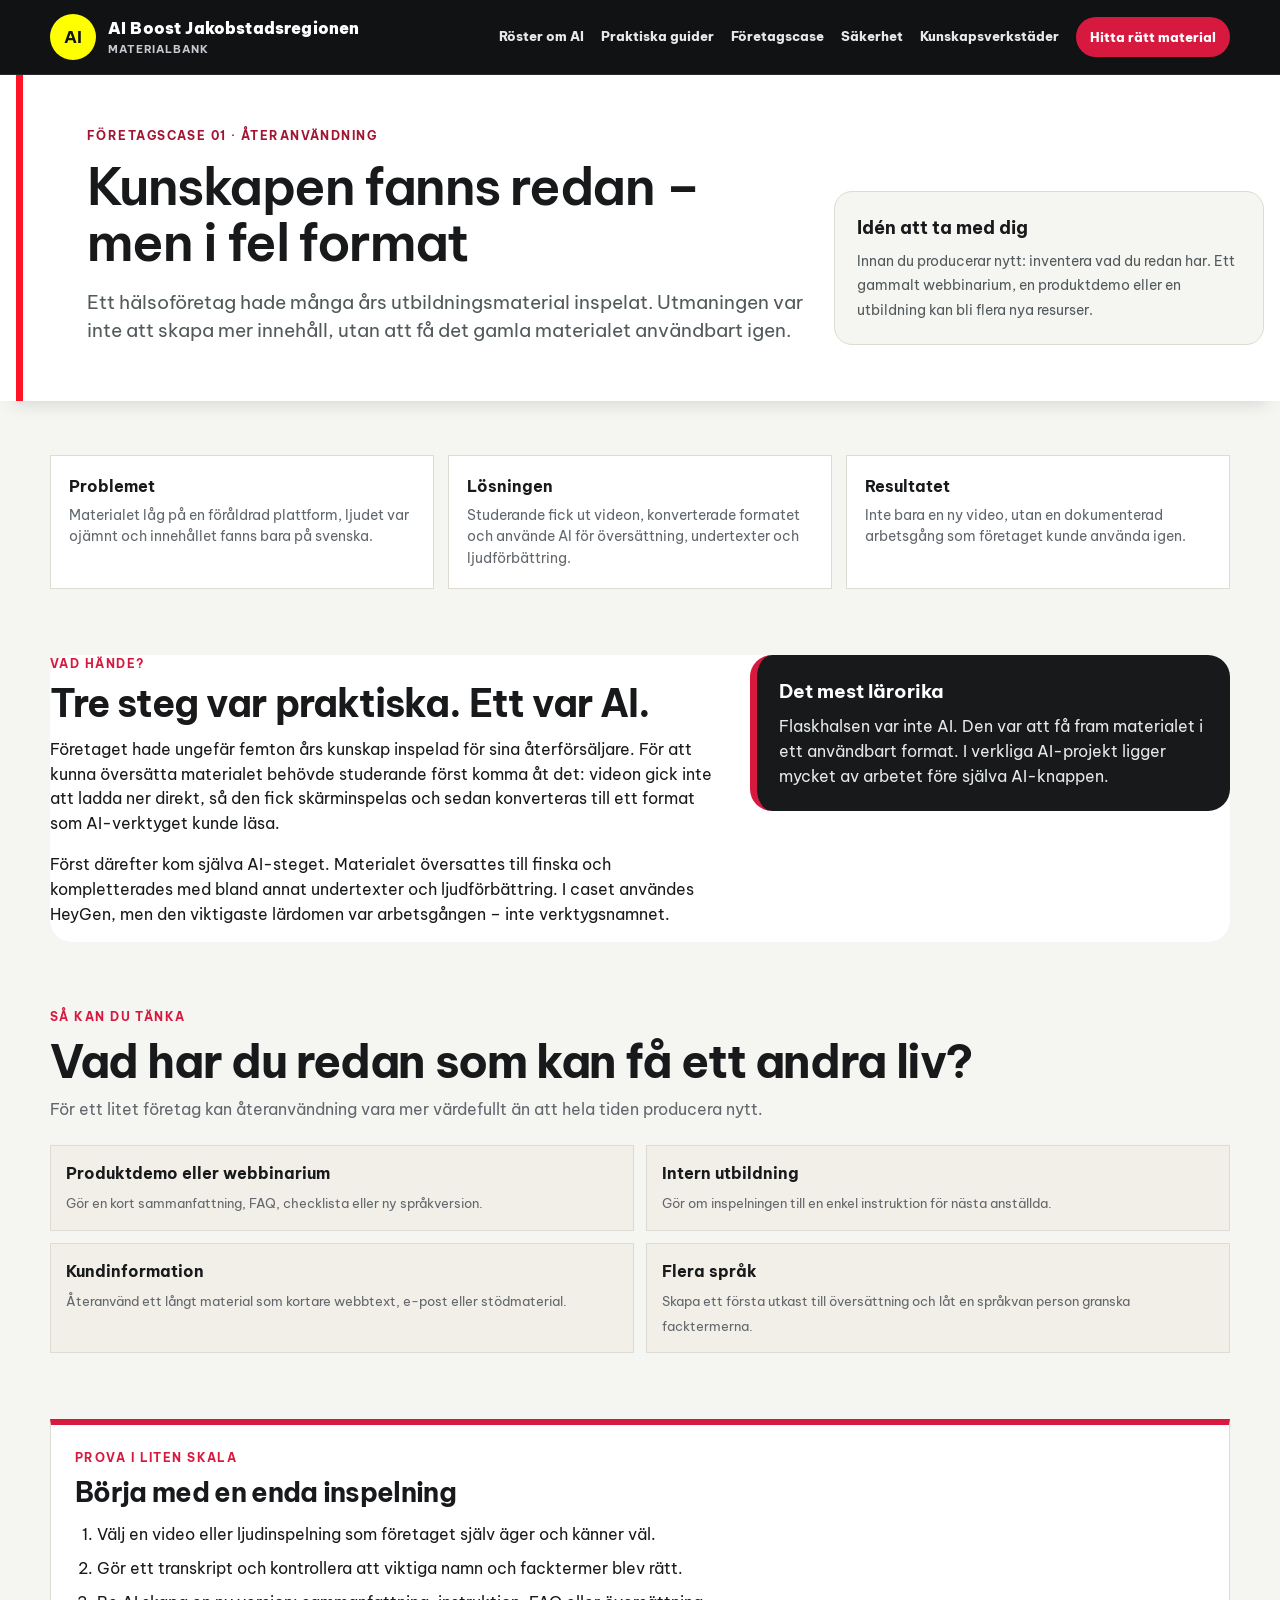
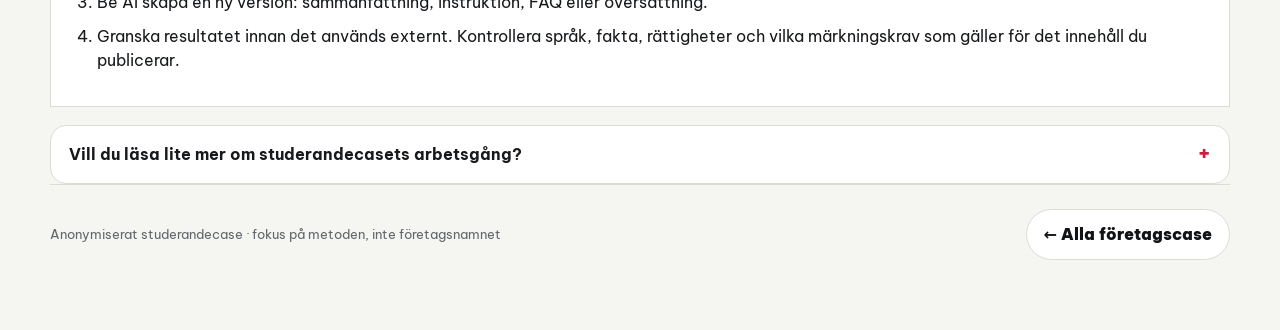
<file: foretagscase/01-atervinn-befintligt-material.html>
<!DOCTYPE html>
<html lang="sv">
<head>
<meta charset="utf-8"/>
<meta name="viewport" content="width=device-width, initial-scale=1"/>
<meta name="description" content="Ett anonymiserat företagscase om att återanvända inspelad kunskap med hjälp av AI."/>
<title>Återanvänd befintligt material · Företagscase</title>
<link href="../assets/css/shared.css" rel="stylesheet"/>
<script defer src="../assets/js/shared.js"></script>

  <meta name="materialbank:id" content="case-atervinn-material">
  <meta name="materialbank:type" content="case">
  <meta name="materialbank:summary" content="Inspiration från ett företag som använde AI för att återanvända kunskap som redan fanns men låg i ett format som var svårt att utnyttja.">
  <meta name="materialbank:topics" content="inspiration,effektivisering,kommunikation">
  <meta name="materialbank:platforms" content="verktygsoberoende">
  <meta name="materialbank:level" content="kom-igang">
  <meta name="materialbank:intents" content="inspireras,forsta">
  <meta name="materialbank:duration" content="3">
  <meta name="materialbank:keywords" content="företagscase,återanvända,material,inspelning,översättning,kunskap,återbruk">
  <meta name="materialbank:featured" content="true">
  <meta name="materialbank:status" content="published">
  <meta name="keywords" content="företagscase, återanvända, material, inspelning, översättning, kunskap, återbruk">
</head>
<body class="page-case">
<a class="skip-link" href="#main">Hoppa till innehållet</a>
<header class="sitebar"><div class="sitebar-inner"><a class="brand" href="../index.html"><span class="brand-mark"></span>Novia · Praktisk AI-guide</a><div class="series">AI Boost · Företagscase</div></div></header>

<section class="hero"><div class="hero-inner"><div class="hero-grid"><div><p class="eyebrow">Företagscase 01 · återanvändning</p><h1>Kunskapen fanns redan – men i fel format</h1><p class="lead">Ett hälsoföretag hade många års utbildningsmaterial inspelat. Utmaningen var inte att skapa mer innehåll, utan att få det gamla materialet användbart igen.</p></div><aside class="quick-card"><strong>Idén att ta med dig</strong><span>Innan du producerar nytt: inventera vad du redan har. Ett gammalt webbinarium, en produktdemo eller en utbildning kan bli flera nya resurser.</span></aside></div></div></section>
<main id="main">
<section class="wide intro"><div class="case-summary-grid"><div class="case-summary-box"><strong>Problemet</strong><p>Materialet låg på en föråldrad plattform, ljudet var ojämnt och innehållet fanns bara på svenska.</p></div><div class="case-summary-box"><strong>Lösningen</strong><p>Studerande fick ut videon, konverterade formatet och använde AI för översättning, undertexter och ljudförbättring.</p></div><div class="case-summary-box"><strong>Resultatet</strong><p>Inte bara en ny video, utan en dokumenterad arbetsgång som företaget kunde använda igen.</p></div></div></section>
<section class="wide section"><div class="case-story"><div><p class="eyebrow">Vad hände?</p><h2>Tre steg var praktiska. Ett var AI.</h2><p>Företaget hade ungefär femton års kunskap inspelad för sina återförsäljare. För att kunna översätta materialet behövde studerande först komma åt det: videon gick inte att ladda ner direkt, så den fick skärminspelas och sedan konverteras till ett format som AI-verktyget kunde läsa.</p><p>Först därefter kom själva AI-steget. Materialet översattes till finska och kompletterades med bland annat undertexter och ljudförbättring. I caset användes HeyGen, men den viktigaste lärdomen var arbetsgången – inte verktygsnamnet.</p></div><aside class="case-takeaway"><strong>Det mest lärorika</strong><p>Flaskhalsen var inte AI. Den var att få fram materialet i ett användbart format. I verkliga AI-projekt ligger mycket av arbetet före själva AI-knappen.</p></aside></div></section>
<section class="wide section"><div class="section-head"><p class="eyebrow">Så kan du tänka</p><h2>Vad har du redan som kan få ett andra liv?</h2><p>För ett litet företag kan återanvändning vara mer värdefullt än att hela tiden producera nytt.</p></div><div class="idea-list"><div><strong>Produktdemo eller webbinarium</strong><span>Gör en kort sammanfattning, FAQ, checklista eller ny språkversion.</span></div><div><strong>Intern utbildning</strong><span>Gör om inspelningen till en enkel instruktion för nästa anställda.</span></div><div><strong>Kundinformation</strong><span>Återanvänd ett långt material som kortare webbtext, e-post eller stödmaterial.</span></div><div><strong>Flera språk</strong><span>Skapa ett första utkast till översättning och låt en språkvan person granska facktermerna.</span></div></div></section>
<section class="wide section"><div class="try-box"><p class="eyebrow">Prova i liten skala</p><h2>Börja med en enda inspelning</h2><ol><li>Välj en video eller ljudinspelning som företaget själv äger och känner väl.</li><li>Gör ett transkript och kontrollera att viktiga namn och facktermer blev rätt.</li><li>Be AI skapa en ny version: sammanfattning, instruktion, FAQ eller översättning.</li><li>Granska resultatet innan det används externt. Kontrollera språk, fakta, rättigheter och vilka märkningskrav som gäller för det innehåll du publicerar.</li></ol></div>
<details class="case-details"><summary>Vill du läsa lite mer om studerandecasets arbetsgång?</summary><div class="details-body"><p>Arbetsgången var: få ut materialet från den gamla plattformen, göra skärminspelning, konvertera filformatet och först därefter använda AI för den finska versionen. Tre av fyra steg handlade alltså om materialhantering.</p><p>Det som gjorde leveransen värdefull var att processen dokumenterades. Företaget fick inte bara ett färdigt resultat utan ett sätt att upprepa arbetet för nästa utbildning och nästa språk.</p></div></details></section>
<div class="wide backline"><p>Anonymiserat studerandecase · fokus på metoden, inte företagsnamnet</p><div><a class="btn secondary" href="index.html">← Alla företagscase</a></div></div>
</main>
</body>
</html>
</file>
<file: assets/css/shared.css>
@import url('https://fonts.googleapis.com/css2?family=Be+Vietnam+Pro:wght@400;600;700&display=swap');

/* =========================================================
   MATERIALBANK · SHARED DESIGN SYSTEM
   Edit the variables in this first block to rebrand every page.
   ========================================================= */
:root{
  --brand-accent:#ff1325;
  --brand-ink:#171717;
  --brand-text:#344247;
  --brand-muted:#677176;
  --brand-line:#d7dfdf;
  --brand-soft:#f5f7f7;
  --brand-soft-2:#eef2f2;
  --brand-white:#ffffff;
  --brand-hero:#171717;
  --brand-hero-card:#222222;
  --brand-hero-border:#555555;
  --brand-font:"Be Vietnam Pro",Arial,sans-serif;
  --content-max:1180px;
  --focus-ring:rgba(255,19,37,.20);

  /* Backwards-compatible aliases used by the existing pages. */
  --novia-red:var(--brand-accent);
  --ink:var(--brand-ink);
  --text:var(--brand-text);
  --muted:var(--brand-muted);
  --line:var(--brand-line);
  --soft:var(--brand-soft);
  --soft-2:var(--brand-soft-2);
  --soft2:var(--brand-soft-2);
  --white:var(--brand-white);
  --max:var(--content-max);
}

*{box-sizing:border-box}
html{scroll-behavior:smooth}
body{margin:0;font-family:var(--brand-font);color:var(--text);background:var(--white);line-height:1.62}
a{color:inherit}
img{max-width:100%;height:auto;display:block}
button,input,textarea{font:inherit}
h1,h2,h3{line-height:1.16}

/* Accessibility */
.skip,.skip-link{position:absolute;left:-9999px;top:8px;background:#000;color:#fff;padding:10px 14px;z-index:99}
.skip:focus,.skip-link:focus{left:8px}
:focus-visible{outline:3px solid var(--brand-accent);outline-offset:3px}

/* Shared header */
.sitebar{position:sticky;top:0;z-index:20;background:#fff;border-bottom:1px solid var(--line)}
.sitebar-inner{max-width:var(--max);margin:auto;padding:12px 20px;display:flex;align-items:center;justify-content:space-between;gap:20px}
.brand{text-decoration:none;color:var(--ink);font-weight:700;letter-spacing:.02em}
.brand-mark{display:inline-block;width:28px;height:5px;background:var(--brand-accent);margin-right:10px;vertical-align:middle}
.series{font-size:13px;color:var(--muted)}
.nav{display:flex;gap:6px;flex-wrap:wrap;justify-content:flex-end}
.nav a{font-size:13px;text-decoration:none;padding:7px 9px;border-bottom:2px solid transparent}
.nav a:hover,.nav a:focus{border-color:var(--brand-accent);outline:none}

/* Shared hero */
.hero{background:var(--brand-hero);color:#fff;border-bottom:8px solid var(--brand-accent)}
.hero-inner{max-width:var(--max);margin:auto;padding:56px 20px 50px}
.eyebrow{margin:0 0 10px;text-transform:uppercase;letter-spacing:.12em;font-size:12px;font-weight:700;color:var(--brand-accent)}
.hero .eyebrow{color:#fff}
.hero h1{margin:0 0 18px;color:#fff;font-size:clamp(35px,5vw,62px);line-height:1.08;max-width:900px}
.lead{margin:0;max-width:850px;font-size:clamp(17px,2vw,22px);color:#e4e8e8}
.hero-card,.goal-box{border:1px solid var(--brand-hero-border);border-left:6px solid var(--brand-accent);background:var(--brand-hero-card);padding:18px 20px}
.hero-card strong,.goal-box strong{display:block;color:#fff;font-size:18px;margin-bottom:6px}
.hero-card span,.goal-box span{color:#d7dddd;font-size:14px}

/* Shared content */
main{padding-bottom:70px}
.wide{max-width:var(--max);margin:auto;padding-left:20px;padding-right:20px}
.intro{padding-top:34px}
.notice{border:1px solid var(--line);border-left:7px solid var(--brand-accent);padding:20px 22px;background:#fff}
.notice strong{color:var(--ink)}
.section{padding-top:54px}
.section-head{border-bottom:1px solid var(--line);padding-bottom:15px;margin-bottom:22px}
.section-head h2{font-size:clamp(28px,3vw,39px);line-height:1.18;color:var(--ink);margin:0 0 8px}
.section-head p:last-child{margin:0;max-width:880px;color:var(--muted)}
.small,.small-note{font-size:13px;color:var(--muted)}
.tag,.badge{display:inline-block;font-size:11px;text-transform:uppercase;letter-spacing:.08em;font-weight:700;background:var(--soft-2);padding:4px 7px;color:var(--ink)}

/* Shared buttons */
.btn{display:inline-block;text-decoration:none;background:var(--ink);color:#fff;padding:11px 15px;border:2px solid var(--ink);font-weight:700;cursor:pointer}
.btn:hover,.btn:focus{background:var(--brand-accent);border-color:var(--brand-accent);outline:none}
.btn.secondary{background:#fff;color:var(--ink)}
.btn.secondary:hover,.btn.secondary:focus{color:#fff}
.btn.is-disabled{background:#777;border-color:#777;cursor:default;pointer-events:none}

.next{margin-top:54px;border-top:1px solid var(--line);padding:34px 0 70px;display:flex;justify-content:space-between;gap:20px;align-items:center}
.next h2{margin:0 0 8px;color:var(--ink)}

/* =========================================================
   PAGE 1 · WHAT IS AN AI AGENT?
   ========================================================= */
.page-agent-intro .hero-inner{display:grid;grid-template-columns:1.25fr .75fr;gap:32px;align-items:end;padding-top:58px;padding-bottom:52px}
.page-agent-intro .compare{display:grid;grid-template-columns:1fr 1fr;gap:18px}
.page-agent-intro .panel{border:1px solid var(--line);padding:24px;background:#fff}
.page-agent-intro .panel.agent{border-top:6px solid var(--brand-accent)}
.page-agent-intro .panel.chat{border-top:6px solid #aab3b5}
.page-agent-intro .panel h3{margin:4px 0 14px;color:var(--ink);font-size:25px}
.page-agent-intro .panel ul{margin:0;padding-left:21px}
.page-agent-intro .panel li{margin:8px 0}
.page-agent-intro .flow{display:grid;grid-template-columns:1fr auto 1fr auto 1fr;gap:12px;align-items:stretch}
.page-agent-intro .flow-card{border:1px solid var(--line);background:var(--soft);padding:20px}
.page-agent-intro .flow-card strong{display:block;color:var(--ink);margin-bottom:7px}
.page-agent-intro .arrow{display:flex;align-items:center;color:var(--brand-accent);font-size:28px;font-weight:700}
.page-agent-intro .example{border:1px solid var(--line);background:#fff;padding:24px}
.page-agent-intro .example-grid{display:grid;grid-template-columns:.85fr 1.15fr;gap:22px}
.page-agent-intro .example h3{color:var(--ink);margin:0 0 10px}
.page-agent-intro .quote{background:var(--soft);border-left:5px solid var(--brand-accent);padding:14px 16px;margin:12px 0}
.page-agent-intro .quote code{white-space:pre-wrap;font-family:var(--brand-font);font-size:14px}
.page-agent-intro .when-grid{display:grid;grid-template-columns:1fr 1fr;gap:18px}
.page-agent-intro .when{border:1px solid var(--line);padding:22px}
.page-agent-intro .when h3{margin:0 0 12px;color:var(--ink)}
.page-agent-intro .yes{border-left:6px solid var(--brand-accent)}
.page-agent-intro .no{border-left:6px solid #8b989b}
.page-agent-intro .myth{display:grid;grid-template-columns:repeat(3,1fr);gap:16px}
.page-agent-intro .myth article{background:var(--soft);border:1px solid var(--line);padding:20px}
.page-agent-intro .myth strong{display:block;color:var(--ink);margin-bottom:7px}
.page-agent-intro .check{margin-top:24px;border:1px solid var(--line);background:var(--soft);padding:24px}
.page-agent-intro .check h3{margin:0 0 10px;color:var(--ink)}
.page-agent-intro .check-grid{display:grid;grid-template-columns:repeat(3,1fr);gap:12px;margin-top:16px}
.page-agent-intro .check-grid label{display:flex;gap:10px;align-items:flex-start;background:#fff;border:1px solid var(--line);padding:14px;cursor:pointer}
.page-agent-intro .check-grid input{margin-top:4px;accent-color:var(--brand-accent)}
.page-agent-intro .result{margin-top:14px;padding:14px 16px;background:#fff;border:1px solid var(--line);font-weight:600;color:var(--ink)}

/* =========================================================
   PAGE 2 · WRITE AGENT INSTRUCTIONS
   ========================================================= */
.page-agent-instructions .hero-inner{display:grid;grid-template-columns:1.2fr .8fr;gap:32px;align-items:end;padding-top:58px;padding-bottom:52px}
.page-agent-instructions .five,.page-copilot .five{display:grid;grid-template-columns:repeat(5,1fr);gap:10px}
.page-agent-instructions .five div,.page-copilot .five div{border:1px solid var(--line);background:var(--soft);padding:14px}
.page-agent-instructions .five b,.page-copilot .five b{display:block;color:var(--ink);font-size:14px}
.page-agent-instructions .five span,.page-copilot .five span{font-size:12px;color:var(--muted)}
.page-agent-instructions .step{display:grid;grid-template-columns:110px 1fr;gap:22px;padding:28px 0;border-bottom:1px solid var(--line)}
.page-agent-instructions .num{font-size:58px;line-height:1;color:#d5dbdc;font-weight:700}
.page-agent-instructions .step h3{margin:0 0 9px;color:var(--ink);font-size:27px}
.page-agent-instructions .step p{margin-top:0}
.page-agent-instructions .question{background:var(--soft);border-left:5px solid var(--brand-accent);padding:14px 16px;margin:14px 0}
.page-agent-instructions .example{border:1px solid var(--line);padding:14px 16px;background:#fff;margin-top:14px}
.page-agent-instructions .example strong{color:var(--ink)}
.page-agent-instructions .knowledge-grid{display:grid;grid-template-columns:repeat(3,1fr);gap:15px;margin-top:18px}
.page-agent-instructions .knowledge-grid article{border:1px solid var(--line);padding:20px}
.page-agent-instructions .knowledge-grid h4{margin:0 0 8px;color:var(--ink);font-size:19px}
.page-agent-instructions .knowledge-grid article:nth-child(2){border-top:5px solid var(--brand-accent)}
.page-agent-instructions .template{background:var(--ink);color:#fff;padding:24px;margin-top:18px}
.page-agent-instructions .template h3{margin:0 0 12px;color:#fff}
.page-agent-instructions .template pre{white-space:pre-wrap;margin:0;background:#222;border-left:5px solid var(--brand-accent);padding:16px;color:#f6f6f6;font-family:ui-monospace,SFMono-Regular,Menlo,Consolas,monospace;font-size:13px;line-height:1.55}
.page-agent-instructions .builder{border:1px solid var(--line);background:var(--soft);padding:24px}
.page-agent-instructions .builder-grid{display:grid;grid-template-columns:1fr 1fr;gap:16px}
.page-agent-instructions .field.full{grid-column:1/-1}
.page-agent-instructions .field label{display:block;font-weight:700;color:var(--ink);margin-bottom:6px}
.page-agent-instructions .field small{display:block;color:var(--muted);margin-bottom:7px}
.page-agent-instructions .field textarea,.page-agent-instructions .field input{width:100%;border:1px solid #aeb8ba;background:#fff;color:var(--ink);padding:11px 12px;border-radius:0}
.page-agent-instructions .field textarea{min-height:118px;resize:vertical}
.page-agent-instructions .field input:focus,.page-agent-instructions .field textarea:focus{outline:3px solid var(--focus-ring);border-color:var(--brand-accent)}
.page-agent-instructions .actions{display:flex;gap:10px;flex-wrap:wrap;margin-top:18px}
.page-agent-instructions .output{display:none;margin-top:20px;border:1px solid var(--line);background:#fff;padding:18px}
.page-agent-instructions .output.show{display:block}
.page-agent-instructions .output h3{margin:0 0 10px;color:var(--ink)}
.page-agent-instructions .output pre{white-space:pre-wrap;background:var(--soft);border-left:5px solid var(--brand-accent);padding:14px;overflow:auto;font-family:ui-monospace,SFMono-Regular,Menlo,Consolas,monospace;font-size:13px}
.page-agent-instructions .copy-status{font-size:13px;color:var(--muted);margin-left:4px}
.page-agent-instructions .review{display:grid;grid-template-columns:repeat(2,1fr);gap:14px}
.page-agent-instructions .review div{border:1px solid var(--line);padding:16px;background:#fff}
.page-agent-instructions .review strong{display:block;color:var(--ink);margin-bottom:5px}

/* =========================================================
   PAGE 3 · MICROSOFT COPILOT
   ========================================================= */
.page-copilot .hero-inner{display:grid;grid-template-columns:1.25fr .75fr;gap:30px;align-items:end}
.page-copilot .steps{display:grid;gap:22px}
.page-copilot .step{display:grid;grid-template-columns:minmax(0,.9fr) minmax(0,1.1fr);gap:26px;border:1px solid var(--line);background:#fff;padding:24px}
.page-copilot .num{font-size:13px;font-weight:700;color:var(--brand-accent);letter-spacing:.12em}
.page-copilot .step h3{margin:3px 0 12px;color:var(--ink);font-size:clamp(23px,2.5vw,31px)}
.page-copilot .step-copy ul{padding-left:20px}
.page-copilot .step-copy li{margin:7px 0}
.page-copilot .tip{border-left:5px solid var(--brand-accent);background:var(--soft);padding:14px 16px;margin:16px 0}
.page-copilot .shot{margin:0;align-self:start}
.page-copilot .image-button{width:100%;padding:0;border:1px solid var(--line);background:#fff;cursor:zoom-in;text-align:left}
.page-copilot .image-button img{display:block;width:100%;height:auto}
.page-copilot .image-button span{display:block;padding:10px 12px;font-size:12px;color:var(--muted);border-top:1px solid var(--line)}
.page-copilot .knowledge{display:grid;grid-template-columns:1fr 1fr;gap:15px}
.page-copilot .knowledge article{border:1px solid var(--line);padding:17px;background:var(--soft)}
.page-copilot .knowledge h4{margin:0 0 7px;color:var(--ink)}
.page-copilot .knowledge .tag{background:#fff;border:1px solid var(--line)}
.page-copilot .prompt{background:#171717;color:#fff;padding:20px;border-left:7px solid var(--brand-accent);white-space:pre-wrap;font-family:var(--brand-font);font-size:14px;overflow:auto}
.page-copilot .check{display:grid;grid-template-columns:repeat(3,1fr);gap:12px}
.page-copilot .check div{border:1px solid var(--line);background:var(--soft);padding:16px}
.page-copilot .check strong{display:block;color:var(--ink);margin-bottom:6px}

/* =========================================================
   GOOGLE VIDS QUICKSTART
   ========================================================= */
.page-vids .hero-inner{padding:54px 20px 50px}
.page-vids .hero-grid{display:grid;grid-template-columns:1.2fr .8fr;gap:28px;align-items:end}
.page-vids .before,.page-vids .finish-card{border:1px solid var(--line);border-left:7px solid var(--brand-accent);padding:20px 22px;background:#fff}
.page-vids .before{margin-top:22px;background:var(--soft)}
.page-vids .before h2,.page-vids .finish-card h2{margin:0 0 12px;font-size:26px}
.page-vids .check-list{margin:10px 0 0;padding-left:20px}
.page-vids .check-list li{margin:6px 0}
.page-vids .section-heading{padding-top:58px;padding-bottom:16px;border-bottom:1px solid var(--line)}
.page-vids .section-heading h2{font-size:clamp(28px,3vw,38px);margin:0 0 8px;color:var(--ink)}
.page-vids .section-heading p:last-child{margin:0;color:var(--muted);max-width:850px}
.page-vids .steps{padding-top:18px}
.page-vids .step-card{display:grid;grid-template-columns:minmax(280px,.9fr) minmax(420px,1.35fr);gap:28px;padding:28px 0;border-bottom:1px solid var(--line);align-items:start}
.page-vids .step-copy{position:sticky;top:78px}
.page-vids .step-number{font-size:48px;line-height:1;font-weight:700;color:#d4d9da;margin-bottom:16px}
.page-vids .step-card h2{font-size:26px;margin:4px 0 12px;color:var(--ink)}
.page-vids .step-card p{margin:0 0 12px}
.page-vids .shot{margin:0;border:1px solid var(--line);background:var(--soft);padding:10px}
.page-vids .image-button{display:block;width:100%;padding:0;border:0;background:none;cursor:zoom-in;text-align:left}
.page-vids .image-button img{width:100%;border:1px solid #eceeee}
.page-vids .image-button span{display:block;padding:8px 2px 0;color:var(--muted);font-size:12px}
.page-vids .image-button:focus{outline:3px solid var(--brand-accent);outline-offset:3px}
.page-vids .tip,.page-vids .example,.page-vids .important,.page-vids .output{border:1px solid var(--line);padding:14px 16px;margin:16px 0;background:var(--soft)}
.page-vids .important{border-left:5px solid var(--brand-accent);background:#fff}
.page-vids .tip strong,.page-vids .important strong{color:var(--ink)}
.page-vids .filename{font-family:ui-monospace,SFMono-Regular,Menlo,Consolas,monospace;background:#fff;border:1px solid var(--line);padding:10px 12px;margin:12px 0}
.page-vids .example span,.page-vids .output span{display:block;font-size:11px;letter-spacing:.1em;text-transform:uppercase;font-weight:700;color:var(--brand-accent);margin-bottom:4px}
.page-vids .example p{margin:0}
.page-vids .output strong{font-size:18px;color:var(--ink)}
.page-vids .mini-plan{width:100%;border-collapse:collapse;margin-top:16px;font-size:14px}
.page-vids .mini-plan th,.page-vids .mini-plan td{border:1px solid var(--line);padding:10px 12px;text-align:left;vertical-align:top}
.page-vids .mini-plan th{background:var(--soft-2);color:var(--ink)}
.page-vids .finish-card{margin-top:48px}
.page-vids .finish-card .final-note{margin-top:18px;padding:16px;background:var(--ink);color:#fff;border-left:6px solid var(--brand-accent)}

/* Shared image lightbox */
dialog,.lightbox{border:0;padding:0;max-width:min(96vw,1500px);max-height:94vh;background:#fff;box-shadow:0 24px 70px rgba(0,0,0,.28)}
dialog::backdrop,.lightbox::backdrop{background:rgba(0,0,0,.76)}
dialog img,.lightbox img{display:block;max-width:94vw;max-height:90vh;width:auto;height:auto;background:#fff}
dialog .close{display:block;margin-left:auto;border:0;background:#171717;color:#fff;padding:10px 14px;cursor:pointer}
.page-vids .lightbox{background:transparent;box-shadow:none}
.page-vids .lightbox .close{position:fixed;top:14px;right:18px;width:44px;height:44px;border:1px solid #fff;background:#000;color:#fff;font-size:28px;cursor:pointer;padding:0}

/* =========================================================
   INTERNAL DEMO SCRIPT PAGE
   ========================================================= */
.page-manuscript{max-width:980px;margin:40px auto;padding:0 20px;color:#222}
.page-manuscript h1{font-size:38px;color:var(--ink)}
.page-manuscript h2{margin-top:40px;border-bottom:1px solid #ccc;padding-bottom:8px;color:var(--ink)}
.page-manuscript table{border-collapse:collapse;width:100%;margin:16px 0}
.page-manuscript th,.page-manuscript td{border:1px solid #ccc;padding:10px;vertical-align:top;text-align:left}
.page-manuscript pre{white-space:pre-wrap;background:#f4f4f4;border-left:5px solid var(--brand-accent);padding:16px}
.page-manuscript .note{background:#f7f7f7;border-left:5px solid var(--brand-accent);padding:14px 16px}
.page-manuscript .small{color:#666;font-size:14px}

/* =========================================================
   OPTIONAL PROJECT / FUNDER BRANDING
   Shared JS can inject this on every page later.
   ========================================================= */
.project-strip{background:var(--brand-soft-2);border-bottom:1px solid var(--line);font-size:13px}
.project-strip-inner{max-width:var(--max);margin:auto;padding:9px 20px;display:flex;gap:12px;align-items:center;justify-content:space-between}
.project-footer{border-top:1px solid var(--line);background:#fff;margin-top:48px}
.project-footer-inner{max-width:var(--max);margin:auto;padding:28px 20px 34px}
.project-footer-copy{font-size:13px;color:var(--muted);margin:0 0 18px}
.project-logos{display:flex;gap:24px;align-items:center;flex-wrap:wrap}
.project-logos a{display:inline-flex;align-items:center}
.project-logos img{max-height:54px;max-width:190px;width:auto}

@media(max-width:980px){
  .page-agent-instructions .hero-inner{grid-template-columns:1fr}
  .page-agent-instructions .knowledge-grid{grid-template-columns:1fr}
  .page-agent-instructions .builder-grid{grid-template-columns:1fr}
  .page-agent-instructions .field.full{grid-column:auto}
  .page-agent-instructions .review{grid-template-columns:1fr}
}
@media(max-width:900px){
  .page-agent-intro .hero-inner,.page-agent-intro .compare,.page-agent-intro .example-grid,.page-agent-intro .when-grid{grid-template-columns:1fr}
  .page-agent-intro .flow{grid-template-columns:1fr}
  .page-agent-intro .arrow{transform:rotate(90deg);justify-content:center}
  .page-agent-intro .myth,.page-agent-intro .check-grid{grid-template-columns:1fr}
  .page-copilot .hero-inner,.page-copilot .step{grid-template-columns:1fr}
  .page-copilot .five{grid-template-columns:1fr 1fr}
  .page-copilot .knowledge,.page-copilot .check{grid-template-columns:1fr}
  .page-vids .hero-grid,.page-vids .step-card{grid-template-columns:1fr}
  .page-vids .step-copy{position:static}
  .nav,.series{display:none}
  .next{align-items:flex-start;flex-direction:column}
}
@media(max-width:650px){
  .page-agent-instructions .five{grid-template-columns:1fr}
  .page-agent-instructions .step{grid-template-columns:1fr;gap:5px}
  .page-agent-instructions .num{font-size:42px}
  .page-agent-instructions .builder{padding:18px}
}
@media(max-width:560px){
  .sitebar-inner,.hero-inner,.wide,.project-strip-inner,.project-footer-inner{padding-left:15px;padding-right:15px}
  .page-agent-intro .panel,.page-agent-intro .example,.page-agent-intro .when,.page-agent-intro .check{padding:18px}
  .page-copilot .step{padding:18px}
  .page-copilot .five{grid-template-columns:1fr}
  .page-vids .step-card{padding:22px 0}
  .page-vids .mini-plan{font-size:12px}
  .page-vids .mini-plan th,.page-vids .mini-plan td{padding:8px}
}

/* =========================================================
   INDEX · MATERIAL BANK
   ========================================================= */
.page-index .hero-inner{padding:54px 20px 48px}
.page-index .resource-list{display:grid;gap:14px;margin-top:20px}
.page-index .resource-item{display:grid;grid-template-columns:1fr auto;gap:18px;align-items:center;border:1px solid var(--line);background:#fff;padding:20px 22px}
.page-index .resource-item h3{margin:0 0 5px;color:var(--ink);font-size:21px}
.page-index .resource-item p{margin:0;color:var(--muted);font-size:14px}
.page-index .resource-item .btn{white-space:nowrap}
.page-index .status{display:inline-block;margin-bottom:7px;font-size:11px;text-transform:uppercase;letter-spacing:.08em;font-weight:700;color:var(--brand-accent)}
@media(max-width:700px){
  .page-index .resource-item{grid-template-columns:1fr}
  .page-index .resource-item .btn{justify-self:start}
}


/* =========================================================
   SMALL BUSINESS CASES · INSPIRATION PAGES
   ========================================================= */
.page-cases .hero-inner,.page-case .hero-inner{padding:54px 20px 48px}
.page-cases .hero .lead,.page-case .hero .lead{max-width:900px}
.page-cases .hero-grid,.page-case .hero-grid{display:grid;grid-template-columns:minmax(0,1.25fr) minmax(270px,.75fr);gap:30px;align-items:end}
.page-cases .quick-card,.page-case .quick-card{border:1px solid var(--brand-hero-border);border-left:6px solid var(--brand-accent);background:var(--brand-hero-card);padding:20px}
.page-cases .quick-card strong,.page-case .quick-card strong{display:block;color:#fff;margin-bottom:6px;font-size:18px}
.page-cases .quick-card span,.page-case .quick-card span{color:#d7dddd;font-size:14px}
.case-intro-note{margin-top:28px;border:1px solid var(--line);border-left:7px solid var(--brand-accent);padding:18px 20px;background:var(--soft)}
.case-grid{display:grid;grid-template-columns:repeat(2,minmax(0,1fr));gap:18px;margin-top:20px}
.case-teaser{border:1px solid var(--line);background:#fff;padding:24px;display:flex;flex-direction:column;min-height:290px}
.case-teaser .case-no{font-size:12px;letter-spacing:.12em;text-transform:uppercase;color:var(--brand-accent);font-weight:700}
.case-teaser h2,.case-teaser h3{margin:8px 0 10px;color:var(--ink);font-size:clamp(23px,2.4vw,31px)}
.case-teaser p{margin:0 0 16px;color:var(--muted)}
.case-teaser .case-tags{display:flex;flex-wrap:wrap;gap:7px;margin:0 0 18px}
.case-tag{display:inline-block;background:var(--soft-2);padding:5px 8px;font-size:11px;font-weight:700;color:var(--ink)}
.case-teaser .btn{margin-top:auto;align-self:flex-start}
.article-card{margin-top:24px;border:1px solid var(--line);display:grid;grid-template-columns:1fr auto;gap:18px;align-items:center;padding:20px 22px;background:#fff}
.article-card h2,.article-card h3{margin:0 0 5px;color:var(--ink);font-size:21px}
.article-card p{margin:0;color:var(--muted);font-size:14px}
.case-summary-grid{display:grid;grid-template-columns:repeat(3,1fr);gap:14px;margin-top:20px}
.case-summary-box{border:1px solid var(--line);padding:18px;background:#fff}
.case-summary-box strong{display:block;color:var(--ink);margin-bottom:6px}
.case-summary-box p{margin:0;color:var(--muted);font-size:14px}
.case-story{display:grid;grid-template-columns:minmax(0,1.05fr) minmax(280px,.75fr);gap:28px;align-items:start}
.case-story h2{font-size:clamp(28px,3vw,40px);margin:0 0 12px;color:var(--ink)}
.case-story p{margin-top:0}
.case-takeaway{border-left:7px solid var(--brand-accent);background:var(--ink);color:#fff;padding:22px}
.case-takeaway strong{display:block;color:#fff;margin-bottom:8px;font-size:19px}
.case-takeaway p{margin:0;color:#e6e9e9}
.case-steps{display:grid;grid-template-columns:repeat(4,1fr);gap:12px;margin-top:18px;counter-reset:case-step}
.case-steps article{border:1px solid var(--line);background:var(--soft);padding:17px;counter-increment:case-step}
.case-steps article::before{content:counter(case-step, decimal-leading-zero);display:block;color:var(--brand-accent);font-weight:700;font-size:12px;letter-spacing:.1em;margin-bottom:8px}
.case-steps h3{font-size:18px;color:var(--ink);margin:0 0 7px}
.case-steps p{font-size:13px;margin:0;color:var(--muted)}
.try-box{border:1px solid var(--line);border-top:6px solid var(--brand-accent);background:#fff;padding:24px}
.try-box h2{margin:0 0 8px;color:var(--ink);font-size:27px}
.try-box ol{margin:15px 0 0;padding-left:22px}
.try-box li{margin:9px 0}
.idea-list{display:grid;grid-template-columns:repeat(2,1fr);gap:12px;margin-top:16px}
.idea-list div{border:1px solid var(--line);background:var(--soft);padding:15px}
.idea-list strong{display:block;color:var(--ink);margin-bottom:4px}
.idea-list span{font-size:13px;color:var(--muted)}
.case-details{margin-top:18px;border:1px solid var(--line);background:#fff}
.case-details summary{cursor:pointer;padding:16px 18px;font-weight:700;color:var(--ink);list-style:none;display:flex;justify-content:space-between;gap:14px}
.case-details summary::-webkit-details-marker{display:none}
.case-details summary::after{content:'+';color:var(--brand-accent);font-size:22px;line-height:1}
.case-details[open] summary::after{content:'−'}
.case-details .details-body{border-top:1px solid var(--line);padding:18px}
.case-details .details-body p:first-child{margin-top:0}
.case-details .details-body p:last-child{margin-bottom:0}
.case-status-row{display:flex;flex-wrap:wrap;gap:8px;margin:15px 0}
.case-status{border:1px solid var(--line);background:var(--soft);padding:7px 9px;font-size:12px;font-weight:700}
.case-warning{border:1px solid var(--line);border-left:6px solid #747f82;padding:16px 18px;background:var(--soft);font-size:14px}
.backline{display:flex;justify-content:space-between;align-items:center;gap:18px;flex-wrap:wrap;margin-top:42px;padding-top:24px;border-top:1px solid var(--line)}
.backline p{margin:0;color:var(--muted);font-size:13px}
@media(max-width:900px){
  .page-cases .hero-grid,.page-case .hero-grid,.case-story{grid-template-columns:1fr}
  .case-summary-grid{grid-template-columns:1fr}
  .case-steps{grid-template-columns:1fr 1fr}
}
@media(max-width:700px){
  .case-grid,.idea-list{grid-template-columns:1fr}
  .article-card{grid-template-columns:1fr}
  .article-card .btn{justify-self:start}
}
@media(max-width:560px){
  .case-steps{grid-template-columns:1fr}
  .case-teaser{min-height:0}
}

/* =========================================================
   CREATE VIDEO WITH AI · SMALL BUSINESS QUICK GUIDES
   ========================================================= */
.page-video-series .hero-inner,.page-video-guide .hero-inner{padding:54px 20px 48px}
.page-video-series .hero-grid,.page-video-guide .hero-grid{display:grid;grid-template-columns:minmax(0,1.2fr) minmax(270px,.8fr);gap:30px;align-items:end}
.page-video-series .quick-card,.page-video-guide .quick-card{border:1px solid var(--brand-hero-border);border-left:6px solid var(--brand-accent);background:var(--brand-hero-card);padding:20px}
.page-video-series .quick-card strong,.page-video-guide .quick-card strong{display:block;color:#fff;margin-bottom:6px;font-size:18px}
.page-video-series .quick-card span,.page-video-guide .quick-card span{color:#d7dddd;font-size:14px}
.video-path{display:grid;grid-template-columns:repeat(3,minmax(0,1fr));gap:16px;margin-top:22px}
.video-path article{border:1px solid var(--line);background:#fff;padding:22px;display:flex;flex-direction:column;min-height:220px}
.video-path .step-no{font-size:12px;text-transform:uppercase;letter-spacing:.12em;font-weight:700;color:var(--brand-accent)}
.video-path h2,.video-path h3{margin:8px 0 8px;color:var(--ink);font-size:23px}
.video-path p{margin:0 0 18px;color:var(--muted);font-size:14px}
.video-path .btn{margin-top:auto;align-self:flex-start}
.guide-grid{display:grid;grid-template-columns:repeat(3,minmax(0,1fr));gap:14px;margin-top:18px}
.guide-card{border:1px solid var(--line);background:var(--soft);padding:18px}
.guide-card strong{display:block;color:var(--ink);margin-bottom:6px}
.guide-card p{margin:0;color:var(--muted);font-size:14px}
.guide-flow{display:grid;grid-template-columns:repeat(5,minmax(0,1fr));gap:10px;margin-top:18px}
.guide-flow div{border:1px solid var(--line);background:#fff;padding:14px}
.guide-flow b{display:block;color:var(--ink);font-size:14px;margin-bottom:4px}
.guide-flow span{display:block;color:var(--muted);font-size:12px}
.prompt-box{margin-top:18px;background:var(--ink);color:#fff;padding:22px;border-left:6px solid var(--brand-accent)}
.prompt-box h3{margin:0 0 10px;color:#fff;font-size:21px}
.prompt-box pre{white-space:pre-wrap;overflow-wrap:anywhere;margin:0;background:#222;border:1px solid #444;padding:16px;color:#f7f7f7;font-family:ui-monospace,SFMono-Regular,Menlo,Consolas,monospace;font-size:13px;line-height:1.55}
.copy-row{display:flex;gap:10px;align-items:center;flex-wrap:wrap;margin-top:12px}
.copy-row button{border:2px solid #fff;background:#fff;color:var(--ink);font-weight:700;padding:9px 12px;cursor:pointer}
.copy-row button:hover,.copy-row button:focus{background:var(--brand-accent);border-color:var(--brand-accent);color:#fff;outline:none}
.copy-row .copy-status{font-size:12px;color:#d7dddd}
.swatch-grid{display:grid;grid-template-columns:repeat(5,1fr);gap:8px;margin-top:18px}
.swatch{min-height:112px;border:1px solid var(--line);display:flex;align-items:flex-end;padding:10px;font-size:12px;font-weight:700}
.swatch.light{color:#fff}
.html-mini{margin-top:18px;border:1px solid var(--line);background:#fff;padding:20px}
.html-mini h3{margin:0 0 8px;color:var(--ink)}
.html-mini ol{margin:10px 0 0;padding-left:22px}
.visual-gallery{display:grid;grid-template-columns:repeat(2,minmax(0,1fr));gap:18px;margin-top:18px}
.visual-gallery.three{grid-template-columns:repeat(3,minmax(0,1fr))}
.visual-gallery figure{margin:0;border:1px solid var(--line);background:var(--soft);padding:9px}
.visual-gallery figcaption{font-size:12px;color:var(--muted);padding:8px 2px 2px}
.visual-gallery .image-button{border:0;background:none;padding:0;width:100%;cursor:zoom-in}
.resource-link{display:flex;justify-content:space-between;gap:18px;align-items:center;border:1px solid var(--line);background:#fff;padding:18px 20px;margin-top:16px}
.resource-link strong{display:block;color:var(--ink)}
.resource-link span{display:block;color:var(--muted);font-size:13px;margin-top:3px}
.keep-change{display:grid;grid-template-columns:1fr 1fr;gap:16px;margin-top:18px}
.keep-change article{border:1px solid var(--line);padding:20px;background:#fff}
.keep-change article:first-child{border-top:6px solid var(--brand-accent)}
.keep-change article:last-child{border-top:6px solid #7e898c}
.keep-change h3{margin:0 0 9px;color:var(--ink);font-size:21px}
.keep-change ul{margin:0;padding-left:20px}
.quick-check{display:grid;grid-template-columns:repeat(2,minmax(0,1fr));gap:12px;margin-top:18px}
.quick-check article{border:1px solid var(--line);background:var(--soft);padding:17px}
.quick-check strong{display:block;color:var(--ink);margin-bottom:5px}
.quick-check p{margin:0;color:var(--muted);font-size:13px}
.demo-video{margin-top:18px;border:1px solid var(--line);background:#000;padding:8px}
.demo-video video{display:block;width:100%;height:auto;background:#000}
.guide-details{margin-top:18px;border:1px solid var(--line);background:#fff}
.guide-details summary{cursor:pointer;padding:16px 18px;font-weight:700;color:var(--ink);list-style:none;display:flex;justify-content:space-between;gap:14px}
.guide-details summary::-webkit-details-marker{display:none}
.guide-details summary::after{content:'+';color:var(--brand-accent);font-size:22px;line-height:1}
.guide-details[open] summary::after{content:'−'}
.guide-details .details-body{border-top:1px solid var(--line);padding:18px}
.callout-dark{margin-top:18px;background:var(--ink);color:#fff;border-left:7px solid var(--brand-accent);padding:20px}
.callout-dark strong{display:block;color:#fff;margin-bottom:6px;font-size:18px}
.callout-dark p{margin:0;color:#e4e8e8}
@media(max-width:900px){
  .page-video-series .hero-grid,.page-video-guide .hero-grid{grid-template-columns:1fr}
  .video-path,.guide-grid{grid-template-columns:1fr 1fr}
  .guide-flow{grid-template-columns:1fr 1fr}
  .visual-gallery.three{grid-template-columns:1fr 1fr}
}
@media(max-width:650px){
  .video-path,.guide-grid,.guide-flow,.visual-gallery,.visual-gallery.three,.keep-change,.quick-check{grid-template-columns:1fr}
  .resource-link{align-items:flex-start;flex-direction:column}
  .swatch-grid{grid-template-columns:1fr}
  .swatch{min-height:74px}
}


/* =========================================================
   REUSABLE NEED-BASED CHOICE COMPONENT
   Used when a guide has different advice for video vs images.
   Without JavaScript both content panels remain readable.
   ========================================================= */
.choice-group{margin-top:20px}
.choice-intro{border:1px solid var(--line);border-left:7px solid var(--brand-accent);background:var(--soft);padding:20px 22px}
.choice-intro h2{margin:0 0 7px;color:var(--ink);font-size:clamp(24px,3vw,32px)}
.choice-intro p{margin:0;color:var(--muted)}
.choice-buttons{display:grid;grid-template-columns:repeat(2,minmax(0,1fr));gap:12px;margin:16px 0}
.choice-button{appearance:none;width:100%;border:2px solid var(--line);background:#fff;color:var(--ink);padding:20px;text-align:left;cursor:pointer;font-weight:700;font-size:18px;line-height:1.25}
.choice-button span{display:block;margin-top:6px;color:var(--muted);font-size:13px;font-weight:400;line-height:1.5}
.choice-button:hover,.choice-button:focus-visible{border-color:var(--brand-accent)}
.choice-button.is-active{border-color:var(--brand-accent);box-shadow:inset 6px 0 0 var(--brand-accent);background:var(--soft)}
.choice-hint{margin:8px 0 0;color:var(--muted);font-size:13px}
.choice-panel{margin-top:18px;border-top:1px solid var(--line);padding-top:26px}
.choice-panel[hidden]{display:none!important}
.choice-panel h2{margin-top:0;color:var(--ink);font-size:clamp(27px,3vw,36px)}
.choice-panel h3{color:var(--ink)}
.choice-panel .guide-grid{margin-top:18px}
.related-guides{display:grid;grid-template-columns:repeat(3,minmax(0,1fr));gap:12px;margin-top:18px}
.related-guides article{border:1px solid var(--line);background:#fff;padding:17px;display:flex;flex-direction:column}
.related-guides h3{margin:0 0 7px;color:var(--ink);font-size:18px}
.related-guides p{margin:0 0 14px;color:var(--muted);font-size:13px}
.related-guides .btn{margin-top:auto;align-self:flex-start}
.hub-grid{display:grid;grid-template-columns:repeat(3,minmax(0,1fr));gap:16px;margin-top:22px}
.hub-grid article{border:1px solid var(--line);background:#fff;padding:22px;display:flex;flex-direction:column;min-height:220px}
.hub-grid .topic{font-size:12px;text-transform:uppercase;letter-spacing:.12em;font-weight:700;color:var(--brand-accent)}
.hub-grid h2,.hub-grid h3{margin:8px 0;color:var(--ink);font-size:23px}
.hub-grid p{margin:0 0 18px;color:var(--muted);font-size:14px}
.hub-grid .btn{margin-top:auto;align-self:flex-start}
.prereq-grid{display:grid;grid-template-columns:repeat(2,minmax(0,1fr));gap:12px;margin-top:18px}
.prereq-grid article{border:1px solid var(--line);background:#fff;padding:17px}
.prereq-grid h3{margin:0 0 6px;color:var(--ink);font-size:18px}
.prereq-grid p{margin:0 0 12px;color:var(--muted);font-size:13px}
@media (max-width:760px){
  .choice-buttons,.related-guides,.hub-grid,.prereq-grid{grid-template-columns:1fr}
}

/* =========================================================
   RESOURCE ENGINE · SEARCH + METADATA FILTERS
   ========================================================= */
.engine-builder{padding-bottom:10px}
.engine-searchbox{border:1px solid var(--line);border-left:7px solid var(--brand-accent);padding:20px;background:var(--soft)}
.engine-searchbox label{display:block;color:var(--ink);margin-bottom:10px}
.engine-searchbox label span{display:block;color:var(--muted);font-size:13px;font-weight:400;margin-top:3px}
.engine-searchrow{display:grid;grid-template-columns:1fr auto;gap:10px}
.engine-searchrow input{width:100%;min-height:48px;border:1px solid #aeb8ba;background:#fff;padding:10px 13px;color:var(--ink)}
.engine-filter-grid{display:grid;grid-template-columns:1fr 1fr;gap:16px;margin-top:18px}
.engine-filter{border:1px solid var(--line);padding:18px;margin:0;min-width:0;background:#fff}
.engine-filter legend{padding:0 7px;color:var(--ink);font-weight:700;font-size:15px}
.engine-options{display:flex;flex-wrap:wrap;gap:8px}
.engine-option{border:1px solid #abb5b7;background:#fff;color:var(--ink);padding:9px 11px;cursor:pointer;font-size:13px}
.engine-option:hover,.engine-option:focus{border-color:var(--brand-accent)}
.engine-option.is-active{background:var(--ink);color:#fff;border-color:var(--ink)}
.engine-bottomrow{display:flex;align-items:center;justify-content:space-between;gap:16px;margin-top:18px}
.engine-selection{display:flex;gap:7px;align-items:center;flex-wrap:wrap;min-height:34px}
.engine-results{display:grid;grid-template-columns:1fr 1fr;gap:16px}
.engine-card{border:1px solid var(--line);background:#fff;padding:20px;display:flex;flex-direction:column;min-height:100%}
.engine-card-top{display:flex;flex-wrap:wrap;gap:6px;margin-bottom:12px}
.engine-card h3{margin:0 0 8px;color:var(--ink);font-size:22px;line-height:1.25}
.engine-card p{margin:0 0 12px}
.engine-match{font-size:12px;color:var(--muted);margin-top:auto!important}
.engine-platform{font-size:12px;color:var(--muted);border-top:1px solid var(--line);padding-top:10px}
.engine-actions{display:flex;gap:8px;flex-wrap:wrap;margin-top:4px}
.engine-actions .btn{padding:8px 11px;font-size:13px}
.engine-empty{grid-column:1/-1;border:1px dashed #aeb8ba;background:var(--soft);padding:22px;color:var(--muted)}
.engine-tools{display:flex;gap:8px;flex-wrap:wrap;margin-top:18px}
@media(max-width:760px){
  .engine-filter-grid,.engine-results{grid-template-columns:1fr}
  .engine-searchrow{grid-template-columns:1fr}
  .engine-bottomrow{align-items:flex-start;flex-direction:column}
}
@media print{
  .sitebar,.hero,.engine-builder,.engine-tools,#more-results+.section-head,.page-resource-engine section:last-child{display:none!important}
  .engine-results{display:block}
  .engine-card{break-inside:avoid;margin-bottom:12px}
  .engine-card .engine-actions{display:none}
}

/* =========================================================
   PILOT-INSPIRED THEME · 2026-09
   Keeps the Materialbank structure and metadata, but gives the
   whole site the warmer, rounded, editorial look of the
   FramtidsHUB pilot. Be Vietnam Pro remains the main typeface.
   ========================================================= */
:root{
  --brand-accent:#d7193f;
  --brand-ink:#17191b;
  --brand-text:#17191b;
  --brand-muted:#61676c;
  --brand-line:#dedbd3;
  --brand-soft:#f2efe8;
  --brand-soft-2:#eef2f4;
  --brand-white:#ffffff;
  --brand-hero:#111315;
  --brand-hero-card:rgba(255,255,255,.08);
  --brand-hero-border:rgba(255,255,255,.22);
  --focus-ring:rgba(215,25,63,.20);
  --paper:#fbfaf7;
  --panel:#ffffff;
  --red:#d7193f;
  --red-dark:#a90f2f;
  --yellow:#f2c94c;
  --green:#1c7a57;
  --radius:22px;
  --shadow:0 14px 38px rgba(0,0,0,.09);
  --max:1180px;
}

body{
  background:var(--paper);
  color:var(--ink);
  line-height:1.55;
  font-family:"Be Vietnam Pro",ui-sans-serif,system-ui,-apple-system,BlinkMacSystemFont,"Segoe UI",sans-serif;
}
h1,h2,h3{line-height:1.08;letter-spacing:-.025em;color:var(--ink)}
h1{letter-spacing:-.04em}
p{max-width:78ch}

/* Pilot-style site chrome. Works for both the new landing page and
   the existing .sitebar headers used by older guides. */
.container{width:min(1180px,calc(100% - 40px));margin:auto}
.site-header,.sitebar{
  position:sticky;top:0;z-index:40;background:#101214;color:#fff;
  border-bottom:1px solid rgba(255,255,255,.09);
}
.header-inner,.sitebar-inner{
  width:min(1180px,calc(100% - 40px));max-width:none;margin:auto;
  min-height:74px;padding:10px 0;display:flex;align-items:center;gap:24px;
}
.sitebar-inner{justify-content:space-between}
.brand{
  display:flex;align-items:center;gap:12px;text-decoration:none;color:#fff;
  font-weight:850;letter-spacing:.01em;white-space:nowrap;
}
.brand:hover{color:#fff}
.brand-mark{
  flex:0 0 38px;width:38px;height:38px;margin:0;background:var(--red);
  display:grid;place-items:center;font-size:18px;font-weight:900;color:#fff;
}
.brand-mark::after{content:"N"}
.brand small{display:block;font-size:11px;font-weight:650;color:#c7cbd0;letter-spacing:.08em;text-transform:uppercase}
.series{font-size:12px;color:#c7cbd0;letter-spacing:.06em;text-transform:uppercase;font-weight:700}
.main-nav{margin-left:auto;display:flex;align-items:center;gap:22px;font-size:14px}
.main-nav a{color:#e8e8e8;text-decoration:none}
.main-nav a:hover,.main-nav a:focus{color:#fff}
.main-nav .nav-cta{padding:10px 14px;border-radius:999px;background:var(--red);font-weight:800;color:#fff}
.mobile-menu{display:none;margin-left:auto;background:transparent;border:1px solid rgba(255,255,255,.25);color:#fff;padding:9px 12px;border-radius:10px}

/* Existing guide nav, where present */
.nav{display:flex;gap:18px;flex-wrap:wrap;justify-content:flex-end}
.nav a{font-size:13px;text-decoration:none;color:#e8e8e8;padding:7px 0;border-bottom:0}
.nav a:hover,.nav a:focus{color:#fff;border-color:transparent}

/* Landing hero */
.landing-hero{
  position:relative;min-height:560px;color:#fff;overflow:hidden;background:#111315;border-bottom:0;
}
.landing-hero::before{content:"";position:absolute;inset:0;background:url('../site/hero.svg') center/cover no-repeat;opacity:.92}
.landing-hero::after{content:"";position:absolute;inset:0;background:linear-gradient(90deg,rgba(10,11,12,.76),rgba(10,11,12,.24) 70%,rgba(10,11,12,.08))}
.landing-hero .hero-inner{
  position:relative;z-index:2;width:min(1180px,calc(100% - 40px));max-width:none;margin:auto;
  padding:88px 0 90px;
}
.landing-hero .hero-copy{max-width:790px}
.landing-hero h1{font-size:clamp(46px,7vw,86px);line-height:1.03;letter-spacing:-.045em;margin:0 0 24px;color:#fff;max-width:900px}
.landing-hero p{font-size:clamp(18px,2.2vw,24px);max-width:720px;color:#f0f0f0;margin:0 0 32px}
.landing-hero .eyebrow{color:#fff;background:rgba(255,255,255,.12);display:inline-flex;padding:8px 12px;border-radius:999px;margin-bottom:18px}
.hero-actions{display:flex;flex-wrap:wrap;gap:12px}

/* Existing guide heroes keep their content but gain the pilot finish. */
body:not(.page-index) > .hero,
.page-agent-intro > .hero,
.page-agent-instructions > .hero,
.page-copilot > .hero,
.page-vids > .hero,
.page-cases > .hero,
.page-case > .hero,
.page-video-series > .hero,
.page-video-guide > .hero,
.page-manuscript > .hero{
  background:#17191b;color:#fff;border-bottom:0;position:relative;overflow:hidden;
}
body:not(.page-index) > .hero::after{
  content:"";position:absolute;inset:0;pointer-events:none;
  background:radial-gradient(circle at 86% 15%,rgba(215,25,63,.17),transparent 28%),radial-gradient(circle at 72% 95%,rgba(242,201,76,.10),transparent 24%);
}
body:not(.page-index) > .hero .hero-inner{
  position:relative;z-index:1;width:min(1180px,calc(100% - 40px));max-width:none;margin:auto;padding:68px 0 58px;
}
body:not(.page-index) > .hero h1{font-size:clamp(40px,6vw,68px);color:#fff;max-width:950px}
body:not(.page-index) > .hero .lead{color:#d9dcdf;font-size:clamp(17px,2vw,21px)}
body:not(.page-index) > .hero .eyebrow{color:#fff;background:rgba(255,255,255,.11);display:inline-flex;padding:7px 11px;border-radius:999px}
.hero-card,.goal-box,.quick-card{border:1px solid rgba(255,255,255,.18)!important;border-left:0!important;background:rgba(255,255,255,.07)!important;padding:22px!important;border-radius:18px!important;box-shadow:none!important}

/* Buttons */
.btn{display:inline-flex;align-items:center;justify-content:center;gap:8px;border:0;border-radius:999px;padding:12px 17px;text-decoration:none;font-weight:850;transition:.18s ease;background:var(--ink);color:#fff}
.btn:hover,.btn:focus{transform:translateY(-1px);background:var(--red);color:#fff;outline:none}
.btn.secondary,.btn.btn-light{background:#fff;color:#111315;border:1px solid var(--line)}
.btn.secondary:hover,.btn.btn-light:hover{background:#fff;color:var(--red);border-color:var(--red)}
.btn.btn-primary{background:var(--red);color:#fff}
.btn.btn-primary:hover{background:var(--red-dark)}
.btn.btn-dark{background:#17191b;color:#fff}
.btn.btn-outline{background:transparent;color:inherit;border:1px solid var(--line)}

/* Pilot landing page components */
.helper-strip{background:var(--yellow);padding:26px 0}
.helper-inner{display:flex;align-items:center;justify-content:space-between;gap:24px}
.helper-inner strong{font-size:22px;display:block}
.helper-inner p{margin:3px 0 0;max-width:760px}
.landing-section{padding:76px 0}
.landing-section.alt{background:#fff}
.landing-section.soft{background:var(--soft)}
.section-header{display:flex;justify-content:space-between;align-items:end;gap:24px;margin-bottom:28px}
.section-header p{max-width:680px;color:var(--muted);margin:0}
.section-header .link{font-weight:850;color:var(--red);text-decoration:none;white-space:nowrap}
.grid{display:grid;gap:22px}
.grid-4{grid-template-columns:repeat(4,1fr)}
.grid-3{grid-template-columns:repeat(3,1fr)}
.grid-2{grid-template-columns:repeat(2,1fr)}
.route-card{border-radius:var(--radius);overflow:hidden;position:relative;min-height:340px;color:#fff;text-decoration:none;background:#111315;box-shadow:0 1px 0 rgba(0,0,0,.04)}
.route-card img{position:absolute;inset:0;width:100%;height:100%;object-fit:cover;opacity:.78;transition:.25s}
.route-card::after{content:"";position:absolute;inset:0;background:linear-gradient(180deg,transparent 15%,rgba(0,0,0,.84) 95%)}
.route-card:hover img{transform:scale(1.035)}
.route-content{position:absolute;z-index:2;left:24px;right:24px;bottom:24px}
.route-content h3{font-size:28px;margin:0 0 7px;color:#fff}
.route-content p{margin:0;color:#eee}
.entry-card{border:1px solid var(--line);background:var(--panel);border-radius:var(--radius);overflow:hidden;display:flex;flex-direction:column;min-height:100%;box-shadow:0 1px 0 rgba(0,0,0,.02);transition:.2s ease}
.entry-card:hover{box-shadow:var(--shadow);transform:translateY(-2px)}
.entry-card img{width:100%;aspect-ratio:16/9;object-fit:cover;background:#eee}
.entry-body{padding:22px;display:flex;flex-direction:column;flex:1}
.entry-body h3{margin:0 0 10px;font-size:23px}
.entry-body p{color:var(--muted);margin:0 0 18px}
.meta{display:flex;gap:8px;flex-wrap:wrap;margin:0 0 14px}
.chip,.tag,.badge{display:inline-flex;align-items:center;border:0;border-radius:999px;padding:6px 9px;background:var(--soft2);font-size:12px;font-weight:800;color:#3f4549;text-transform:none;letter-spacing:0}
.chip.red{background:#fbe7ec;color:#9d1230}.chip.yellow{background:#fff4c7;color:#6c5600}.chip.green{background:#e8f5ef;color:#145d42}
.card-link{margin-top:auto;font-weight:900;color:var(--red);text-decoration:none}
.quote-panel{padding:34px;border-radius:var(--radius);background:#17191b;color:#fff}
.quote-panel h2,.quote-panel h3,.quote-panel strong{color:#fff}
.quote-panel strong{font-size:28px;line-height:1.2;display:block;margin-bottom:14px}
.quote-panel p{color:#d4d7da;margin-bottom:0}

/* Existing content becomes warmer, softer and more card-like. */
.wide{width:min(1180px,calc(100% - 40px));max-width:none;margin:auto;padding-left:0;padding-right:0}
main{padding-bottom:70px}
.intro{padding-top:34px}
.section{padding-top:66px}
.section-head{border-bottom:0;padding-bottom:0;margin-bottom:24px}
.section-head h2{font-size:clamp(30px,4vw,46px);line-height:1.08;letter-spacing:-.03em;color:var(--ink);margin:0 0 10px}
.section-head p:last-child{margin:0;max-width:780px;color:var(--muted)}
.notice{border:0;border-left:5px solid var(--red);padding:19px 20px;background:#fbecef;border-radius:14px;box-shadow:none}
.notice strong{color:var(--ink)}
.small,.small-note{color:var(--muted)}

/* Apply the pilot radius/shadow language to existing guide modules. */
.page-index .resource-item,
.panel,.example,.when,.myth article,.check,.flow-card,
.five-card,.knowledge-card,.builder,.review article,
.page-copilot .step,.page-copilot .knowledge > div,.page-copilot .check > div,
.step-card,.guide-card,.case-card,.case-story,.case-takeaway,
.choice-intro,.choice-button,.choice-panel,
.prereq-card,.related-card,.hub-card,.quick-check > div,.keep-change > div,
.visual-gallery figure{
  border-radius:var(--radius)!important;
  border-color:var(--line)!important;
  background:#fff;
}
.panel,.example,.when,.check,.flow-card,.five-card,.knowledge-card,.builder,.page-copilot .step,.step-card,.guide-card,.case-card{
  box-shadow:0 1px 0 rgba(0,0,0,.025);
}

/* Keep företagscase takeaways dark and readable.
   The generic pilot card rule above gives these cards a white background,
   while their text is intentionally light. Restore the intended contrast. */
.page-case .case-takeaway{
  background:var(--ink);
  color:#fff;
  border-left:7px solid var(--red)!important;
}
.page-case .case-takeaway strong{color:#fff}
.page-case .case-takeaway p{color:#e6e9e9}

.page-index .resource-list{gap:16px}
.page-index .resource-item{padding:22px 24px;transition:.18s ease}
.page-index .resource-item:hover{box-shadow:var(--shadow);transform:translateY(-2px)}
.page-index .status{color:var(--red);font-weight:850}

/* Prompt / example styling closer to the pilot resource pages */
.prompt-box,.quote{background:#f5f2ea!important;color:var(--ink)!important;border-left:5px solid var(--yellow)!important;border-radius:14px!important;padding:20px!important}
.prompt-box h3{color:var(--ink)!important}
.prompt-box pre,.quote code{background:#fff!important;color:#24282b!important;border:1px solid var(--line)!important;border-radius:12px!important;padding:15px!important}
.copy-row .btn,.prompt-box .btn{border-radius:999px}

.guide-details,.case-details,details.content-details{border:1px solid var(--line);background:#fff;border-radius:16px;overflow:hidden}
.guide-details summary,.case-details summary,details.content-details summary{padding:16px 18px}
.guide-details summary::after,.case-details summary::after{color:var(--red)}

.next{margin-top:58px;border-top:0;background:#fff;border:1px solid var(--line);border-radius:var(--radius);padding:28px 30px;align-items:center}

/* Resource engine: same interaction, pilot visual language. */
.engine-hero{padding:68px 0 48px;background:#17191b;color:#fff;position:relative;overflow:hidden}
.engine-hero::after{content:"";position:absolute;inset:0;background:radial-gradient(circle at 82% 18%,rgba(215,25,63,.24),transparent 30%),radial-gradient(circle at 65% 110%,rgba(242,201,76,.15),transparent 35%);pointer-events:none}
.engine-hero .container{position:relative;z-index:1}
.engine-hero h1{font-size:clamp(40px,6vw,68px);max-width:900px;color:#fff;margin-bottom:18px}
.engine-hero p{font-size:20px;max-width:760px;color:#d9dcdf}
.pilot-badge{display:inline-flex;align-items:center;gap:7px;background:#fff;color:#17191b;border-radius:999px;padding:7px 11px;font-size:12px;font-weight:900;margin-bottom:18px}
.engine-layout{display:grid;grid-template-columns:320px 1fr;gap:30px;align-items:start;padding:38px 0 80px}
.filter-panel{position:sticky;top:96px;background:#fff;border:1px solid var(--line);border-radius:var(--radius);padding:22px}
.filter-panel h2{font-size:25px;margin-bottom:8px}
.engine-searchbox{border:0;border-left:0;background:transparent;padding:0;margin:18px 0 0}
.engine-searchbox label{margin-bottom:9px}
.engine-searchrow{grid-template-columns:1fr;gap:9px}
.engine-searchrow input{min-height:48px;border:1px solid var(--line);border-radius:12px;padding:11px 12px;background:#fff}
.engine-searchrow .btn{width:100%}
.filter-group{border-top:1px solid var(--line);padding-top:18px;margin-top:18px}
.filter-title{font-weight:900;margin-bottom:10px;display:block}
.engine-options{display:flex;flex-wrap:wrap;gap:8px}
.engine-option{border:1px solid var(--line);background:#fff;border-radius:999px;padding:9px 11px;font-weight:750;font-size:13px;transition:.15s}
.engine-option:hover,.engine-option:focus{border-color:#8d9296}
.engine-option.is-active{background:#17191b;color:#fff;border-color:#17191b}
.engine-option[data-group="topic"].is-active{background:var(--red);border-color:var(--red)}
.engine-main{min-width:0}
.engine-intro{padding:28px;background:var(--soft);border-radius:var(--radius);margin-bottom:24px}
.engine-intro h2{font-size:30px;margin-bottom:8px}
.engine-intro p{margin:0;color:var(--muted)}
.engine-selection{display:flex;gap:8px;flex-wrap:wrap;margin-top:14px;min-height:32px}
.results-head{display:flex;justify-content:space-between;gap:16px;align-items:end;margin:32px 0 18px}
.engine-results{display:grid;grid-template-columns:1fr;gap:12px}
.engine-card{border:1px solid var(--line);border-radius:18px;background:#fff;padding:20px;display:grid;grid-template-columns:1fr auto;gap:10px 20px;min-height:0}
.engine-card-top,.engine-card h3,.engine-card p,.engine-match,.engine-platform{grid-column:1}
.engine-card h3{font-size:22px;margin:3px 0 4px}
.engine-actions{grid-column:2;grid-row:1/7;align-self:center;display:flex;flex-direction:column;gap:8px;min-width:120px}
.engine-platform{border-top:1px solid var(--line);padding-top:9px;font-size:12px;color:var(--muted)}
.engine-bottomrow{display:flex;align-items:center;justify-content:space-between;gap:16px;margin-top:18px}
.engine-empty{padding:36px;border:1px dashed #a9a49a;border-radius:18px;color:var(--muted);text-align:center;background:#fff}
.engine-tools{display:flex;gap:10px;flex-wrap:wrap;margin-top:18px}

/* Footer */
.site-footer{background:#101214;color:#fff;padding:52px 0 26px;margin-top:0}
.footer-grid{display:grid;grid-template-columns:1.5fr 1fr 1fr;gap:32px}
.site-footer h3{color:#fff}.site-footer a{color:#e9eaeb}.site-footer p{color:#c1c5c8}
.footer-note{border-top:1px solid rgba(255,255,255,.12);margin-top:36px;padding-top:20px;color:#9ca2a7;font-size:13px}

/* Optional future funder footer inherits the same theme. */
.project-footer{background:#fff;border-top:1px solid var(--line)}
.project-footer-inner{width:min(1180px,calc(100% - 40px));margin:auto;padding:26px 0}

@media (max-width:980px){
  .main-nav{display:none}
  .mobile-menu{display:block}
  .grid-4{grid-template-columns:repeat(2,1fr)}
  .grid-3{grid-template-columns:repeat(2,1fr)}
  .engine-layout{grid-template-columns:1fr}
  .filter-panel{position:static}
  .engine-card{grid-template-columns:1fr}
  .engine-actions{grid-column:1;grid-row:auto;flex-direction:row;align-self:auto}
}
@media (max-width:680px){
  .container,.wide,.header-inner,.sitebar-inner,.landing-hero .hero-inner,body:not(.page-index) > .hero .hero-inner{width:min(100% - 26px,1180px)}
  .header-inner,.sitebar-inner{min-height:64px}
  .series{display:none}
  .landing-hero{min-height:500px}
  .landing-hero .hero-inner{padding:70px 0 72px}
  .landing-hero h1{font-size:48px}
  .helper-inner{align-items:flex-start;flex-direction:column}
  .landing-section{padding:54px 0}
  .grid-4,.grid-3,.grid-2{grid-template-columns:1fr}
  .route-card{min-height:300px}
  .section-header{align-items:flex-start;flex-direction:column}
  .footer-grid{grid-template-columns:1fr}
  .engine-hero{padding:46px 0 34px}
  .engine-hero h1{font-size:42px}
  .engine-layout{padding-top:22px}
  .filter-panel{border-radius:16px}
  .engine-actions{flex-direction:column}
  .next{padding:22px;display:block}
  .next .btn{margin-top:16px}
}


/* =========================================================
   MATERIALBANK PORTAL STRUCTURE · September 2026
   ========================================================= */
.global-site-header .header-inner{position:relative}
.global-site-header .main-nav{gap:17px;font-size:13px;font-weight:750}
.global-site-header .main-nav>a:not(.nav-cta){padding:11px 0;border-bottom:2px solid transparent}
.global-site-header .main-nav>a:not(.nav-cta):hover,
.global-site-header .main-nav>a:not(.nav-cta):focus{border-bottom-color:var(--yellow)}

.portal-section{padding:72px 0}
.portal-section:nth-of-type(even){background:#fff}
.portal-section.soft{background:var(--soft)}
.portal-intro{max-width:760px}
.portal-section .section-header{align-items:end}
.portal-section .section-header h2{font-size:clamp(31px,4vw,48px);margin:4px 0 10px}
.portal-section .section-header .eyebrow{color:var(--red)}
.illustration-card img{object-fit:contain!important;background:#fff!important;padding:20px;box-sizing:border-box}
.placeholder-card{opacity:.88}
.placeholder-card .card-link{color:var(--muted);cursor:default}
.placeholder-badge{background:#f1f1ef;color:#62686c}
.section-back{margin:0 0 24px}
.theme-hero{background:#17191b;color:#fff;padding:66px 0 58px;position:relative;overflow:hidden}
.theme-hero::after{content:"";position:absolute;inset:0;background:radial-gradient(circle at 86% 15%,rgba(255,19,37,.22),transparent 27%),radial-gradient(circle at 70% 105%,rgba(242,201,76,.13),transparent 30%);pointer-events:none}
.theme-hero .container{position:relative;z-index:1}
.theme-hero h1{color:#fff;font-size:clamp(42px,6vw,70px);margin:8px 0 18px;max-width:920px}
.theme-hero p{color:#d9dcdf;font-size:19px;max-width:780px}
.theme-hero .eyebrow{color:#fff;background:rgba(255,255,255,.10);padding:7px 11px;border-radius:999px;display:inline-flex}
.theme-main{padding:52px 0 80px}
.theme-main .grid{margin-top:26px}
.theme-note{background:#fff4c7;border-radius:18px;padding:20px 22px;margin:0 0 32px}
.theme-note strong{display:block;margin-bottom:4px}
.card-cta-row{margin-top:auto;display:flex;justify-content:space-between;align-items:center;gap:10px}
.card-type{font-size:12px;font-weight:800;color:var(--muted)}

@media (max-width:1100px){
  .global-site-header .main-nav{gap:12px;font-size:12px}
  .global-site-header .main-nav .nav-cta{padding:9px 11px}
}
@media (max-width:980px){
  .global-site-header .main-nav{display:none}
  .global-site-header .mobile-menu{display:block}
}


/* =========================================================
   UNIFIED MATERIALBANK SHELL · October 2026
   Startsidan is the visual reference for every Materialbank page:
   black navigation, yellow AI mark, white hero, red guide line,
   subtle shadow and a light-grey content field below.
   Scoped to pages that run shared.js so unrelated course material
   elsewhere in this repository is not restyled.
   ========================================================= */

/* Global header: use the same yellow AI mark as the landing page. */
.materialbank-shell .global-site-header{
  background:#101214;
  color:#fff;
  border-bottom:1px solid rgba(255,255,255,.09);
}
.materialbank-shell .global-site-header .brand-mark{
  flex:0 0 46px;
  width:46px;
  height:46px;
  margin:0;
  border-radius:50%;
  background:#ffff00;
  color:#111314;
  display:grid;
  place-items:center;
  font-size:17px;
  font-weight:700;
}
.materialbank-shell .global-site-header .brand-mark::after{content:"AI"}

/* Overview-page heroes: match the white landing-page hero. */
.materialbank-shell .theme-hero{
  background:#fff;
  color:#17191a;
  padding:52px 0 56px;
  overflow:visible;
  box-shadow:0 14px 18px -14px rgba(17,19,20,.18);
  position:relative;
  z-index:2;
}
.materialbank-shell .theme-hero::after{display:none}
.materialbank-shell .theme-hero .container{
  width:min(1280px,calc(100% - 32px));
  border-left:7px solid #ff1325;
  padding:6px 0 6px clamp(18px,5vw,64px);
}
.materialbank-shell .theme-hero h1{
  max-width:900px;
  margin:8px 0 14px;
  color:#17191a;
  font-size:clamp(32px,5vw,52px);
  font-weight:600;
  line-height:1.08;
  letter-spacing:-.03em;
}
.materialbank-shell .theme-hero p{
  max-width:780px;
  color:#525a5c;
  font-size:clamp(16px,2vw,19px);
  line-height:1.5;
}
.materialbank-shell .theme-hero .eyebrow{
  display:block;
  width:max-content;
  margin:0 0 12px;
  padding:0;
  border-radius:0;
  color:#a31532;
  background:transparent;
}

/* Individual guide/case heroes use the same white visual language.
   Existing grids are retained so useful quick-info cards are not lost. */
.materialbank-shell:not(.page-index) > .hero,
.materialbank-shell.page-agent-intro > .hero,
.materialbank-shell.page-agent-instructions > .hero,
.materialbank-shell.page-copilot > .hero,
.materialbank-shell.page-vids > .hero,
.materialbank-shell.page-cases > .hero,
.materialbank-shell.page-case > .hero,
.materialbank-shell.page-video-series > .hero,
.materialbank-shell.page-video-guide > .hero,
.materialbank-shell.page-manuscript > .hero{
  background:#fff;
  color:#17191a;
  border-bottom:0;
  overflow:visible;
  box-shadow:0 14px 18px -14px rgba(17,19,20,.18);
  position:relative;
  z-index:2;
}
.materialbank-shell:not(.page-index) > .hero::after{display:none}
.materialbank-shell:not(.page-index) > .hero .hero-inner{
  width:min(1280px,calc(100% - 32px));
  max-width:none;
  margin:auto;
  padding:52px 0 56px clamp(18px,5vw,64px);
  border-left:7px solid #ff1325;
}
.materialbank-shell:not(.page-index) > .hero h1{
  max-width:900px;
  margin-top:0;
  color:#17191a;
  font-size:clamp(32px,5vw,52px);
  font-weight:600;
  line-height:1.08;
  letter-spacing:-.03em;
}
.materialbank-shell:not(.page-index) > .hero .lead{
  color:#525a5c;
  font-size:clamp(16px,2vw,19px);
  line-height:1.5;
}
.materialbank-shell:not(.page-index) > .hero .eyebrow{
  display:block;
  width:max-content;
  margin:0 0 12px;
  padding:0;
  border-radius:0;
  color:#a31532;
  background:transparent;
}
.materialbank-shell:not(.page-index) > .hero .hero-card,
.materialbank-shell:not(.page-index) > .hero .goal-box,
.materialbank-shell:not(.page-index) > .hero .quick-card{
  background:#f5f5f2!important;
  color:#17191a!important;
  border:1px solid #dedbd3!important;
  padding:22px!important;
  box-shadow:none!important;
}
.materialbank-shell:not(.page-index) > .hero .hero-card strong,
.materialbank-shell:not(.page-index) > .hero .goal-box strong,
.materialbank-shell:not(.page-index) > .hero .quick-card strong{
  color:#17191a!important;
}
.materialbank-shell:not(.page-index) > .hero .hero-card span,
.materialbank-shell:not(.page-index) > .hero .goal-box span,
.materialbank-shell:not(.page-index) > .hero .quick-card span{
  color:#525a5c!important;
}

/* The filter/search page has its own hero class, but follows the same shell. */
.materialbank-shell .engine-hero{
  background:#fff;
  color:#17191a;
  padding:52px 0 56px;
  overflow:visible;
  box-shadow:0 14px 18px -14px rgba(17,19,20,.18);
  position:relative;
  z-index:2;
}
.materialbank-shell .engine-hero::after{display:none}
.materialbank-shell .engine-hero .container{
  width:min(1280px,calc(100% - 32px));
  border-left:7px solid #ff1325;
  padding:6px 0 6px clamp(18px,5vw,64px);
}
.materialbank-shell .engine-hero h1{
  max-width:900px;
  margin:0 0 14px;
  color:#17191a;
  font-size:clamp(32px,5vw,52px);
  font-weight:600;
  line-height:1.08;
  letter-spacing:-.03em;
}
.materialbank-shell .engine-hero p{
  max-width:780px;
  color:#525a5c;
  font-size:clamp(16px,2vw,19px);
  line-height:1.5;
}
.materialbank-shell .engine-hero .pilot-badge{
  display:block;
  width:max-content;
  margin:0 0 12px;
  padding:0;
  border-radius:0;
  background:transparent;
  color:#a31532;
  text-transform:uppercase;
  letter-spacing:.12em;
  font-size:12px;
}

/* Everything after the white hero sits on the same soft grey as the
   first content section on the landing page. */
.materialbank-shell:not(.page-index) main,
.materialbank-shell:not(.page-index) .theme-main{
  background:#f5f5f2;
}

/* Keep the back button readable on the new white hero. */
.materialbank-shell .theme-hero .section-back .btn.btn-light{
  background:#fff;
  color:#17191a;
  border:1px solid #dedbd3;
}
.materialbank-shell .theme-hero .section-back .btn.btn-light:hover,
.materialbank-shell .theme-hero .section-back .btn.btn-light:focus{
  background:#fff;
  color:var(--red);
  border-color:var(--red);
}

@media(max-width:680px){
  .materialbank-shell .theme-hero .container,
  .materialbank-shell:not(.page-index) > .hero .hero-inner,
  .materialbank-shell .engine-hero .container{
    width:min(100% - 26px,1280px);
    padding-left:18px;
  }
  .materialbank-shell .theme-hero,
  .materialbank-shell .engine-hero{
    padding:38px 0 42px;
  }
  .materialbank-shell:not(.page-index) > .hero .hero-inner{
    padding-top:38px;
    padding-bottom:42px;
  }
}

/* Keep the project name and menu within narrow mobile viewports. */
@media(max-width:680px){
  .materialbank-shell .global-site-header .header-inner{gap:12px}
  .materialbank-shell .global-site-header .brand{
    flex:1 1 auto;
    min-width:0;
    gap:8px;
    white-space:normal;
  }
  .materialbank-shell .global-site-header .brand-text{
    min-width:0;
    font-size:clamp(12px,3.5vw,14px);
    line-height:1.35;
    overflow-wrap:anywhere;
  }
  .materialbank-shell .global-site-header .brand-project,
  .materialbank-shell .global-site-header .brand-region{display:block}
  .materialbank-shell .global-site-header .brand small{
    margin-top:3px;
    font-size:10px;
  }
  .materialbank-shell .global-site-header .mobile-menu{
    flex:0 0 auto;
    margin-left:0;
    min-height:44px;
  }
}


/* Let long hero subtitles wrap within the mobile content column. */
@media(max-width:680px){
  .materialbank-shell .theme-hero .eyebrow,
  .materialbank-shell:not(.page-index) > .hero .eyebrow,
  .materialbank-shell .engine-hero .pilot-badge{
    width:auto;
    max-width:100%;
    white-space:normal;
    overflow-wrap:anywhere;
    line-height:1.5;
  }
}
</file>
